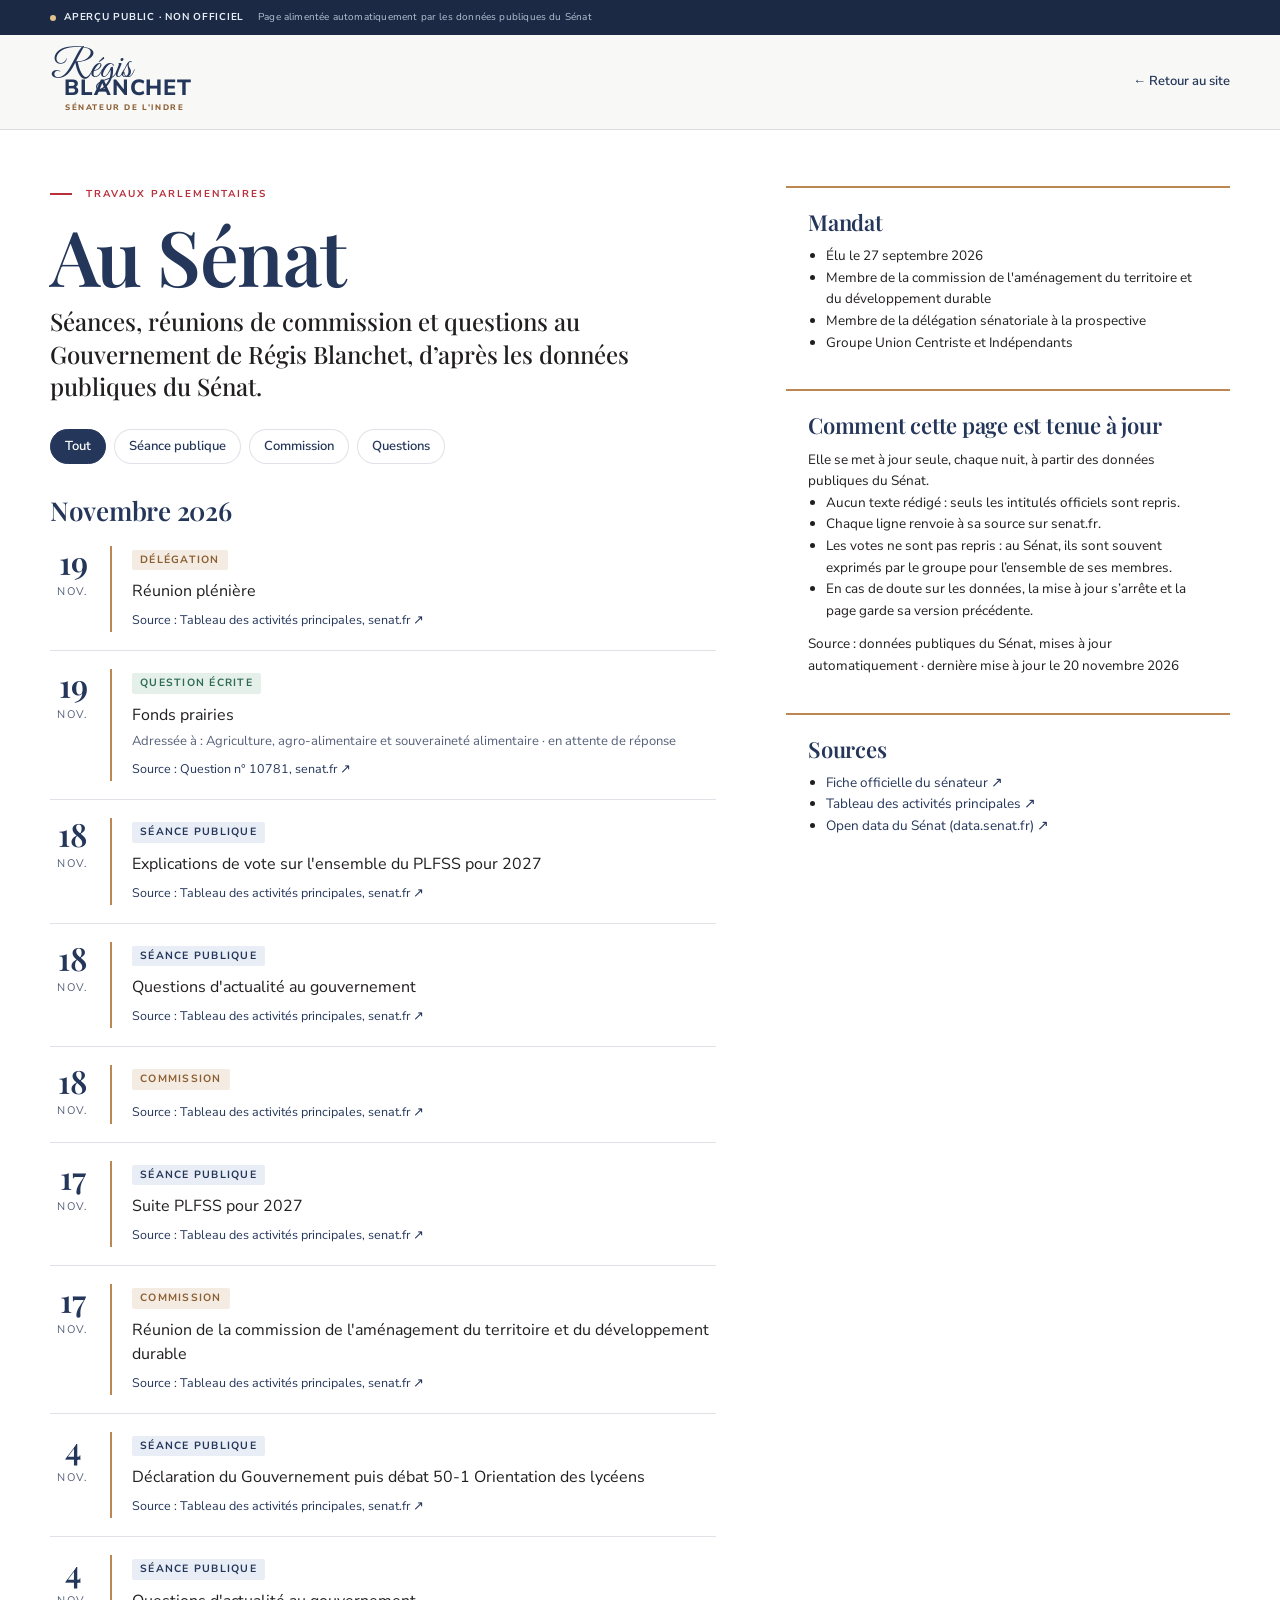
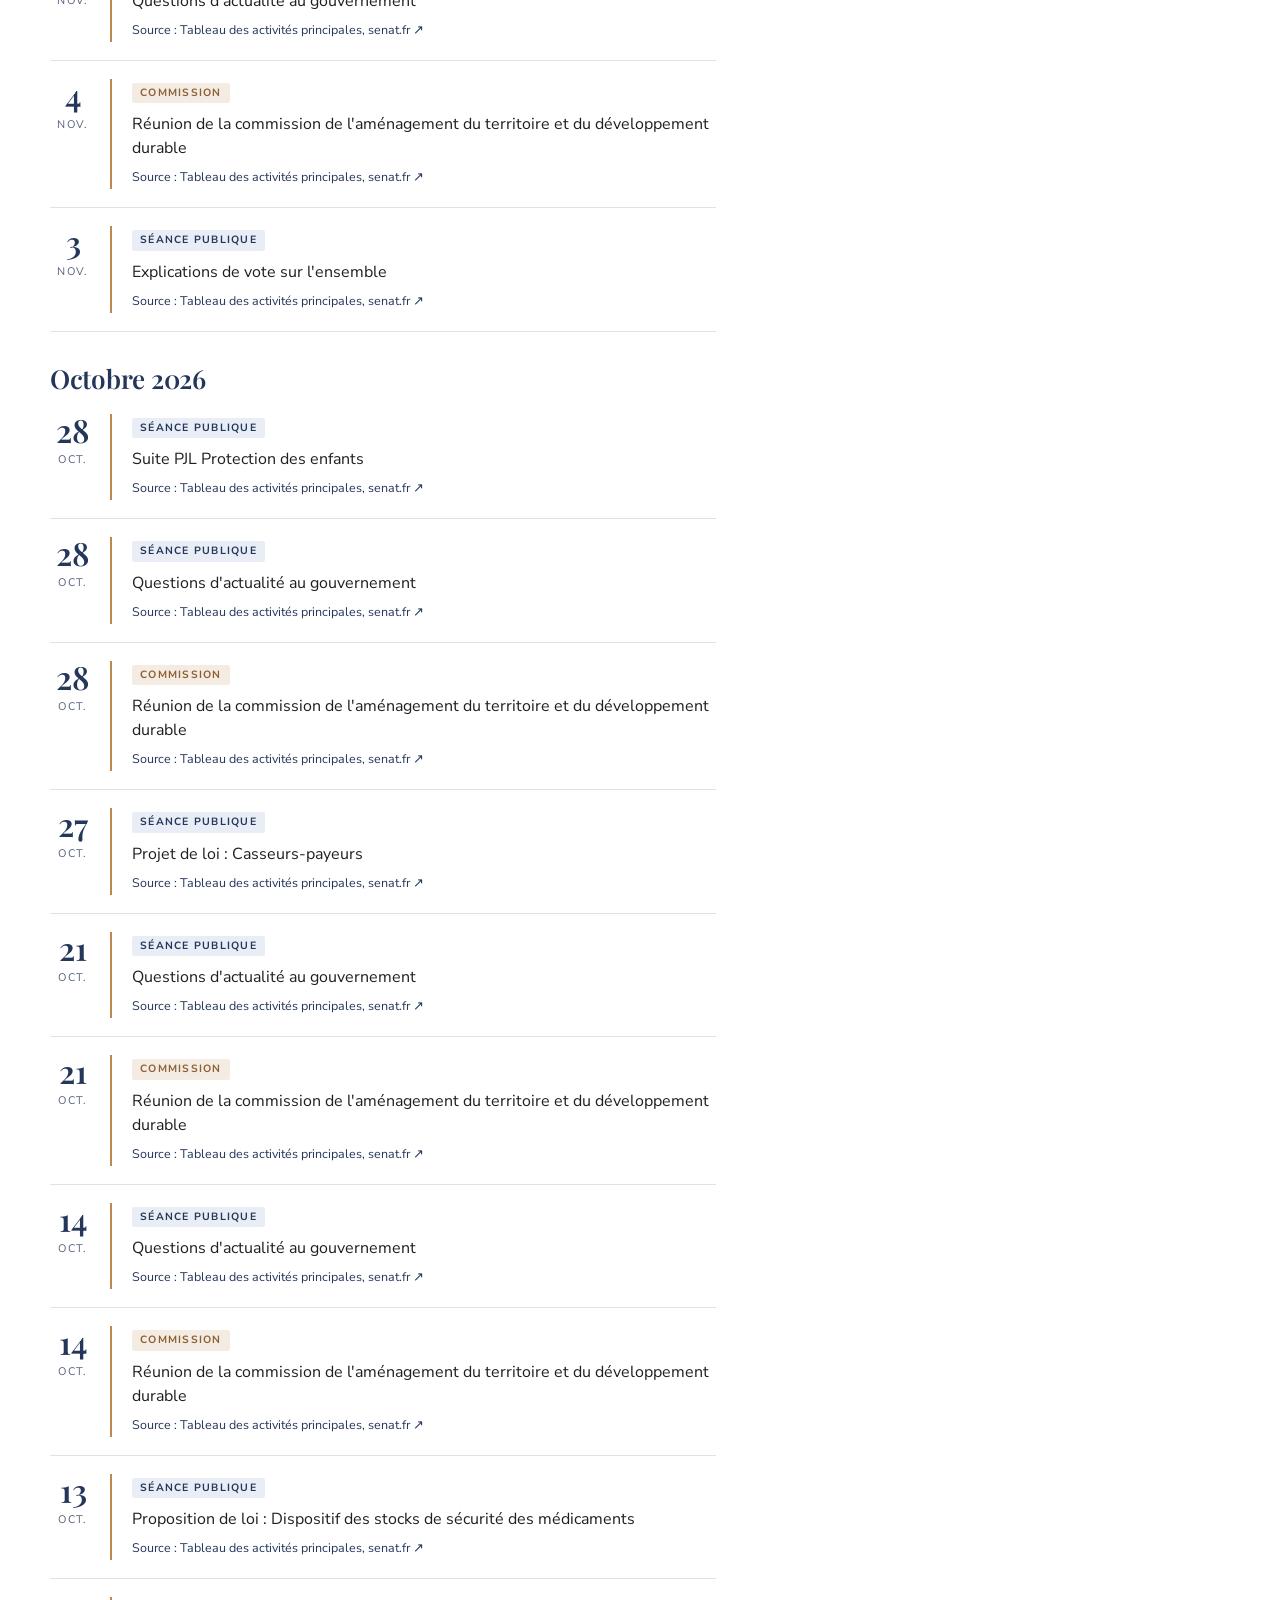
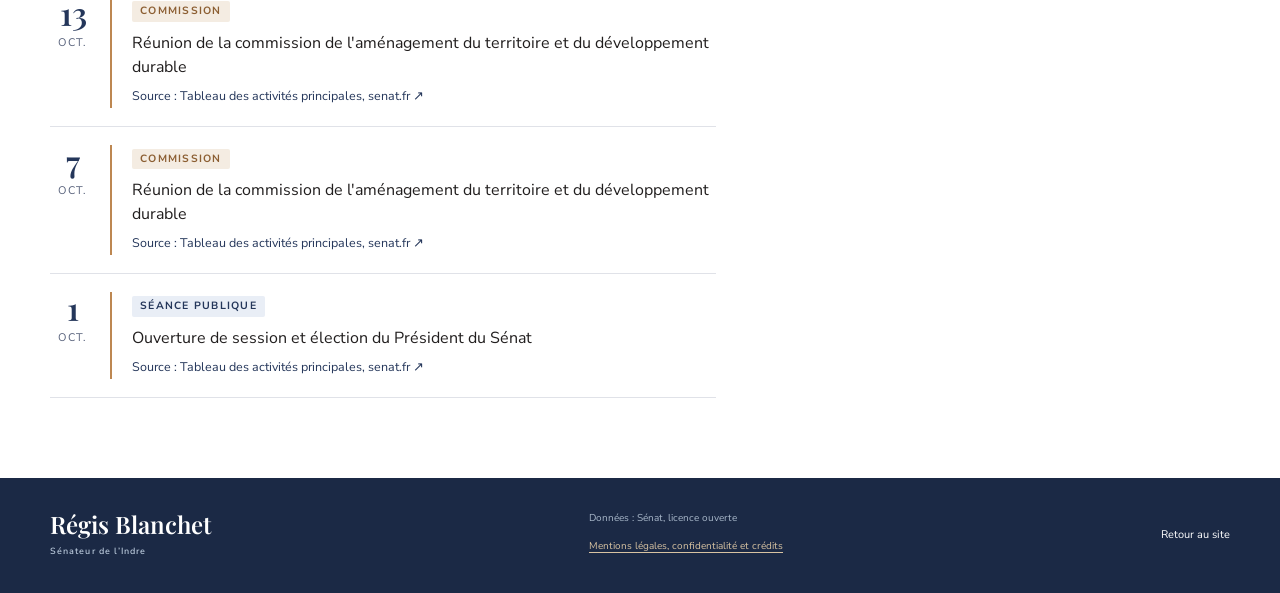
<file: au-senat.html>
<!doctype html>
<html lang="fr">
<head>
  <meta charset="utf-8">
  <meta name="viewport" content="width=device-width, initial-scale=1">
  <meta name="robots" content="noindex">
  <title>Au Sénat | Régis Blanchet</title>
  <meta name="description" content="Activité parlementaire de Régis Blanchet, sénateur de l'Indre, mise à jour automatiquement à partir des données publiques du Sénat.">
  <link rel="icon" type="image/svg+xml" href="favicon.svg">
  <link rel="stylesheet" href="assets/css/fonts.css?v=2">
  <link rel="stylesheet" href="assets/css/style.css?v=20261022-charte">
  <script src="assets/js/travaux-data.js" defer></script>
  <script src="assets/js/travaux.js?v=3" defer></script>
</head>
<body>
  <div class="prototype-bar"><div class="shell prototype-inner"><span class="prototype-chip"><span class="live-dot"></span>APERÇU PUBLIC · NON OFFICIEL</span><span class="prototype-caption">Page alimentée automatiquement par les données publiques du Sénat</span></div></div>
  <header class="site-header"><div class="shell header-inner">
    <a class="brand" href="index.html" aria-label="Retour à l’accueil"><span class="brand-sig"><span class="sig-prenom">Régis</span><span class="sig-nom">BLANCHET</span><span class="sig-fonction">SÉNATEUR DE L’INDRE</span></span></a>
    <a class="r-back-top" href="index.html#mandat">← Retour au site</a>
  </div></header>
  <main id="au-senat" class="rencontre-page tv-page">
    <div class="shell r-grid">
      <div class="r-main">
        <div class="section-overline"><span class="overline-square"></span> TRAVAUX PARLEMENTAIRES</div>
        <h1>Au Sénat</h1>
        <p class="r-lead">Séances, réunions de commission et questions au Gouvernement de Régis Blanchet, d’après les données publiques du Sénat.</p>
        <div class="tv-filtres" role="group" aria-label="Filtrer l’activité"></div>
        <div class="tv-full" aria-live="polite"><noscript><p>Cette page nécessite JavaScript. Voir la <a href="https://www.senat.fr/senateur/blanchet_regis21652w.html">fiche officielle</a>.</p></noscript></div>
      </div>
      <aside class="r-side">
        <div class="tv-side-box tv-side-profil"><h2>Mandat</h2></div>
        <div class="tv-side-box">
          <h2>Comment cette page est tenue à jour</h2>
          <p>Elle se met à jour seule, chaque nuit, à partir des données publiques du Sénat.</p>
          <ul class="tv-regles">
            <li>Aucun texte rédigé : seuls les intitulés officiels sont repris.</li>
            <li>Chaque ligne renvoie à sa source sur senat.fr.</li>
            <li>Les votes ne sont pas repris : au Sénat, ils sont souvent exprimés par le groupe pour l’ensemble de ses membres.</li>
            <li>En cas de doute sur les données, la mise à jour s’arrête et la page garde sa version précédente.</li>
          </ul>
          <div class="tv-side-maj"></div>
        </div>
        <div class="tv-side-box"><h2>Sources</h2><ul class="tv-sources"></ul></div>
      </aside>
    </div>
  </main>
  <footer class="footer"><div class="shell footer-inner"><div class="footer-brand">Régis Blanchet <small>Sénateur de l’Indre</small></div><div class="footer-notes"><span>Données : Sénat, licence ouverte</span><a class="footer-legal" href="mentions-legales.html">Mentions légales, confidentialité et crédits</a></div><a href="index.html" class="back-to-top">Retour au site</a></div></footer>
</body>
</html>
</file>
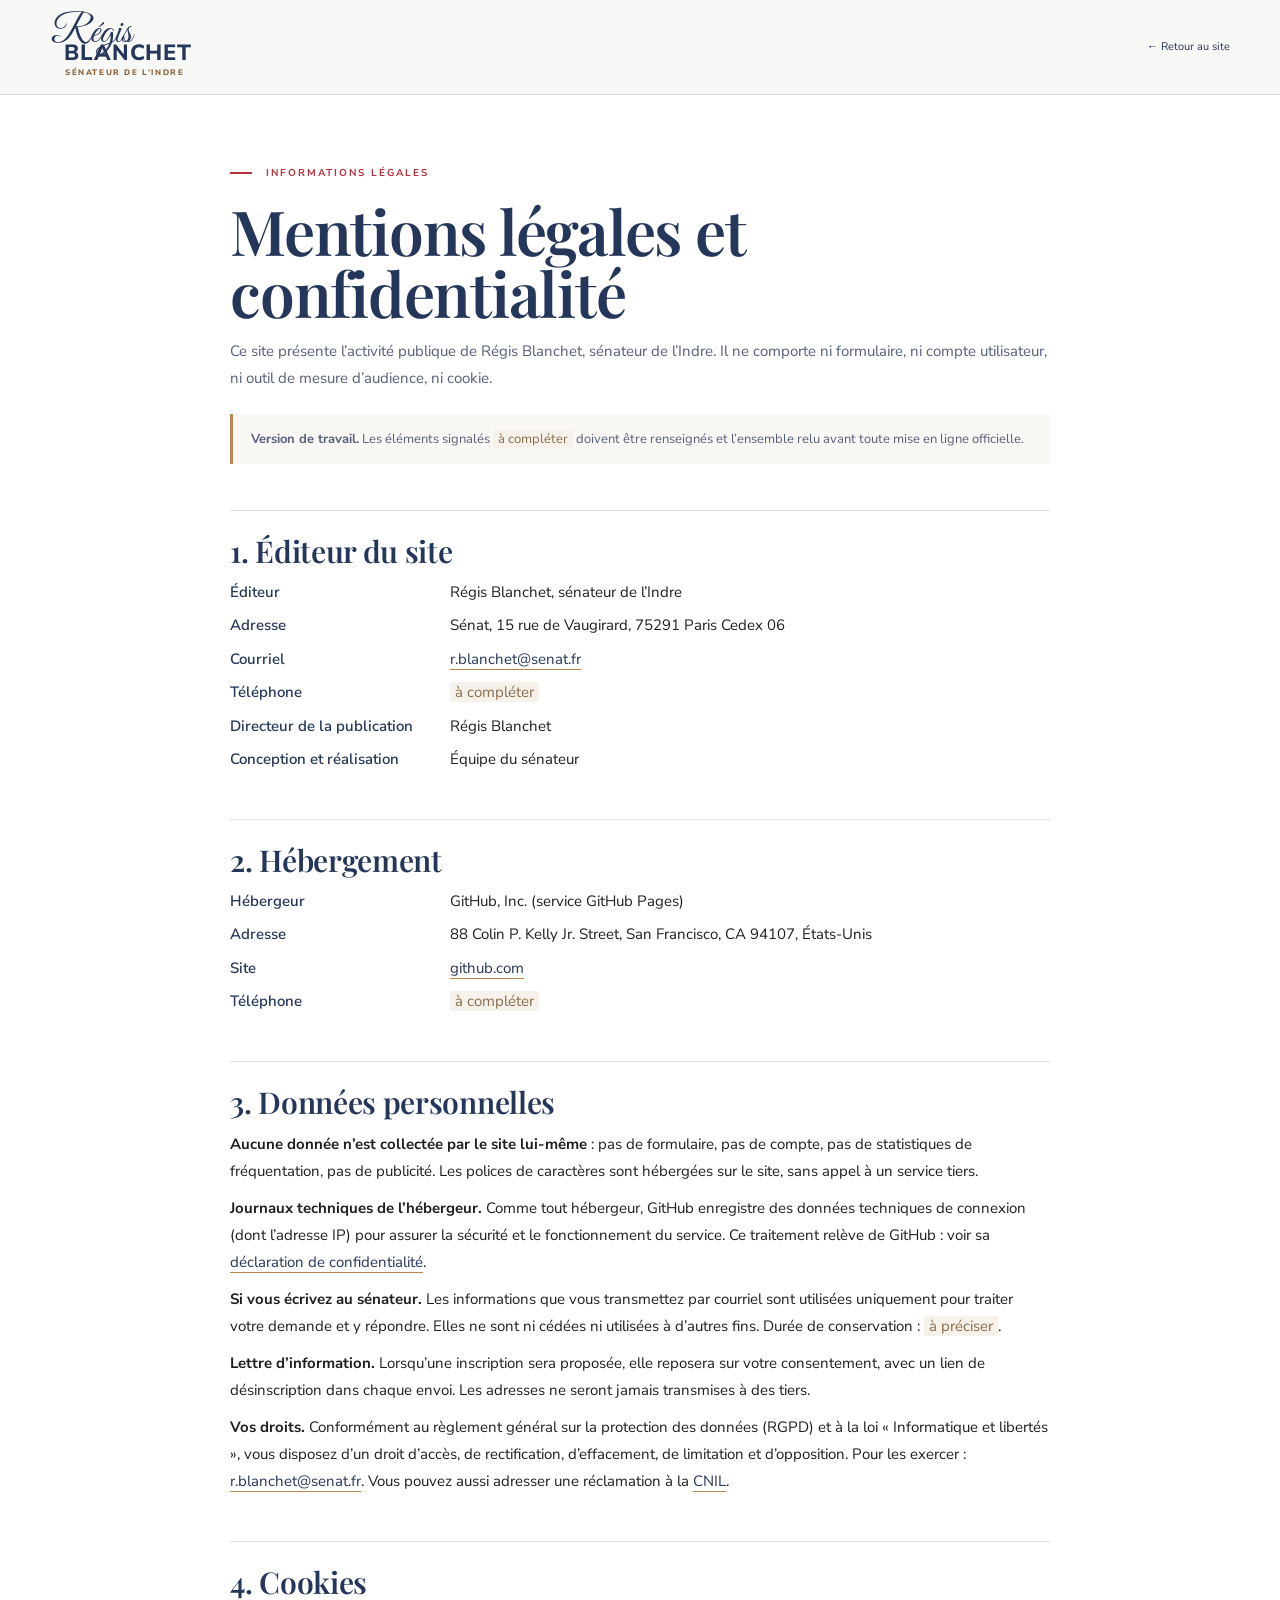
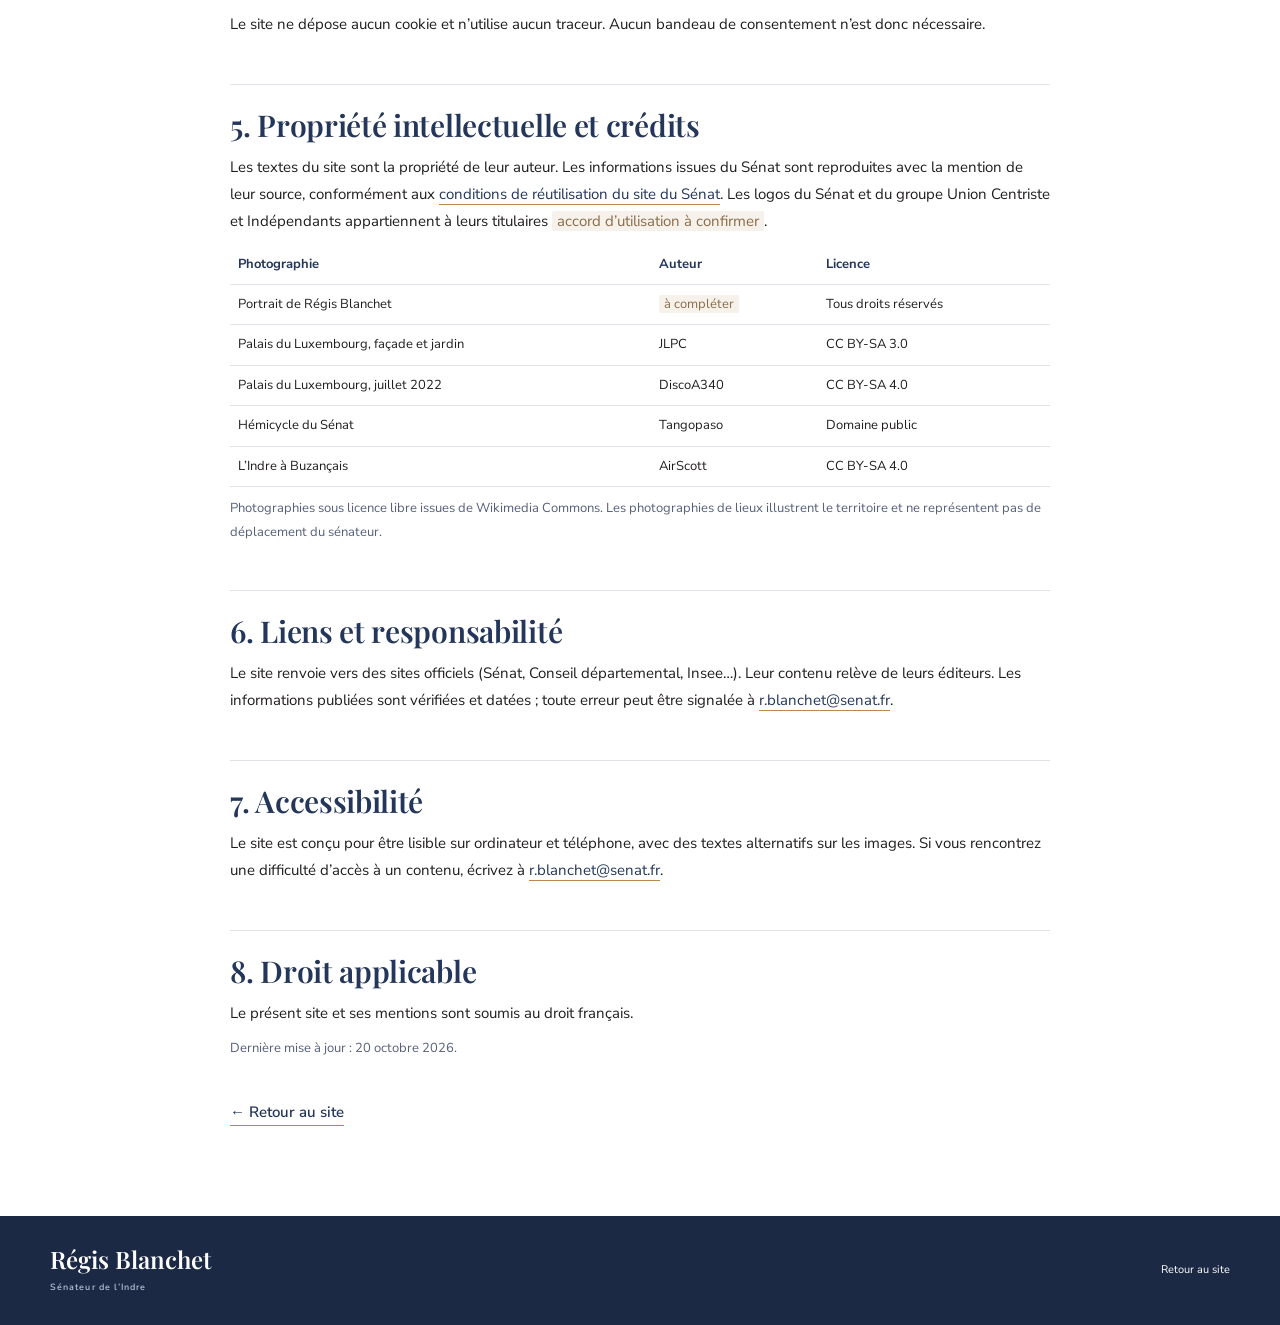
<file: mentions-legales.html>
<!doctype html>
<html lang="fr">
<head>
  <meta charset="utf-8">
  <meta name="viewport" content="width=device-width, initial-scale=1">
  <meta name="robots" content="noindex">
  <title>Mentions légales et confidentialité | Régis Blanchet</title>
  <meta name="description" content="Mentions légales, politique de confidentialité et crédits du site de Régis Blanchet, sénateur de l'Indre.">
  <link rel="icon" type="image/svg+xml" href="favicon.svg">
  <link rel="stylesheet" href="assets/css/fonts.css?v=2">
  <link rel="stylesheet" href="assets/css/style.css?v=20261022-charte">
  <style>
    .legal{background:#fff;padding:70px 0 90px}
    .legal .shell{max-width:820px}
    .legal h1{font:600 clamp(40px,6vw,62px)/1 var(--serif);color:var(--navy);margin:18px 0 14px;letter-spacing:-.02em}
    .legal .lead{font-size:15px;color:var(--ink-soft);line-height:1.8}
    .legal .warn{margin-top:22px;border-left:3px solid var(--terracotta);background:var(--cream);padding:14px 18px;font-size:13px;color:var(--ink-soft);line-height:1.7}
    .legal h2{font:600 30px/1.1 var(--serif);color:var(--navy);margin:46px 0 12px;padding-top:24px;border-top:1px solid var(--line)}
    .legal p,.legal li{font-size:15px;line-height:1.8;color:var(--ink)}
    .legal p+p{margin-top:10px}
    .legal ul{margin:8px 0 0 20px}
    .legal a{color:var(--navy);border-bottom:1px solid var(--terracotta)}
    .legal dl{display:grid;grid-template-columns:200px 1fr;gap:8px 20px;margin-top:8px;font-size:15px;line-height:1.7}
    .legal dt{font-weight:600;color:var(--navy)}
    .legal dd{margin:0}
    .legal .todo{background:#F6F1EA;color:#8a6d4a;padding:0 5px;border-radius:2px}
    .legal table{width:100%;border-collapse:collapse;margin-top:10px;font-size:13px}
    .legal th,.legal td{text-align:left;padding:9px 8px;border-bottom:1px solid var(--line);vertical-align:top}
    .legal th{color:var(--navy);font-weight:700}
    .back{display:inline-block;margin-top:40px;font-weight:600;color:var(--navy)}
    @media(max-width:640px){.legal{padding:48px 0 70px}.legal dl{grid-template-columns:1fr;gap:2px}.legal dt{margin-top:10px}.legal table{font-size:12px}}
  </style>
</head>
<body>
  <header class="site-header"><div class="shell header-inner">
    <a class="brand" href="index.html" aria-label="Retour à l’accueil"><span class="brand-sig"><span class="sig-prenom">Régis</span><span class="sig-nom">BLANCHET</span><span class="sig-fonction">SÉNATEUR DE L’INDRE</span></span></a>
    <a class="back-to-top" style="color:var(--navy)" href="index.html">← Retour au site</a>
  </div></header>

  <main class="legal" id="main"><div class="shell">
    <div class="section-overline"><span class="overline-square"></span> INFORMATIONS LÉGALES</div>
    <h1>Mentions légales et confidentialité</h1>
    <p class="lead">Ce site présente l’activité publique de Régis Blanchet, sénateur de l’Indre. Il ne comporte ni formulaire, ni compte utilisateur, ni outil de mesure d’audience, ni cookie.</p>
    <p class="warn"><strong>Version de travail.</strong> Les éléments signalés <span class="todo">à compléter</span> doivent être renseignés et l’ensemble relu avant toute mise en ligne officielle.</p>

    <h2>1. Éditeur du site</h2>
    <dl>
      <dt>Éditeur</dt><dd>Régis Blanchet, sénateur de l’Indre</dd>
      <dt>Adresse</dt><dd>Sénat, 15 rue de Vaugirard, 75291 Paris Cedex 06</dd>
      <dt>Courriel</dt><dd><a href="mailto:r.blanchet@senat.fr">r.blanchet@senat.fr</a></dd>
      <dt>Téléphone</dt><dd><span class="todo">à compléter</span></dd>
      <dt>Directeur de la publication</dt><dd>Régis Blanchet</dd>
      <dt>Conception et réalisation</dt><dd>Équipe du sénateur</dd>
    </dl>

    <h2>2. Hébergement</h2>
    <dl>
      <dt>Hébergeur</dt><dd>GitHub, Inc. (service GitHub Pages)</dd>
      <dt>Adresse</dt><dd>88 Colin P. Kelly Jr. Street, San Francisco, CA 94107, États-Unis</dd>
      <dt>Site</dt><dd><a href="https://github.com" target="_blank" rel="noopener noreferrer">github.com</a></dd>
      <dt>Téléphone</dt><dd><span class="todo">à compléter</span></dd>
    </dl>

    <h2>3. Données personnelles</h2>
    <p><strong>Aucune donnée n’est collectée par le site lui-même</strong> : pas de formulaire, pas de compte, pas de statistiques de fréquentation, pas de publicité. Les polices de caractères sont hébergées sur le site, sans appel à un service tiers.</p>
    <p><strong>Journaux techniques de l’hébergeur.</strong> Comme tout hébergeur, GitHub enregistre des données techniques de connexion (dont l’adresse IP) pour assurer la sécurité et le fonctionnement du service. Ce traitement relève de GitHub : voir sa <a href="https://docs.github.com/fr/site-policy/privacy-policies/github-general-privacy-statement" target="_blank" rel="noopener noreferrer">déclaration de confidentialité</a>.</p>
    <p><strong>Si vous écrivez au sénateur.</strong> Les informations que vous transmettez par courriel sont utilisées uniquement pour traiter votre demande et y répondre. Elles ne sont ni cédées ni utilisées à d’autres fins. Durée de conservation : <span class="todo">à préciser</span>.</p>
    <p><strong>Lettre d’information.</strong> Lorsqu’une inscription sera proposée, elle reposera sur votre consentement, avec un lien de désinscription dans chaque envoi. Les adresses ne seront jamais transmises à des tiers.</p>
    <p><strong>Vos droits.</strong> Conformément au règlement général sur la protection des données (RGPD) et à la loi « Informatique et libertés », vous disposez d’un droit d’accès, de rectification, d’effacement, de limitation et d’opposition. Pour les exercer : <a href="mailto:r.blanchet@senat.fr">r.blanchet@senat.fr</a>. Vous pouvez aussi adresser une réclamation à la <a href="https://www.cnil.fr/fr/plaintes" target="_blank" rel="noopener noreferrer">CNIL</a>.</p>

    <h2>4. Cookies</h2>
    <p>Le site ne dépose aucun cookie et n’utilise aucun traceur. Aucun bandeau de consentement n’est donc nécessaire.</p>

    <h2>5. Propriété intellectuelle et crédits</h2>
    <p>Les textes du site sont la propriété de leur auteur. Les informations issues du Sénat sont reproduites avec la mention de leur source, conformément aux <a href="https://www.senat.fr/mentions-legales.html" target="_blank" rel="noopener noreferrer">conditions de réutilisation du site du Sénat</a>. Les logos du Sénat et du groupe Union Centriste et Indépendants appartiennent à leurs titulaires <span class="todo">accord d’utilisation à confirmer</span>.</p>
    <table>
      <thead><tr><th>Photographie</th><th>Auteur</th><th>Licence</th></tr></thead>
      <tbody>
        <tr><td>Portrait de Régis Blanchet</td><td><span class="todo">à compléter</span></td><td>Tous droits réservés</td></tr>
        <tr><td>Palais du Luxembourg, façade et jardin</td><td>JLPC</td><td>CC BY-SA 3.0</td></tr>
        <tr><td>Palais du Luxembourg, juillet 2022</td><td>DiscoA340</td><td>CC BY-SA 4.0</td></tr>
        <tr><td>Hémicycle du Sénat</td><td>Tangopaso</td><td>Domaine public</td></tr>
        <tr><td>L’Indre à Buzançais</td><td>AirScott</td><td>CC BY-SA 4.0</td></tr>
      </tbody>
    </table>
    <p style="font-size:13px;color:var(--ink-soft);margin-top:10px">Photographies sous licence libre issues de Wikimedia Commons. Les photographies de lieux illustrent le territoire et ne représentent pas de déplacement du sénateur.</p>

    <h2>6. Liens et responsabilité</h2>
    <p>Le site renvoie vers des sites officiels (Sénat, Conseil départemental, Insee…). Leur contenu relève de leurs éditeurs. Les informations publiées sont vérifiées et datées ; toute erreur peut être signalée à <a href="mailto:r.blanchet@senat.fr">r.blanchet@senat.fr</a>.</p>

    <h2>7. Accessibilité</h2>
    <p>Le site est conçu pour être lisible sur ordinateur et téléphone, avec des textes alternatifs sur les images. Si vous rencontrez une difficulté d’accès à un contenu, écrivez à <a href="mailto:r.blanchet@senat.fr">r.blanchet@senat.fr</a>.</p>

    <h2>8. Droit applicable</h2>
    <p>Le présent site et ses mentions sont soumis au droit français.</p>
    <p style="font-size:13px;color:var(--ink-soft)">Dernière mise à jour : 20 octobre 2026.</p>

    <a class="back" href="index.html">← Retour au site</a>
  </div></main>

  <footer class="footer"><div class="shell footer-inner"><div class="footer-brand">Régis Blanchet <small>Sénateur de l’Indre</small></div><a href="index.html" class="back-to-top">Retour au site</a></div></footer>
</body>
</html>
</file>
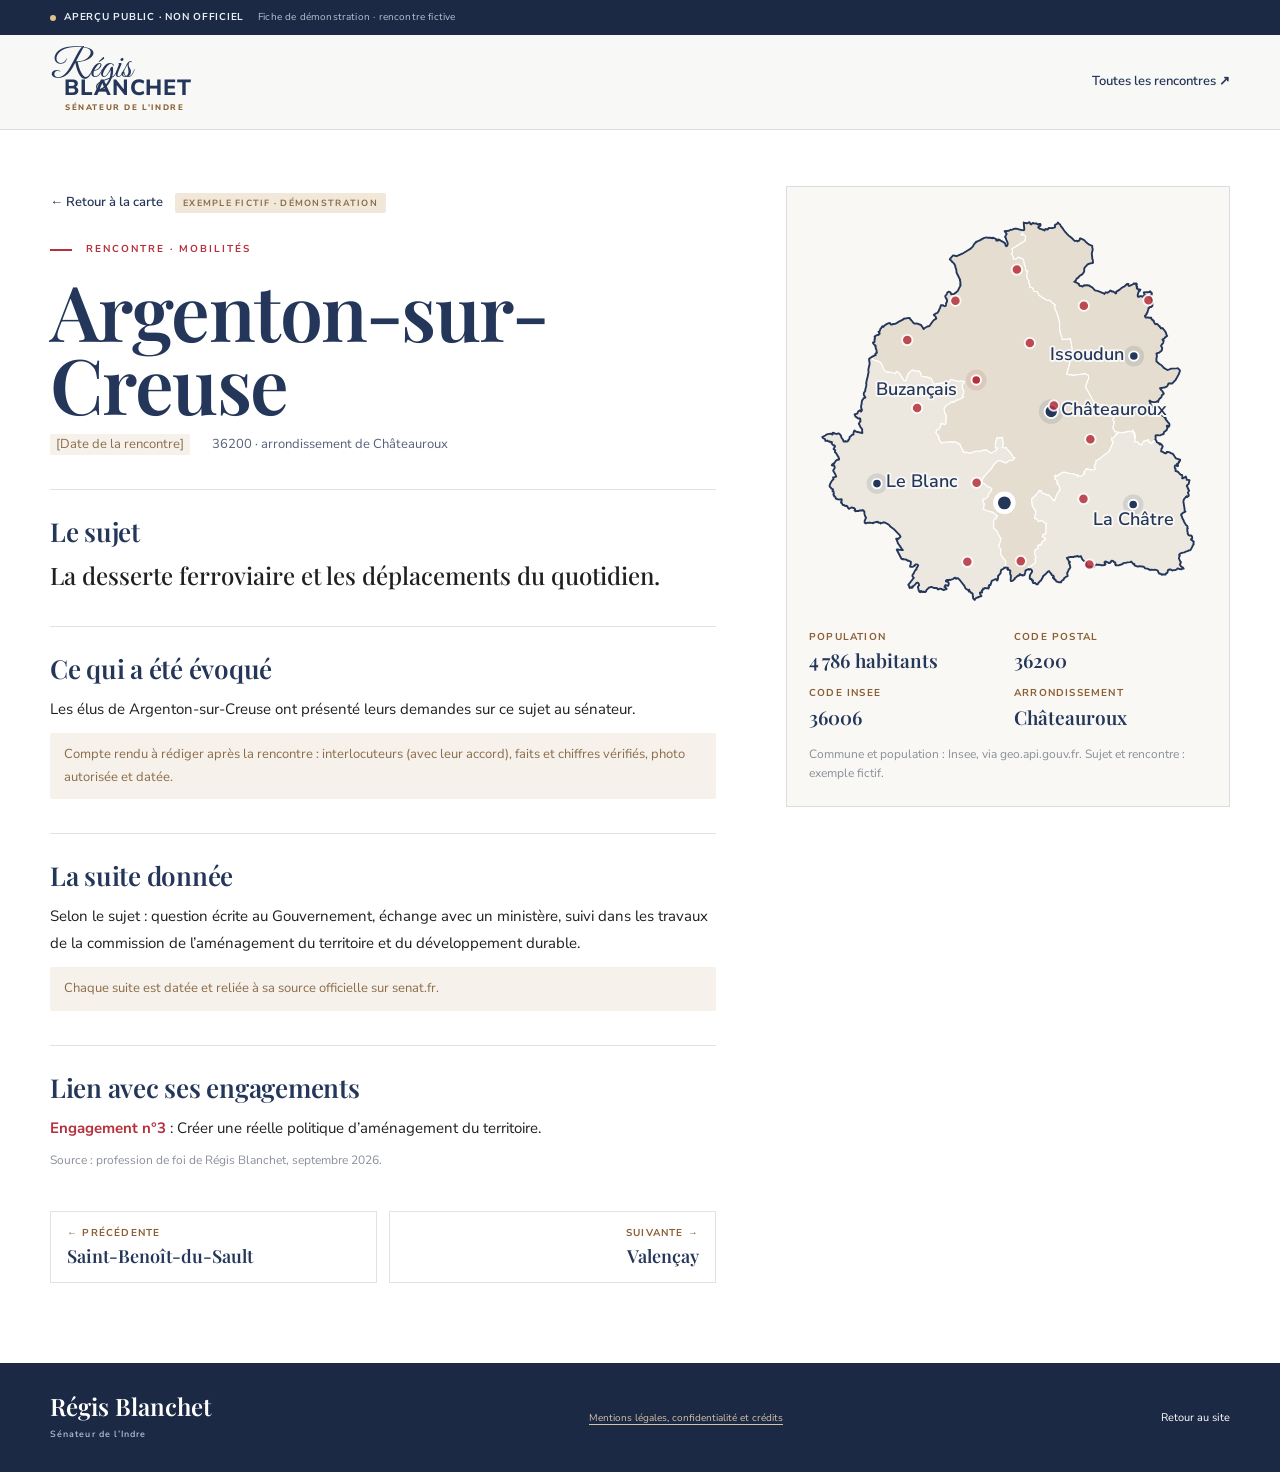
<file: rencontre.html>
<!doctype html>
<html lang="fr">
<head>
  <meta charset="utf-8">
  <meta name="viewport" content="width=device-width, initial-scale=1">
  <meta name="robots" content="noindex">
  <title>Rencontre (exemple) | Régis Blanchet</title>
  <meta name="description" content="Fiche d'exemple d'une rencontre de Régis Blanchet dans l'Indre (démonstration).">
  <link rel="icon" type="image/svg+xml" href="favicon.svg">
  <link rel="stylesheet" href="assets/css/fonts.css?v=2">
  <link rel="stylesheet" href="assets/css/style.css?v=20261022-charte">
  <script src="assets/js/rencontres-data.js?v=9" defer></script>
  <script src="assets/js/carte.js?v=10" defer></script>
</head>
<body>
  <div class="prototype-bar"><div class="shell prototype-inner"><span class="prototype-chip"><span class="live-dot"></span>APERÇU PUBLIC · NON OFFICIEL</span><span class="prototype-caption">Fiche de démonstration · rencontre fictive</span></div></div>
  <header class="site-header"><div class="shell header-inner">
    <a class="brand" href="index.html" aria-label="Retour à l’accueil"><span class="brand-sig"><span class="sig-prenom">Régis</span><span class="sig-nom">BLANCHET</span><span class="sig-fonction">SÉNATEUR DE L’INDRE</span></span></a>
    <a class="r-back-top" href="index.html?carte=1">Toutes les rencontres ↗</a>
  </div></header>
  <main id="rencontre" class="rencontre-page"><noscript><div class="shell"><p>Cette fiche nécessite JavaScript.</p></div></noscript></main>
  <footer class="footer"><div class="shell footer-inner"><div class="footer-brand">Régis Blanchet <small>Sénateur de l’Indre</small></div><div class="footer-notes"><a class="footer-legal" href="mentions-legales.html">Mentions légales, confidentialité et crédits</a></div><a href="index.html" class="back-to-top">Retour au site</a></div></footer>
</body>
</html>
</file>
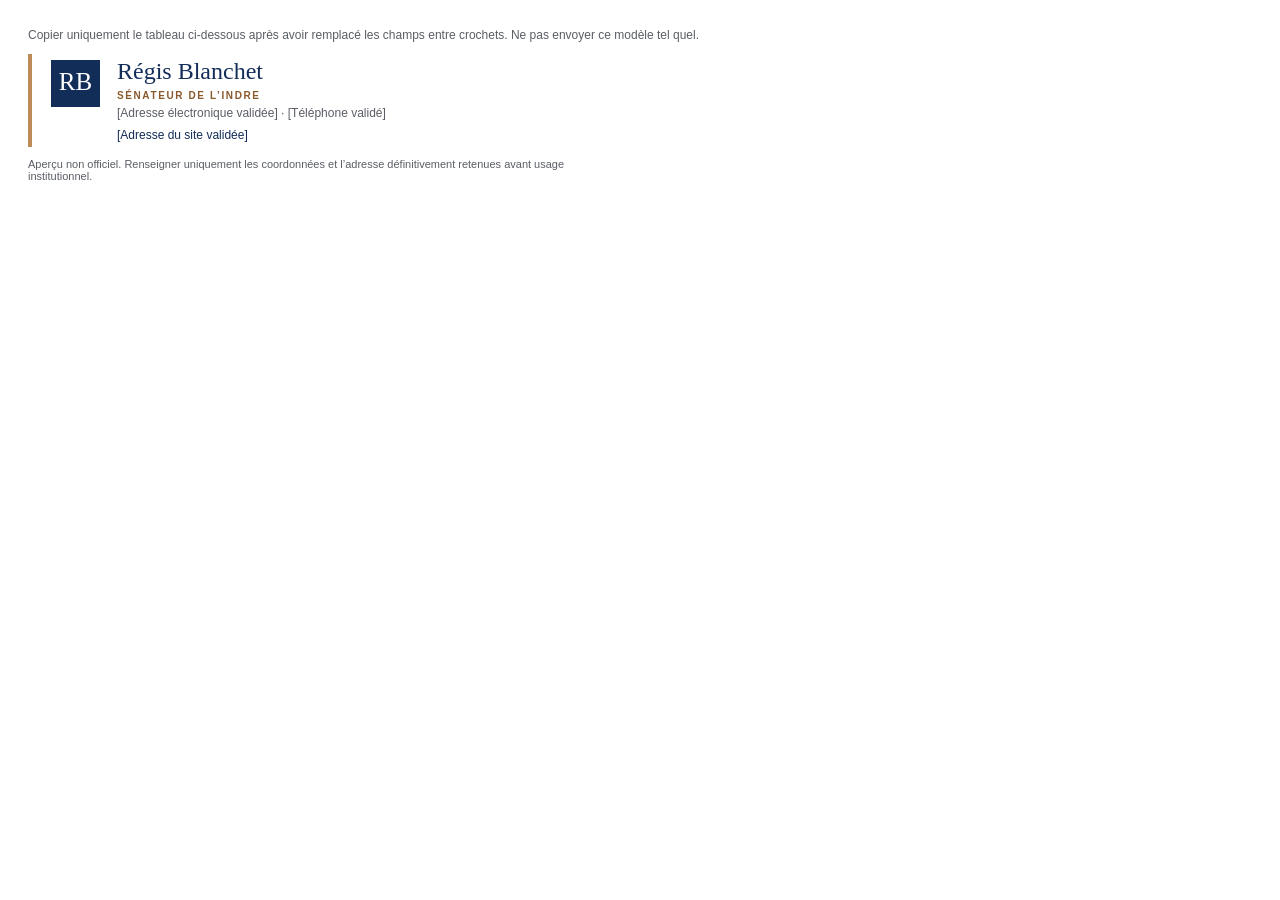
<file: kit-communication/modele-signature-email.html>
<!doctype html>
<html lang="fr">
<head><meta charset="utf-8"><title>Signature courriel — modèle à valider</title></head>
<body style="margin:28px;background:#fff;color:#222;font-family:Arial,sans-serif">
  <p style="font-size:12px;color:#5a5e65">Copier uniquement le tableau ci-dessous après avoir remplacé les champs entre crochets. Ne pas envoyer ce modèle tel quel.</p>
  <table role="presentation" cellpadding="0" cellspacing="0" style="border-collapse:collapse;border-left:4px solid #BD8B57">
    <tr>
      <td style="padding:6px 17px 6px 19px;vertical-align:top">
        <div style="height:47px;width:49px;background:#132D59;color:#fff;font:25px Georgia,serif;text-align:center;line-height:43px">RB</div>
      </td>
      <td style="padding:4px 0 4px 0;vertical-align:top">
        <strong style="font:24px Georgia,serif;color:#132D59">Régis Blanchet</strong><br>
        <span style="font-size:10px;letter-spacing:1.6px;color:#8A5A2E;font-weight:bold">SÉNATEUR DE L’INDRE</span><br>
        <span style="font-size:12px;line-height:1.8;color:#5a5e65">[Adresse électronique validée] · [Téléphone validé]</span><br>
        <span style="font-size:12px;color:#132D59">[Adresse du site validée]</span>
      </td>
    </tr>
  </table>
  <p style="max-width:600px;font-size:11px;color:#5a5e65">Aperçu non officiel. Renseigner uniquement les coordonnées et l’adresse définitivement retenues avant usage institutionnel.</p>
</body>
</html>
</file>
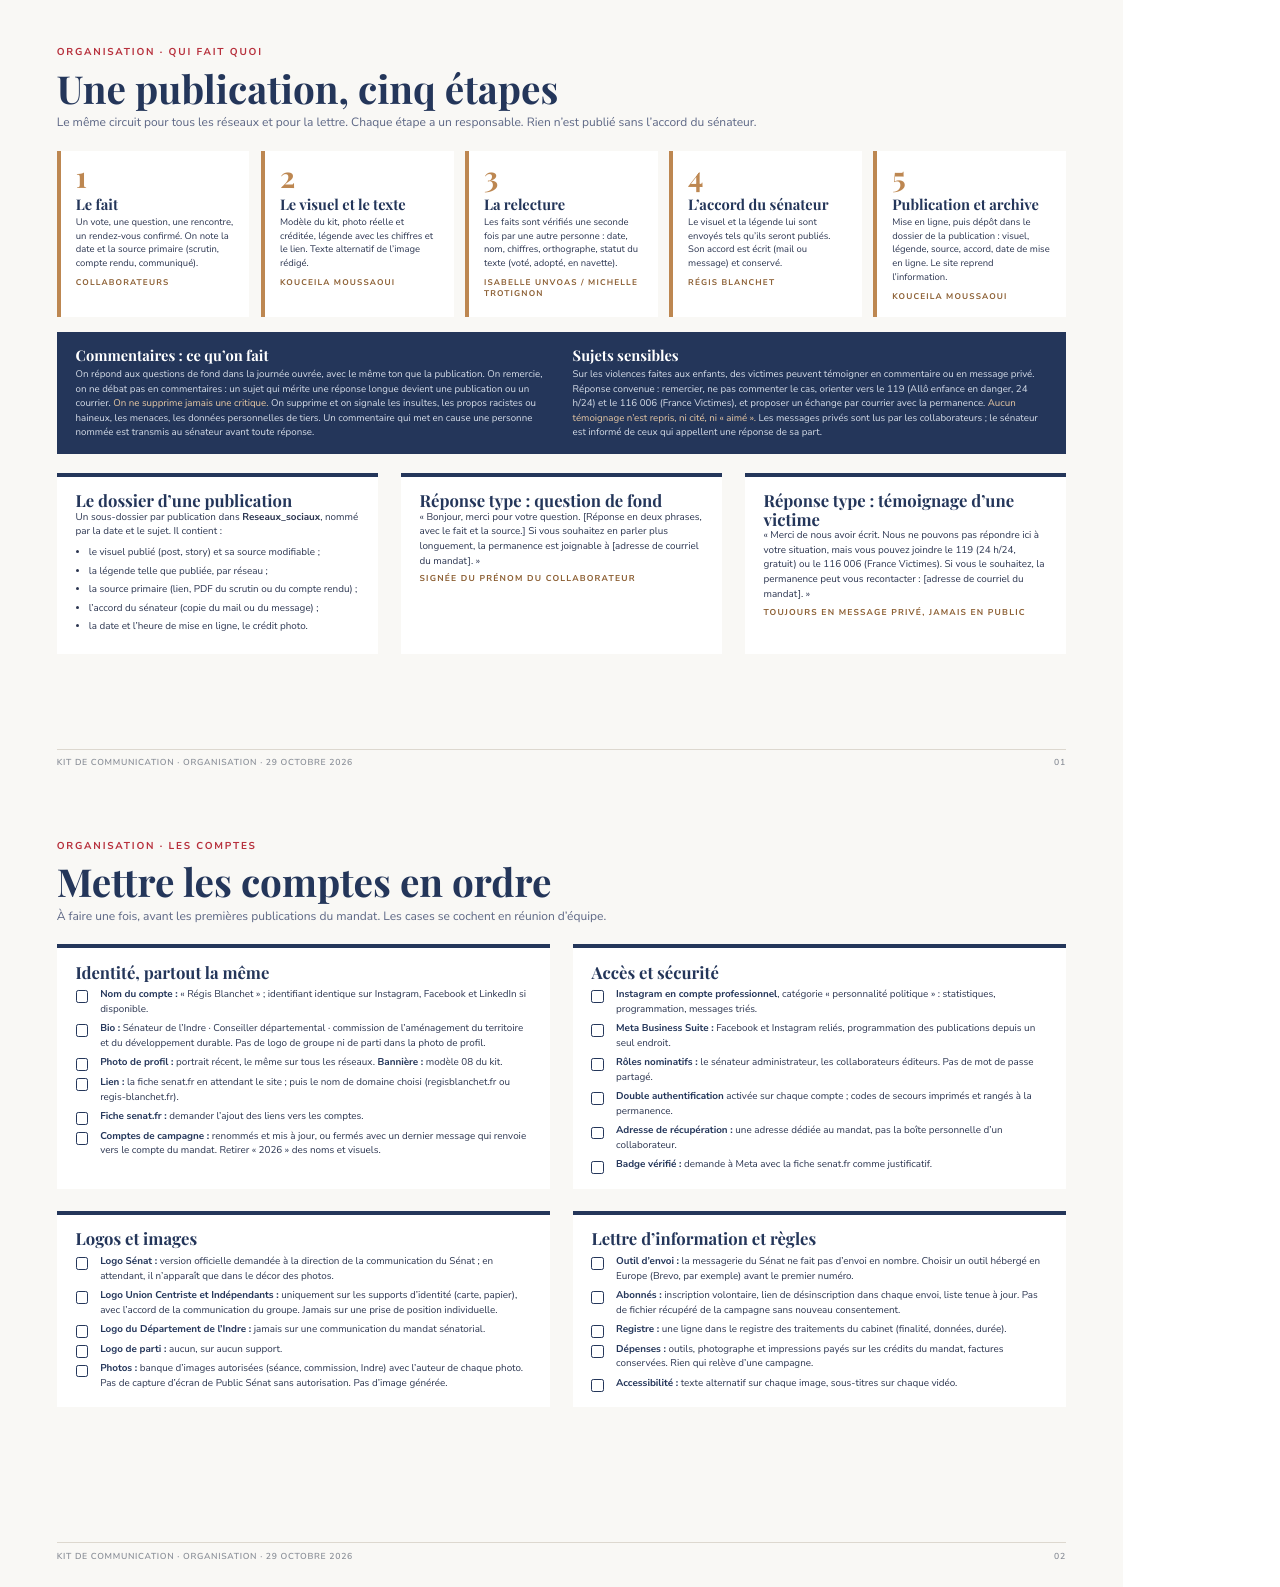
<file: kit-communication/exemples/kit3.html>
<!doctype html>
<html lang="fr"><head><meta charset="utf-8"><title>Organisation des comptes et modération</title>
<link rel="stylesheet" href="base.css">
<style>
@page{size:297mm 210mm;margin:0}
.page{width:297mm;height:210mm;position:relative;overflow:hidden;background:var(--ivory);padding:12mm 15mm 0;page-break-after:always}
.kicker{font:700 7.5pt 'IN';letter-spacing:.18em;color:var(--rouge);text-transform:uppercase}
h1{font:600 29pt/1.02 'CG';color:var(--navy);margin:2.5mm 0 1.5mm}
.lead{font-size:9pt;color:var(--soft);line-height:1.5;max-width:235mm}
.foot{position:absolute;left:15mm;right:15mm;bottom:6.5mm;display:flex;justify-content:space-between;font:500 6.5pt 'IN';letter-spacing:.08em;color:#8A8F98;border-top:1px solid var(--line);padding-top:2mm;text-transform:uppercase}
.cols{display:grid;grid-template-columns:1fr 1fr 1fr;gap:6mm;margin-top:5mm}
.box{background:#fff;padding:4mm 5mm;border-top:1.2mm solid var(--navy)}
.box h4{font:600 12.5pt/1.1 'CG';color:var(--navy)}
.box p,.box li{font-size:7.4pt;line-height:1.5;color:var(--ink)}
.box ul{margin:1.6mm 0 0 3.5mm;padding:0}
.box li{margin-bottom:1mm}
.box li b{color:var(--navy)}
.box .who{font:700 6.4pt 'IN';letter-spacing:.14em;text-transform:uppercase;color:var(--green);margin-top:1mm}
.steps{display:grid;grid-template-columns:repeat(5,1fr);gap:3mm;margin-top:5mm}
.step{background:#fff;padding:3.5mm 4mm 4mm;border-left:1.2mm solid var(--bronze)}
.step b{display:block;font:600 22pt/.9 'CG';color:var(--bronze)}
.step h4{font:600 11pt/1.1 'CG';color:var(--navy);margin:1.5mm 0 1mm}
.step p{font-size:7.1pt;line-height:1.45;color:var(--ink)}
.step .who{font:700 6.2pt 'IN';letter-spacing:.14em;text-transform:uppercase;color:var(--green);margin-top:1.6mm}
.band{margin-top:4mm;background:var(--navy);color:#D6DDE8;padding:3.5mm 5mm;display:grid;grid-template-columns:1fr 1fr;gap:6mm;font-size:7.3pt;line-height:1.5}
.band b{display:block;font:600 11pt 'CG';color:#fff;margin-bottom:.8mm}
.band i{font-style:normal;color:#E8C9A4}
.check{display:grid;grid-template-columns:1fr 1fr;gap:6mm;margin-top:5mm}
.ck{background:#fff;padding:4mm 5mm;border-top:1.2mm solid var(--navy)}
.ck h4{font:600 12.5pt/1.1 'CG';color:var(--navy);margin-bottom:1.6mm}
.ck div{display:grid;grid-template-columns:5mm 1fr;gap:1.2mm 1.5mm;font-size:7.4pt;line-height:1.5;color:var(--ink)}
.ck div span:nth-child(odd){width:3.4mm;height:3.4mm;border:.3mm solid var(--navy);border-radius:.6mm;margin-top:.6mm}
.ck b{color:var(--navy)}
</style></head><body>

<!-- ====== P1 : circuit de publication et modération ====== -->
<section class="page">
  <div class="kicker">Organisation · qui fait quoi</div>
  <h1>Une publication, cinq étapes</h1>
  <p class="lead">Le même circuit pour tous les réseaux et pour la lettre. Chaque étape a un responsable. Rien n’est publié sans l’accord du sénateur.</p>
  <div class="steps">
    <div class="step"><b>1</b><h4>Le fait</h4><p>Un vote, une question, une rencontre, un rendez-vous confirmé. On note la date et la source primaire (scrutin, compte rendu, communiqué).</p><div class="who">Collaborateurs</div></div>
    <div class="step"><b>2</b><h4>Le visuel et le texte</h4><p>Modèle du kit, photo réelle et créditée, légende avec les chiffres et le lien. Texte alternatif de l’image rédigé.</p><div class="who">Kouceila Moussaoui</div></div>
    <div class="step"><b>3</b><h4>La relecture</h4><p>Les faits sont vérifiés une seconde fois par une autre personne : date, nom, chiffres, orthographe, statut du texte (voté, adopté, en navette).</p><div class="who">Isabelle Unvoas / Michelle Trotignon</div></div>
    <div class="step"><b>4</b><h4>L’accord du sénateur</h4><p>Le visuel et la légende lui sont envoyés tels qu’ils seront publiés. Son accord est écrit (mail ou message) et conservé.</p><div class="who">Régis Blanchet</div></div>
    <div class="step"><b>5</b><h4>Publication et archive</h4><p>Mise en ligne, puis dépôt dans le dossier de la publication : visuel, légende, source, accord, date de mise en ligne. Le site reprend l’information.</p><div class="who">Kouceila Moussaoui</div></div>
  </div>
  <div class="band">
    <div><b>Commentaires : ce qu’on fait</b>On répond aux questions de fond dans la journée ouvrée, avec le même ton que la publication. On remercie, on ne débat pas en commentaires : un sujet qui mérite une réponse longue devient une publication ou un courrier. <i>On ne supprime jamais une critique.</i> On supprime et on signale les insultes, les propos racistes ou haineux, les menaces, les données personnelles de tiers. Un commentaire qui met en cause une personne nommée est transmis au sénateur avant toute réponse.</div>
    <div><b>Sujets sensibles</b>Sur les violences faites aux enfants, des victimes peuvent témoigner en commentaire ou en message privé. Réponse convenue : remercier, ne pas commenter le cas, orienter vers le 119 (Allô enfance en danger, 24 h/24) et le 116 006 (France Victimes), et proposer un échange par courrier avec la permanence. <i>Aucun témoignage n’est repris, ni cité, ni « aimé ».</i> Les messages privés sont lus par les collaborateurs ; le sénateur est informé de ceux qui appellent une réponse de sa part.</div>
  </div>
  <div class="cols">
    <div class="box"><h4>Le dossier d’une publication</h4><p>Un sous-dossier par publication dans <b>Reseaux_sociaux</b>, nommé par la date et le sujet. Il contient :</p><ul>
      <li>le visuel publié (post, story) et sa source modifiable ;</li>
      <li>la légende telle que publiée, par réseau ;</li>
      <li>la source primaire (lien, PDF du scrutin ou du compte rendu) ;</li>
      <li>l’accord du sénateur (copie du mail ou du message) ;</li>
      <li>la date et l’heure de mise en ligne, le crédit photo.</li></ul></div>
    <div class="box"><h4>Réponse type : question de fond</h4><p>« Bonjour, merci pour votre question. [Réponse en deux phrases, avec le fait et la source.] Si vous souhaitez en parler plus longuement, la permanence est joignable à [adresse de courriel du mandat]. »</p><div class="who">Signée du prénom du collaborateur</div></div>
    <div class="box"><h4>Réponse type : témoignage d’une victime</h4><p>« Merci de nous avoir écrit. Nous ne pouvons pas répondre ici à votre situation, mais vous pouvez joindre le 119 (24 h/24, gratuit) ou le 116 006 (France Victimes). Si vous le souhaitez, la permanence peut vous recontacter : [adresse de courriel du mandat]. »</p><div class="who">Toujours en message privé, jamais en public</div></div>
  </div>
  <div class="foot"><span>Kit de communication · organisation · 29 octobre 2026</span><span>01</span></div>
</section>

<!-- ====== P2 : comptes ====== -->
<section class="page">
  <div class="kicker">Organisation · les comptes</div>
  <h1>Mettre les comptes en ordre</h1>
  <p class="lead">À faire une fois, avant les premières publications du mandat. Les cases se cochent en réunion d’équipe.</p>
  <div class="check">
    <div class="ck"><h4>Identité, partout la même</h4><div>
      <span></span><span><b>Nom du compte :</b> « Régis Blanchet » ; identifiant identique sur Instagram, Facebook et LinkedIn si disponible.</span>
      <span></span><span><b>Bio :</b> Sénateur de l’Indre · Conseiller départemental · commission de l’aménagement du territoire et du développement durable. Pas de logo de groupe ni de parti dans la photo de profil.</span>
      <span></span><span><b>Photo de profil :</b> portrait récent, le même sur tous les réseaux. <b>Bannière :</b> modèle 08 du kit.</span>
      <span></span><span><b>Lien :</b> la fiche senat.fr en attendant le site ; puis le nom de domaine choisi (regisblanchet.fr ou regis-blanchet.fr).</span>
      <span></span><span><b>Fiche senat.fr :</b> demander l’ajout des liens vers les comptes.</span>
      <span></span><span><b>Comptes de campagne :</b> renommés et mis à jour, ou fermés avec un dernier message qui renvoie vers le compte du mandat. Retirer « 2026 » des noms et visuels.</span>
    </div></div>
    <div class="ck"><h4>Accès et sécurité</h4><div>
      <span></span><span><b>Instagram en compte professionnel</b>, catégorie « personnalité politique » : statistiques, programmation, messages triés.</span>
      <span></span><span><b>Meta Business Suite :</b> Facebook et Instagram reliés, programmation des publications depuis un seul endroit.</span>
      <span></span><span><b>Rôles nominatifs :</b> le sénateur administrateur, les collaborateurs éditeurs. Pas de mot de passe partagé.</span>
      <span></span><span><b>Double authentification</b> activée sur chaque compte ; codes de secours imprimés et rangés à la permanence.</span>
      <span></span><span><b>Adresse de récupération :</b> une adresse dédiée au mandat, pas la boîte personnelle d’un collaborateur.</span>
      <span></span><span><b>Badge vérifié :</b> demande à Meta avec la fiche senat.fr comme justificatif.</span>
    </div></div>
    <div class="ck"><h4>Logos et images</h4><div>
      <span></span><span><b>Logo Sénat :</b> version officielle demandée à la direction de la communication du Sénat ; en attendant, il n’apparaît que dans le décor des photos.</span>
      <span></span><span><b>Logo Union Centriste et Indépendants :</b> uniquement sur les supports d’identité (carte, papier), avec l’accord de la communication du groupe. Jamais sur une prise de position individuelle.</span>
      <span></span><span><b>Logo du Département de l’Indre :</b> jamais sur une communication du mandat sénatorial.</span>
      <span></span><span><b>Logo de parti :</b> aucun, sur aucun support.</span>
      <span></span><span><b>Photos :</b> banque d’images autorisées (séance, commission, Indre) avec l’auteur de chaque photo. Pas de capture d’écran de Public Sénat sans autorisation. Pas d’image générée.</span>
    </div></div>
    <div class="ck"><h4>Lettre d’information et règles</h4><div>
      <span></span><span><b>Outil d’envoi :</b> la messagerie du Sénat ne fait pas d’envoi en nombre. Choisir un outil hébergé en Europe (Brevo, par exemple) avant le premier numéro.</span>
      <span></span><span><b>Abonnés :</b> inscription volontaire, lien de désinscription dans chaque envoi, liste tenue à jour. Pas de fichier récupéré de la campagne sans nouveau consentement.</span>
      <span></span><span><b>Registre :</b> une ligne dans le registre des traitements du cabinet (finalité, données, durée).</span>
      <span></span><span><b>Dépenses :</b> outils, photographe et impressions payés sur les crédits du mandat, factures conservées. Rien qui relève d’une campagne.</span>
      <span></span><span><b>Accessibilité :</b> texte alternatif sur chaque image, sous-titres sur chaque vidéo.</span>
    </div></div>
  </div>
  <div class="foot"><span>Kit de communication · organisation · 29 octobre 2026</span><span>02</span></div>
</section>
</body></html>
</file>
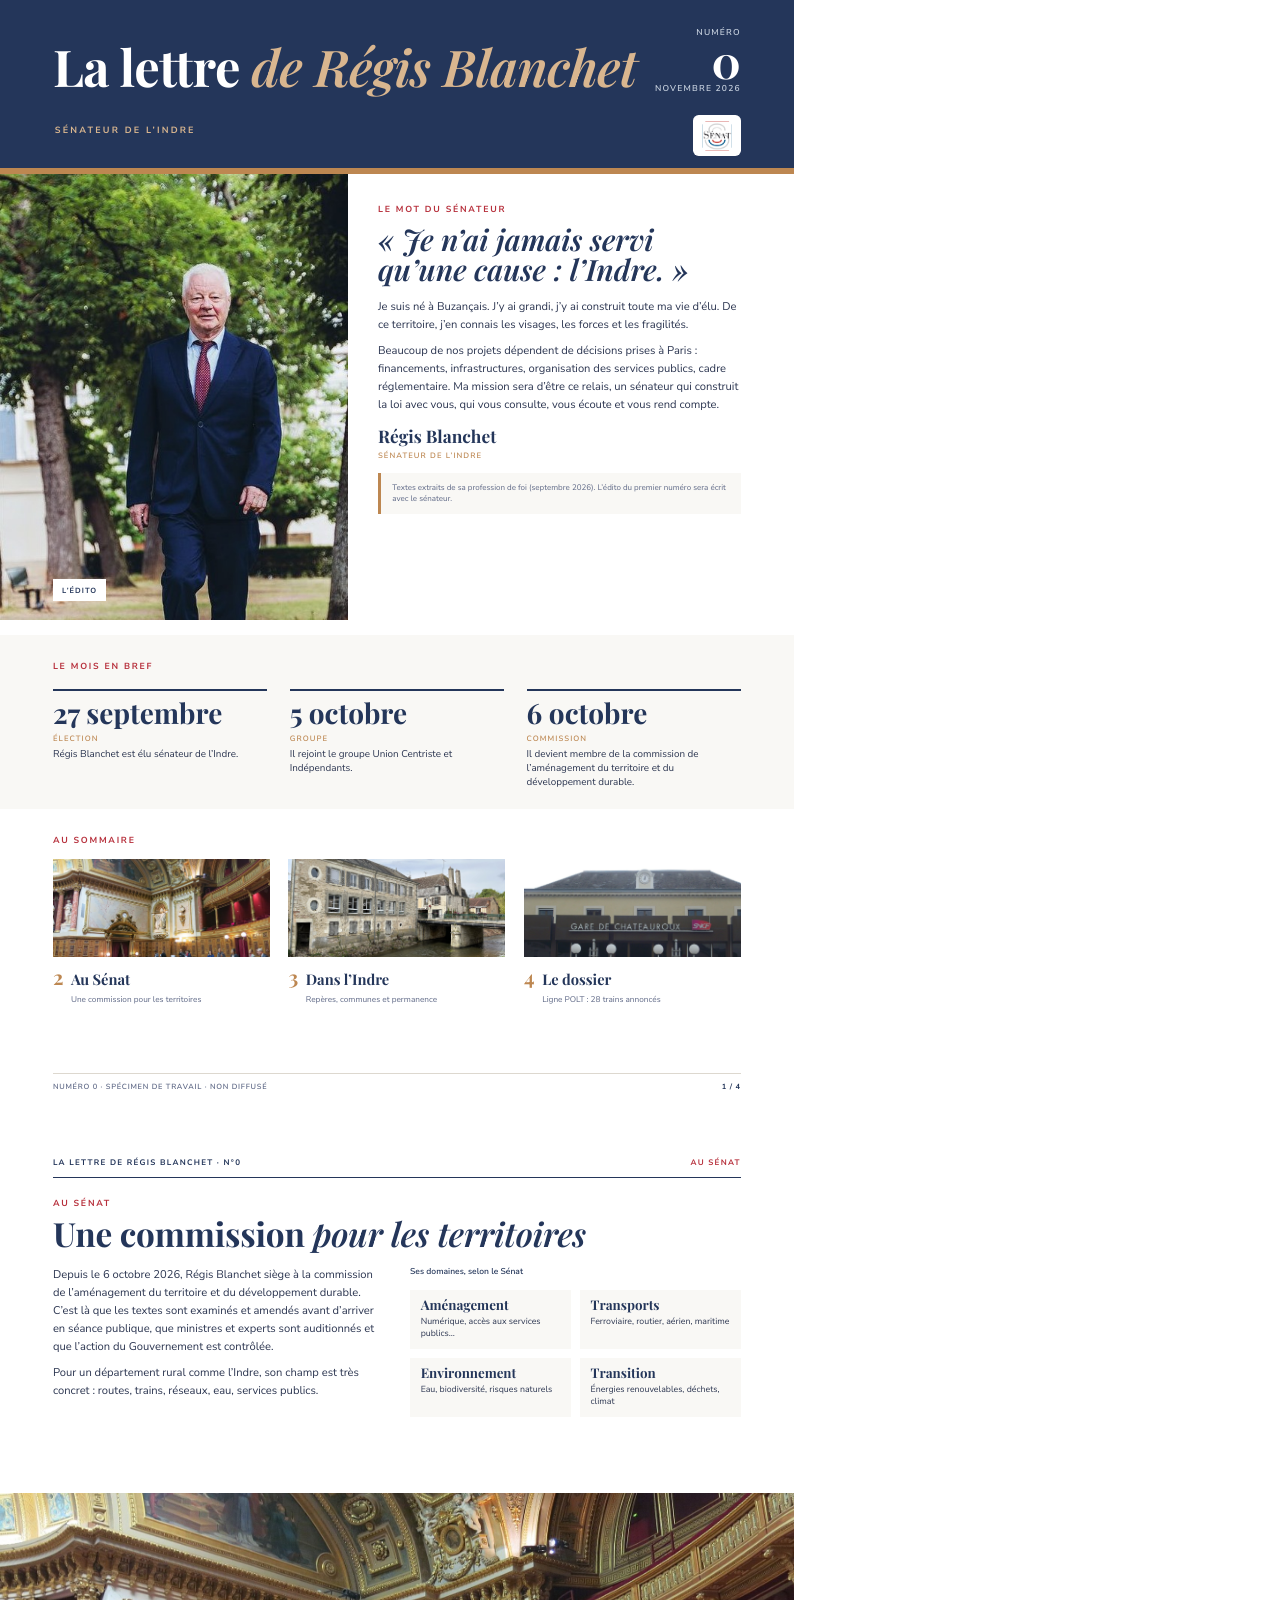
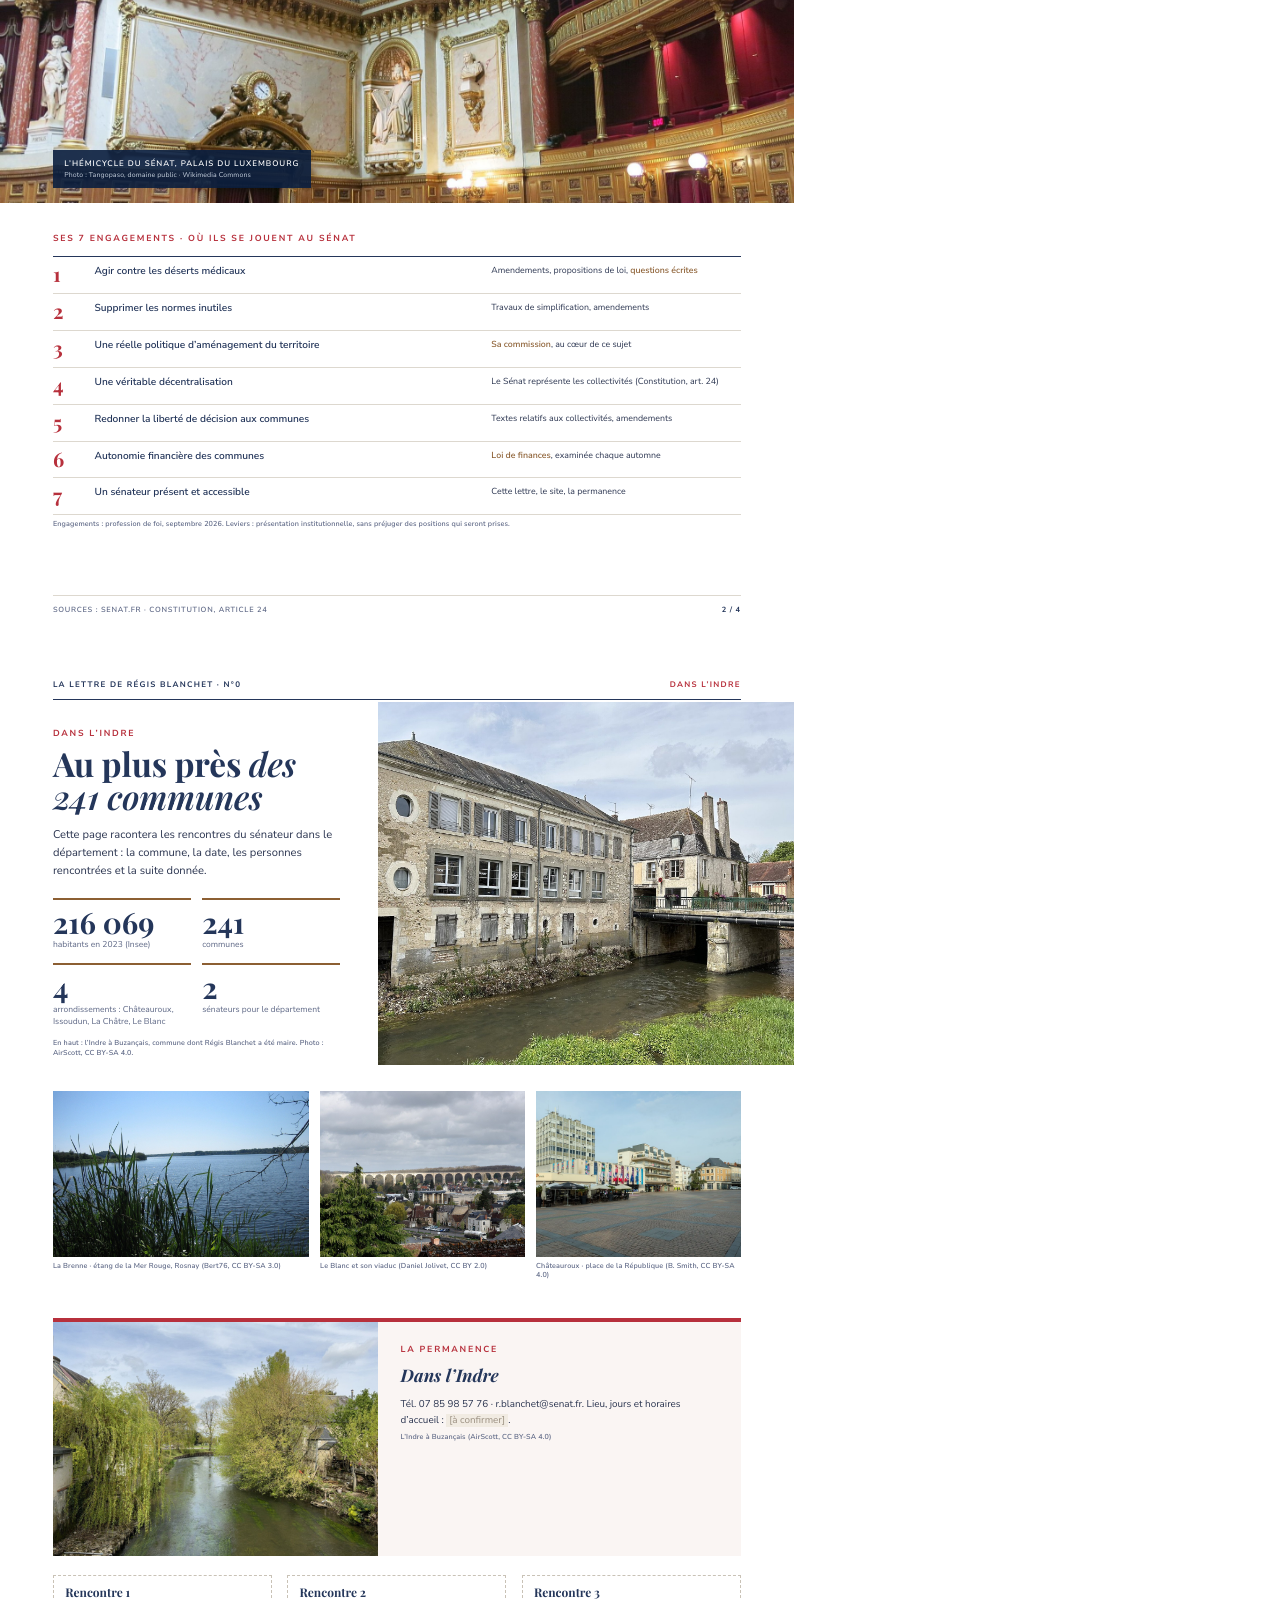
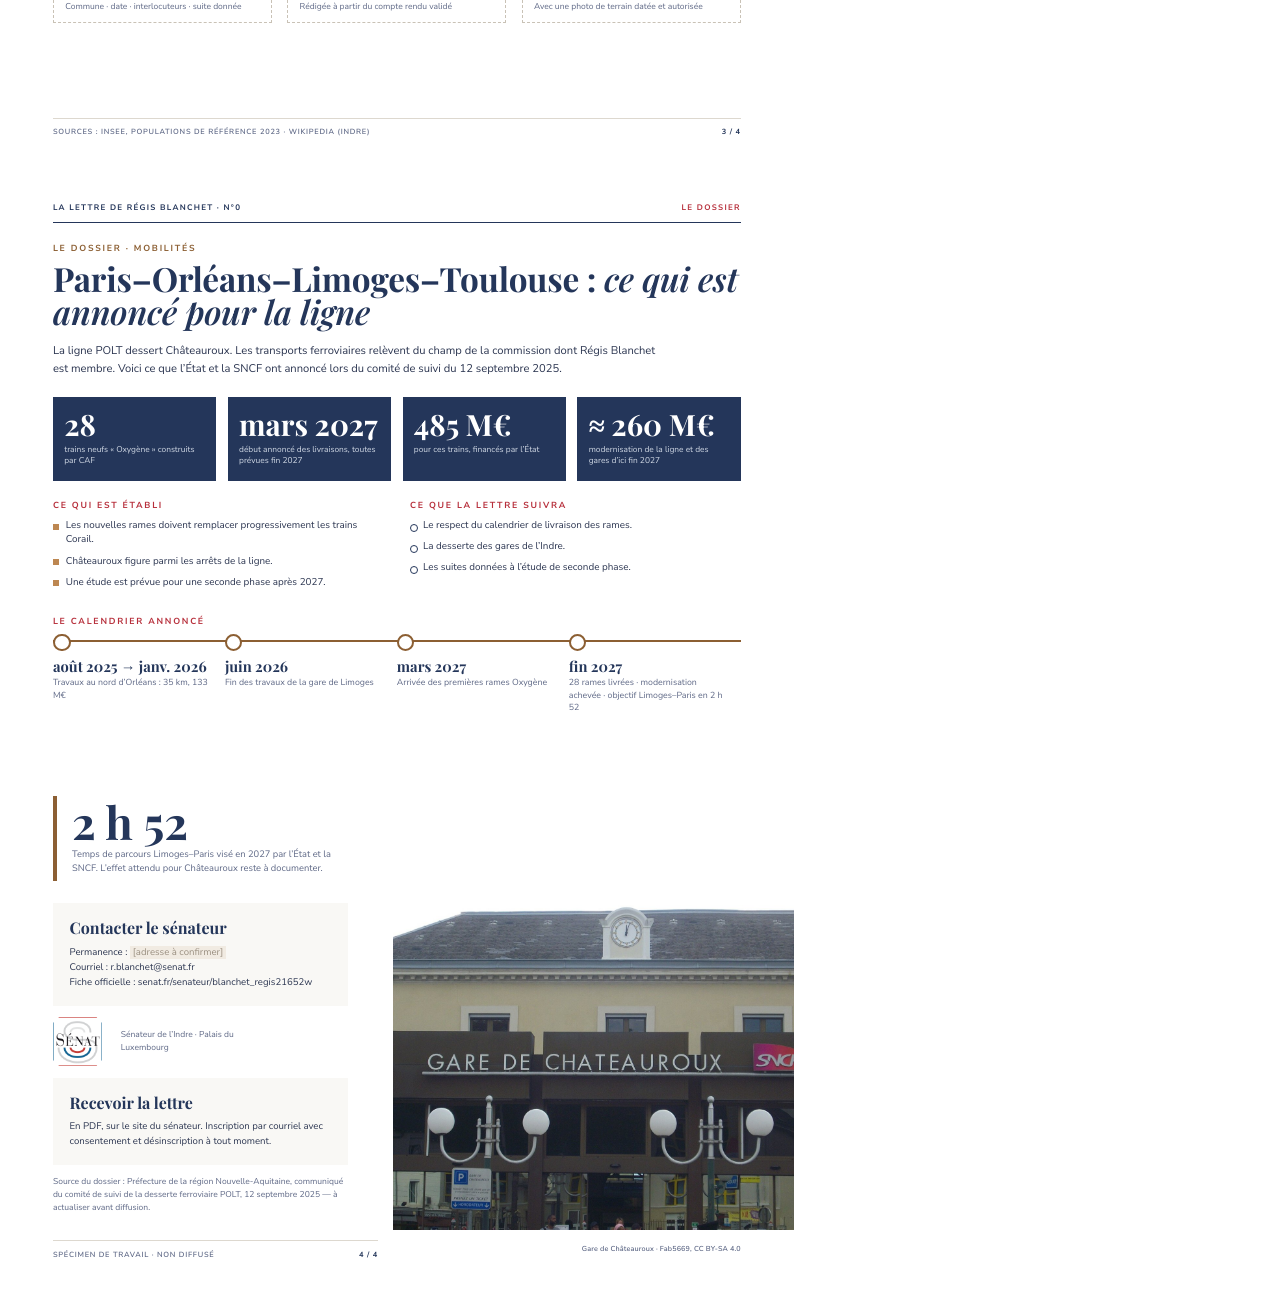
<file: kit-communication/exemples/lettre.html>
<!doctype html>
<html lang="fr"><head><meta charset="utf-8"><title>La lettre de Régis Blanchet — n°0</title>
<link rel="stylesheet" href="base.css">
<style>
@page{size:210mm 297mm;margin:0}
.page{width:210mm;height:297mm;position:relative;overflow:hidden;background:#fff;page-break-after:always}
.in{position:absolute;left:14mm;right:14mm}
.k{font:700 6.6pt 'IN';letter-spacing:.2em;text-transform:uppercase;color:var(--rouge)}
.k.b{color:var(--bordeaux)}.k.g{color:var(--green)}
.rule{width:14mm;height:.6mm;background:var(--rouge)}
.h2{font:600 25pt/1.0 'CG';color:var(--navy);letter-spacing:-.005em}
.h2 i{font-weight:500}
.p{font:400 8.4pt/1.6 'IN';color:var(--ink)}
.p+.p{margin-top:2.2mm}
.small{font:400 6.4pt/1.5 'IN';color:var(--soft)}
.cr{font:500 5.4pt/1.3 'IN';color:var(--soft);letter-spacing:.02em;margin-top:1.2mm}
.ph{overflow:hidden;position:relative;background:#ddd}.ph img{width:100%;height:100%;object-fit:cover;display:block}
/* folio / header */
.top{position:absolute;left:14mm;right:14mm;top:9mm;display:flex;justify-content:space-between;align-items:center;font:700 6pt 'IN';letter-spacing:.16em;color:var(--navy);padding-bottom:2.4mm;border-bottom:.35mm solid var(--navy)}
.top span:last-child{color:var(--rouge)}
.bot{position:absolute;left:14mm;right:14mm;bottom:8mm;display:flex;justify-content:space-between;font:500 5.6pt 'IN';letter-spacing:.1em;color:var(--soft);border-top:.25mm solid var(--line);padding-top:2mm;text-transform:uppercase}
.bot b{color:var(--navy);font-weight:700}
/* ===== P1 ===== */
.mast{position:absolute;left:0;right:0;top:0;height:46mm;background:var(--navy);color:#fff}
.mast .t{position:absolute;left:14mm;top:12mm;font:600 38pt/.85 'CG';letter-spacing:-.01em}
.mast .t i{font-weight:500;color:var(--bronze-l)}
.mast .s{position:absolute;left:14.5mm;top:33mm;font:700 6.8pt 'IN';letter-spacing:.24em;color:var(--bronze-l)}
.mast .n{position:absolute;right:14mm;top:7mm;text-align:right;font:600 6.4pt/1.7 'IN';letter-spacing:.14em;color:#C9D3E0}
.mast .n b{display:block;font:600 34pt/.9 'CG';color:#fff;letter-spacing:0}
.mast .lg{position:absolute;right:14mm;top:30.5mm;background:#fff;border-radius:1.5mm;padding:1.4mm 2.4mm;display:flex;gap:3mm;align-items:center}
.mast .lg img{height:8mm;width:auto}
.mast .lg img+img{height:7mm}
.mast .bar{position:absolute;left:0;right:0;bottom:0;height:1.6mm;background:var(--bronze)}
.ed-photo{position:absolute;left:0;top:46mm;width:92mm;height:118mm}
.ed-photo img{object-position:50% 20%}
.ed-photo .tag{position:absolute;left:14mm;bottom:5mm;background:#fff;padding:1.4mm 2.4mm;font:700 5.6pt 'IN';letter-spacing:.14em;color:var(--navy)}
.ed{position:absolute;left:100mm;right:14mm;top:54mm}
.ed .q{font:500 22pt/1.02 'CG';font-style:italic;color:var(--navy);margin:2.4mm 0 3.4mm}
.ed .sign{margin-top:3mm;font:600 13pt 'CG';color:var(--navy)}
.ed .sign small{display:block;font:600 5.8pt 'IN';letter-spacing:.14em;color:var(--bronze);margin-top:.6mm}
.ed .note{margin-top:3mm;padding:2.4mm 3mm;background:var(--ivory);font:400 6pt/1.45 'IN';color:var(--soft);border-left:.8mm solid var(--bronze)}
.brief{position:absolute;left:0;right:0;top:168mm;height:46mm;background:var(--ivory);padding:7mm 14mm}
.tl{display:grid;grid-template-columns:repeat(3,1fr);gap:6mm;margin-top:4mm}
.tl div{border-top:.6mm solid var(--navy);padding-top:2.6mm}
.tl b{display:block;font:600 21pt/1 'CG';color:var(--navy)}
.tl span{display:block;font:600 5.8pt 'IN';letter-spacing:.14em;color:var(--bronze);margin:1.2mm 0 1mm}
.tl p{font:400 7.4pt/1.45 'IN';color:var(--ink)}
.som{position:absolute;left:14mm;right:14mm;top:221mm}
.som-g{display:grid;grid-template-columns:repeat(3,1fr);gap:5mm;margin-top:3mm}
.som-g .ph{height:26mm}
.som-g .x{display:flex;gap:2mm;align-items:baseline;margin-top:2mm}
.som-g .x i{font:600 15pt 'CG';color:var(--bronze);font-style:normal}
.som-g .x b{font:600 11pt/1.05 'CG';color:var(--navy)}
.som-g .x small{display:block;font:400 6.2pt 'IN';color:var(--soft);margin-top:.6mm}
/* ===== P2 ===== */
.cols{display:grid;grid-template-columns:1fr 1fr;gap:7mm}
.comp{display:grid;grid-template-columns:1fr 1fr;gap:2.4mm;margin-top:3mm}
.comp div{background:var(--ivory);padding:2.4mm 2.8mm;font:400 6.6pt/1.4 'IN'}
.comp div b{display:block;font:600 10pt/1.05 'CG';color:var(--navy);margin-bottom:.6mm}
.band{position:absolute;left:0;right:0;top:98mm;height:82mm}
.band img{object-position:50% 45%}
.band .cap{position:absolute;left:14mm;bottom:4mm;background:rgba(11,31,63,.9);color:#fff;padding:2mm 3mm;font:600 6pt 'IN';letter-spacing:.12em}
.band .cap span{display:block;font:400 5.2pt 'IN';letter-spacing:.02em;color:#C9D3E0;margin-top:.6mm}
.eng{margin-top:3mm;border-top:.4mm solid var(--navy)}
.eng .r{display:grid;grid-template-columns:8mm 1fr 66mm;gap:3mm;padding:2.1mm 0;border-bottom:.25mm solid var(--line);align-items:start}
.eng .r i{font:600 15pt/1 'CG';color:var(--bordeaux);font-style:normal}
.eng .r b{display:block;font:600 7.6pt/1.35 'IN';color:var(--navy)}
.eng .r em{font-style:normal;font:400 6.6pt/1.4 'IN';color:var(--soft)}
.eng .r .lv{font:400 6.6pt/1.4 'IN';color:var(--ink)}
.eng .r .lv b{display:inline;font-size:6.6pt;color:var(--green)}
/* ===== P3 ===== */
.p3-photo{position:absolute;right:0;top:15mm;width:110mm;height:96mm}
.p3-left{position:absolute;left:14mm;top:22mm;width:76mm}
.rep{display:grid;grid-template-columns:1fr 1fr;gap:3mm;margin-top:5mm}
.rep div{border-top:.6mm solid var(--green);padding-top:2mm}
.rep b{display:block;font:600 22pt/1 'CG';color:var(--navy)}
.rep span{display:block;font:400 6.4pt/1.35 'IN';color:var(--soft);margin-top:.8mm}
.mos{position:absolute;left:14mm;right:14mm;top:118mm;display:grid;grid-template-columns:1.25fr 1fr 1fr;gap:3mm}
.mos .ph{height:44mm}
.ger{position:absolute;left:14mm;right:14mm;top:178mm;display:grid;grid-template-columns:86mm 1fr;gap:6mm;background:#FAF5F3;border-top:1.2mm solid var(--bordeaux)}
.ger .ph{height:62mm}
.ger .tx{padding:6mm 6mm 5mm 0}
.ger .qq{font:600 13pt/1.15 'CG';font-style:italic;color:var(--navy);margin:2.4mm 0 3mm}
.meet{position:absolute;left:14mm;right:14mm;top:246mm;display:grid;grid-template-columns:1fr 1fr 1fr;gap:4mm}
.meet div{border:.3mm dashed #C9C2B6;padding:2.4mm 3mm;font:400 6.4pt/1.45 'IN';color:var(--soft)}
.meet div b{display:block;color:var(--navy);font:600 9pt 'CG'}
/* ===== P4 ===== */
.facts{display:grid;grid-template-columns:repeat(4,1fr);gap:3mm;margin-top:5mm}
.facts div{background:var(--navy);color:#fff;padding:3.4mm 3mm 3.6mm}
.facts b{display:block;font:600 22pt/1 'CG'}
.facts span{display:block;font:400 6.3pt/1.4 'IN';color:#D2DAE6;margin-top:1.2mm}
.two{display:grid;grid-template-columns:1fr 1fr;gap:7mm;margin-top:5mm}
.list{display:grid;gap:1.8mm;margin-top:2mm}
.list div{display:grid;grid-template-columns:3.4mm 1fr;font:400 7.4pt/1.45 'IN'}
.list div:before{content:'';width:1.6mm;height:1.6mm;margin-top:1.2mm;background:var(--bronze)}
.list.o div:before{background:none;border:.35mm solid var(--navy);border-radius:50%}
.cal{display:grid;grid-template-columns:repeat(4,1fr);margin-top:3mm;border-top:.6mm solid var(--green);position:relative}
.cal div{padding:3mm 3mm 0 0;position:relative}
.cal div:before{content:'';position:absolute;top:-2.1mm;left:0;width:3.6mm;height:3.6mm;border-radius:50%;background:#fff;border:.6mm solid var(--green)}
.cal b{display:block;font:600 11pt/1.1 'CG';color:var(--navy);margin-top:1.4mm}
.cal span{display:block;font:400 6.6pt/1.4 'IN';color:var(--soft);margin-top:.8mm}
.p4-photo{position:absolute;right:0;bottom:16mm;width:106mm;height:116mm}
.p4-left{position:absolute;left:14mm;bottom:20mm;width:78mm}
.box{background:var(--ivory);padding:4mm 4.4mm;margin-bottom:3mm}
.box h4{font:600 12pt 'CG';color:var(--navy);margin-bottom:1.4mm}
.ph-f{color:#9a8f80;background:#F1EBE2;padding:0 .8mm}
</style></head><body>

<!-- ============ PAGE 1 — couverture et édito (photo en haut à gauche) ============ -->
<section class="page">
  <div class="mast">
    <div class="t">La lettre <i>de Régis Blanchet</i></div>
    <div class="s">SÉNATEUR DE L’INDRE</div>
    <div class="n">NUMÉRO<b>0</b>NOVEMBRE 2026</div>
    <div class="lg"><img src="logos/senat.png" alt="Sénat"></div>
    <div class="bar"></div>
  </div>
  <div class="ed-photo ph"><img src="photos/camp_parc.jpg" alt=""><div class="tag">L’ÉDITO</div></div>
  <div class="ed">
    <div class="k">Le mot du sénateur</div>
    <div class="q">« Je n’ai jamais servi qu’une cause&nbsp;: l’Indre. »</div>
    <p class="p">Je suis né à Buzançais. J’y ai grandi, j’y ai construit toute ma vie d’élu. De ce territoire, j’en connais les visages, les forces et les fragilités.</p>
    <p class="p">Beaucoup de nos projets dépendent de décisions prises à Paris&nbsp;: financements, infrastructures, organisation des services publics, cadre réglementaire. Ma mission sera d’être ce relais, un sénateur qui construit la loi avec vous, qui vous consulte, vous écoute et vous rend compte.</p>
    <div class="sign">Régis Blanchet<small>SÉNATEUR DE L’INDRE</small></div>
    <div class="note">Textes extraits de sa profession de foi (septembre 2026). L’édito du premier numéro sera écrit avec le sénateur.</div>
  </div>
  <div class="brief">
    <div class="k">Le mois en bref</div>
    <div class="tl">
      <div><b>27 septembre</b><span>ÉLECTION</span><p>Régis Blanchet est élu sénateur de l’Indre.</p></div>
      <div><b>5 octobre</b><span>GROUPE</span><p>Il rejoint le groupe Union Centriste et Indépendants.</p></div>
      <div><b>6 octobre</b><span>COMMISSION</span><p>Il devient membre de la commission de l’aménagement du territoire et du développement durable.</p></div>
    </div>
  </div>
  <div class="som">
    <div class="k">Au sommaire</div>
    <div class="som-g">
      <div><div class="ph"><img src="photos/hemi_est.jpg" alt=""></div><div class="x"><i>2</i><div><b>Au Sénat</b><small>Une commission pour les territoires</small></div></div></div>
      <div><div class="ph"><img src="photos/buz_indre2.jpg" alt=""></div><div class="x"><i>3</i><div><b>Dans l’Indre</b><small>Repères, communes et permanence</small></div></div></div>
      <div><div class="ph"><img src="photos/chx_gare.jpg" alt=""></div><div class="x"><i>4</i><div><b>Le dossier</b><small>Ligne POLT : 28 trains annoncés</small></div></div></div>
    </div>
  </div>
  <div class="bot"><span>Numéro 0 · spécimen de travail · non diffusé</span><b>1 / 4</b></div>
</section>

<!-- ============ PAGE 2 — Au Sénat (photo au milieu) ============ -->
<section class="page">
  <div class="top"><span>LA LETTRE DE RÉGIS BLANCHET · N°0</span><span>AU SÉNAT</span></div>
  <div class="in" style="top:20mm">
    <div class="k">Au Sénat</div>
    <div class="h2" style="margin-top:2mm">Une commission <i>pour les territoires</i></div>
    <div class="cols" style="margin-top:4mm">
      <div>
        <p class="p">Depuis le 6 octobre 2026, Régis Blanchet siège à la commission de l’aménagement du territoire et du développement durable. C’est là que les textes sont examinés et amendés avant d’arriver en séance publique, que ministres et experts sont auditionnés et que l’action du Gouvernement est contrôlée.</p>
        <p class="p">Pour un département rural comme l’Indre, son champ est très concret&nbsp;: routes, trains, réseaux, eau, services publics.</p>
      </div>
      <div>
        <div class="small" style="font-weight:600;color:var(--navy)">Ses domaines, selon le Sénat</div>
        <div class="comp">
          <div><b>Aménagement</b>Numérique, accès aux services publics…</div>
          <div><b>Transports</b>Ferroviaire, routier, aérien, maritime</div>
          <div><b>Environnement</b>Eau, biodiversité, risques naturels</div>
          <div><b>Transition</b>Énergies renouvelables, déchets, climat</div>
        </div>
      </div>
    </div>
  </div>
  <div class="band ph"><img src="photos/hemi_est.jpg" alt=""><div class="cap">L’HÉMICYCLE DU SÉNAT, PALAIS DU LUXEMBOURG<span>Photo : Tangopaso, domaine public · Wikimedia Commons</span></div></div>
  <div class="in" style="top:188mm">
    <div class="k b">Ses 7 engagements · où ils se jouent au Sénat</div>
    <div class="eng">
      <div class="r"><i>1</i><div><b>Agir contre les déserts médicaux</b></div><div class="lv">Amendements, propositions de loi, <b>questions écrites</b></div></div>
      <div class="r"><i>2</i><div><b>Supprimer les normes inutiles</b></div><div class="lv">Travaux de simplification, amendements</div></div>
      <div class="r"><i>3</i><div><b>Une réelle politique d’aménagement du territoire</b></div><div class="lv"><b>Sa commission</b>, au cœur de ce sujet</div></div>
      <div class="r"><i>4</i><div><b>Une véritable décentralisation</b></div><div class="lv">Le Sénat représente les collectivités (Constitution, art. 24)</div></div>
      <div class="r"><i>5</i><div><b>Redonner la liberté de décision aux communes</b></div><div class="lv">Textes relatifs aux collectivités, amendements</div></div>
      <div class="r"><i>6</i><div><b>Autonomie financière des communes</b></div><div class="lv"><b>Loi de finances</b>, examinée chaque automne</div></div>
      <div class="r"><i>7</i><div><b>Un sénateur présent et accessible</b></div><div class="lv">Cette lettre, le site, la permanence</div></div>
    </div>
    <div class="cr">Engagements : profession de foi, septembre 2026. Leviers : présentation institutionnelle, sans préjuger des positions qui seront prises.</div>
  </div>
  <div class="bot"><span>Sources : senat.fr · Constitution, article 24</span><b>2 / 4</b></div>
</section>

<!-- ============ PAGE 3 — Dans l'Indre (photo en haut à droite) ============ -->
<section class="page">
  <div class="top"><span>LA LETTRE DE RÉGIS BLANCHET · N°0</span><span>DANS L’INDRE</span></div>
  <div class="p3-photo ph"><img src="photos/buz_indre2.jpg" alt=""></div>
  <div class="p3-left">
    <div class="k b">Dans l’Indre</div>
    <div class="h2" style="margin-top:2mm">Au plus près <i>des 241 communes</i></div>
    <p class="p" style="margin-top:3mm">Cette page racontera les rencontres du sénateur dans le département&nbsp;: la commune, la date, les personnes rencontrées et la suite donnée.</p>
    <div class="rep">
      <div><b>216 069</b><span>habitants en 2023 (Insee)</span></div>
      <div><b>241</b><span>communes</span></div>
      <div><b>4</b><span>arrondissements : Châteauroux, Issoudun, La Châtre, Le Blanc</span></div>
      <div><b>2</b><span>sénateurs pour le département</span></div>
    </div>
    <div class="cr" style="margin-top:3mm">En haut : l’Indre à Buzançais, commune dont Régis Blanchet a été maire. Photo : AirScott, CC BY-SA 4.0.</div>
  </div>
  <div class="mos">
    <div><div class="ph"><img src="photos/brenne_merrouge.jpg" alt=""></div><div class="cr">La Brenne · étang de la Mer Rouge, Rosnay (Bert76, CC BY-SA 3.0)</div></div>
    <div><div class="ph"><img src="photos/leblanc1.jpg" alt=""></div><div class="cr">Le Blanc et son viaduc (Daniel Jolivet, CC BY 2.0)</div></div>
    <div><div class="ph"><img src="photos/chx_place.jpg" alt=""></div><div class="cr">Châteauroux · place de la République (B. Smith, CC BY-SA 4.0)</div></div>
  </div>
  <div class="ger">
    <div class="ph"><img src="photos/buz_indre1.jpg" alt=""></div>
    <div class="tx">
      <div class="k b">La permanence</div>
      <div class="qq">Dans l’Indre</div>
      <p class="p" style="font-size:7.4pt">Tél. 07 85 98 57 76 · r.blanchet@senat.fr. Lieu, jours et horaires d’accueil : <span class="ph-f">[à confirmer]</span>.</p>
      <div class="cr">L’Indre à Buzançais (AirScott, CC BY-SA 4.0)</div>
    </div>
  </div>
  <div class="meet">
    <div><b>Rencontre 1</b>Commune · date · interlocuteurs · suite donnée</div>
    <div><b>Rencontre 2</b>Rédigée à partir du compte rendu validé</div>
    <div><b>Rencontre 3</b>Avec une photo de terrain datée et autorisée</div>
  </div>
  <div class="bot"><span>Sources : Insee, populations de référence 2023 · Wikipedia (Indre)</span><b>3 / 4</b></div>
</section>

<!-- ============ PAGE 4 — Le dossier (photo en bas à droite) ============ -->
<section class="page">
  <div class="top"><span>LA LETTRE DE RÉGIS BLANCHET · N°0</span><span>LE DOSSIER</span></div>
  <div class="in" style="top:20mm">
    <div class="k g">Le dossier · mobilités</div>
    <div class="h2" style="margin-top:2mm">Paris–Orléans–Limoges–Toulouse&nbsp;: <i>ce qui est annoncé pour la ligne</i></div>
    <p class="p" style="margin-top:3.4mm;max-width:160mm">La ligne POLT dessert Châteauroux. Les transports ferroviaires relèvent du champ de la commission dont Régis Blanchet est membre. Voici ce que l’État et la SNCF ont annoncé lors du comité de suivi du 12 septembre 2025.</p>
    <div class="facts">
      <div><b>28</b><span>trains neufs « Oxygène » construits par CAF</span></div>
      <div><b>mars 2027</b><span>début annoncé des livraisons, toutes prévues fin 2027</span></div>
      <div><b>485 M€</b><span>pour ces trains, financés par l’État</span></div>
      <div><b>≈ 260 M€</b><span>modernisation de la ligne et des gares d’ici fin 2027</span></div>
    </div>
    <div class="two">
      <div><div class="k">Ce qui est établi</div><div class="list">
        <div>Les nouvelles rames doivent remplacer progressivement les trains Corail.</div>
        <div>Châteauroux figure parmi les arrêts de la ligne.</div>
        <div>Une étude est prévue pour une seconde phase après 2027.</div>
      </div></div>
      <div><div class="k">Ce que la lettre suivra</div><div class="list o">
        <div>Le respect du calendrier de livraison des rames.</div>
        <div>La desserte des gares de l’Indre.</div>
        <div>Les suites données à l’étude de seconde phase.</div>
      </div></div>
    </div>
    <div class="k" style="margin-top:7mm">Le calendrier annoncé</div>
    <div class="cal">
      <div><b>août 2025 → janv. 2026</b><span>Travaux au nord d’Orléans : 35 km, 133 M€</span></div>
      <div><b>juin 2026</b><span>Fin des travaux de la gare de Limoges</span></div>
      <div><b>mars 2027</b><span>Arrivée des premières rames Oxygène</span></div>
      <div><b>fin 2027</b><span>28 rames livrées · modernisation achevée · objectif Limoges–Paris en 2 h 52</span></div>
    </div>
  </div>
  <div class="p4-left">
    <div style="border-left:1.2mm solid var(--green);padding:1mm 0 1mm 4mm;margin-bottom:6mm"><div style="font:600 34pt/1 'CG';color:var(--navy)">2 h 52</div><div class="small" style="font-size:7pt;margin-top:1mm">Temps de parcours Limoges–Paris visé en 2027 par l’État et la SNCF. L’effet attendu pour Châteauroux reste à documenter.</div></div>
    <div class="box"><h4>Contacter le sénateur</h4><div class="p" style="font-size:7.2pt">Permanence : <span class="ph-f">[adresse à confirmer]</span><br>Courriel : r.blanchet@senat.fr<br>Fiche officielle : senat.fr/senateur/blanchet_regis21652w</div></div>
    <div style="display:flex;gap:5mm;align-items:center;margin-bottom:3mm"><img src="logos/senat.png" alt="Sénat" style="height:13mm"><span class="small" style="max-width:40mm">Sénateur de l’Indre · Palais du Luxembourg</span></div>
    <div class="box"><h4>Recevoir la lettre</h4><div class="p" style="font-size:7.2pt">En PDF, sur le site du sénateur. Inscription par courriel avec consentement et désinscription à tout moment.</div></div>
    <div class="small">Source du dossier : Préfecture de la région Nouvelle-Aquitaine, communiqué du comité de suivi de la desserte ferroviaire POLT, 12 septembre 2025 — à actualiser avant diffusion.</div>
  </div>
  <div class="p4-photo ph"><img src="photos/chx_gare.jpg" alt="" style="object-position:50% 45%"></div>
  <div style="position:absolute;right:14mm;bottom:9.5mm" class="cr">Gare de Châteauroux · Fab5669, CC BY-SA 4.0</div>
  <div class="bot" style="right:110mm"><span>Spécimen de travail · non diffusé</span><b>4 / 4</b></div>
</section>
</body></html>
</file>
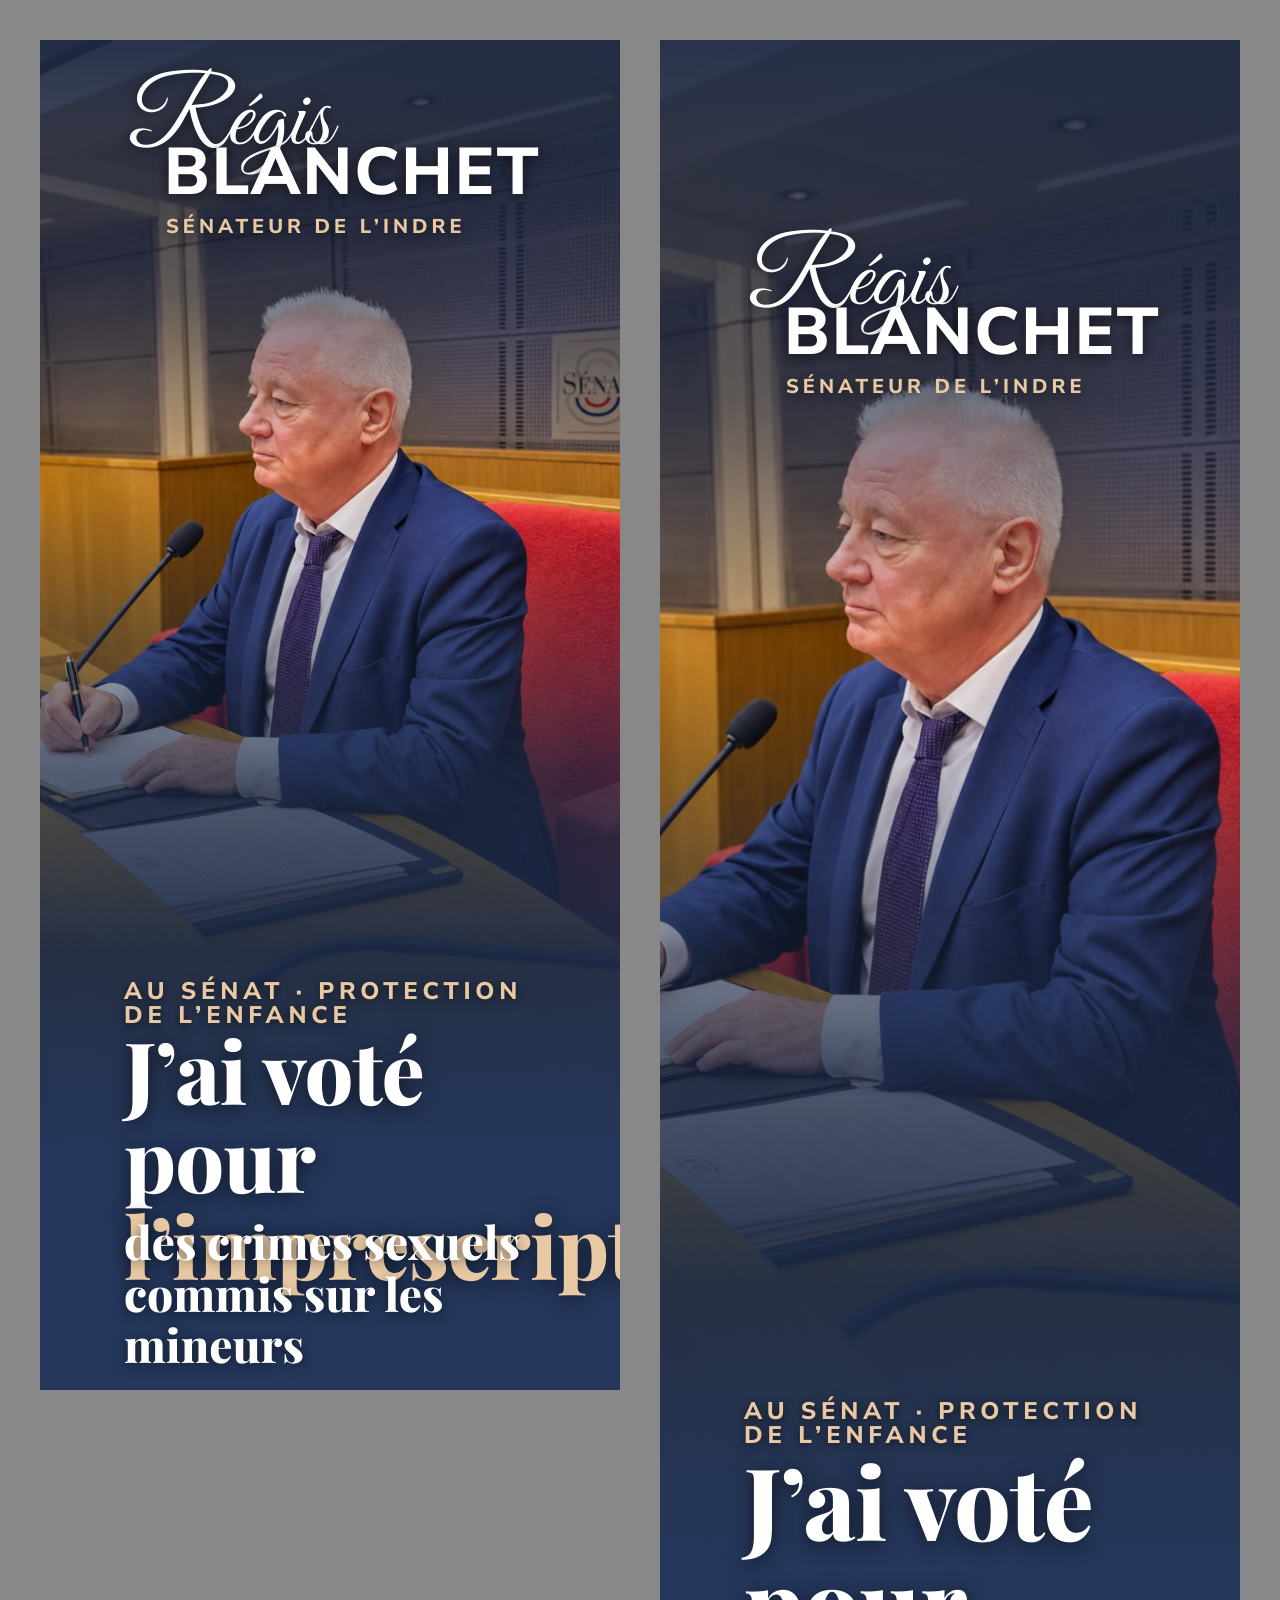
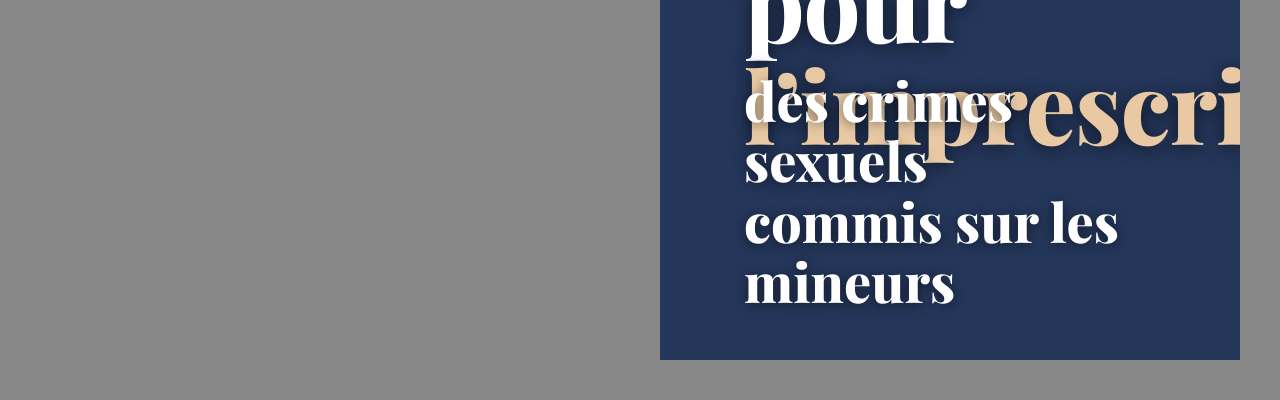
<file: kit-communication/exemples/modele-prise-de-position.html>
<!doctype html>
<html lang="fr"><head><meta charset="utf-8"><title>Modèle prise de position — post 1080×1350 et story 1080×1920</title>
<!-- Modèle validé le 29/10/2026. Pour une nouvelle publication : remplacer photos/regis_senat.jpg, le surtitre (.kick), le titre (.h, mot-clé dans <i>) et le complément (.sub). Rendu PNG : Playwright, capture des éléments #post et #story. Pas de date ni de chiffres sur l’image : ils vont dans la légende. -->
<link rel="stylesheet" href="base.css">
<style>
body{background:#888;display:flex;gap:40px;padding:40px;align-items:flex-start}
.post{width:1080px;height:1350px;position:relative;overflow:hidden;background:var(--navy);color:#fff}
.story{height:1920px}
.pad{position:absolute;left:84px;right:84px}
.kick{font:800 24px/1 'IN';letter-spacing:.2em;text-transform:uppercase;color:#E8C9A4;text-shadow:0 2px 10px rgba(0,0,0,.6)}
.h{font:700 92px/1.02 'CG';letter-spacing:-.01em;text-shadow:0 3px 18px rgba(0,0,0,.55)}
.h i{font-weight:700;font-style:normal;color:#E8C9A4}
.sub{font:700 50px/1.12 'CG';text-shadow:0 2px 12px rgba(0,0,0,.5)}
.rule{width:120px;height:6px;background:var(--bronze)}
.p{font:400 31px/1.45 'IN';color:#D9E0EA}
.p b{color:#fff;font-weight:700}
.ph{position:absolute;left:0;right:0;top:0}.ph img{width:100%;height:100%;object-fit:cover}
.ph:after{content:'';position:absolute;inset:0;background:linear-gradient(180deg,rgba(27,41,69,0) 40%,rgba(27,41,69,.75) 66%,rgba(27,41,69,.95) 82%,var(--navy) 100%)}
.sig{position:absolute;left:84px;right:84px;bottom:64px;display:flex;align-items:center;gap:22px;padding-top:30px;border-top:2px solid rgba(255,255,255,.22)}
.sig .m{width:74px;height:74px;display:flex;align-items:center;justify-content:center;font:600 40px 'CG';background:#fff;color:var(--navy);position:relative;flex:none}
.sig .m:after{content:'';position:absolute;left:14px;right:14px;bottom:11px;height:4px;background:var(--bronze)}
.sig .n{white-space:nowrap;text-shadow:0 2px 8px rgba(0,0,0,.5);font:800 22px/1.35 'IN';letter-spacing:.16em;color:#fff}
.sig .n small{display:block;font-size:17px;color:var(--bronze-l)}
.sig .r{margin-left:auto;text-shadow:0 2px 8px rgba(0,0,0,.6);font:700 19px/1.4 'IN';letter-spacing:.06em;color:rgba(255,255,255,.75);text-align:right}
.sig .lg{display:flex;align-items:center;gap:16px;background:#fff;border-radius:12px;padding:9px 16px;margin-left:22px;flex:none}
.sig .lg img{height:56px;width:auto;display:block}
.sig .lg img+img{height:46px}
@font-face{font-family:'GV';src:url(fonts/great-vibes-latin-400-normal.woff2)}
@font-face{font-family:'GV';src:url(fonts/great-vibes-latin-ext-400-normal.woff2);unicode-range:U+0100-024F}
.nm{display:flex;flex-direction:column;line-height:1;text-shadow:0 3px 14px rgba(0,0,0,.6)}
.nm .pr{font:400 96px/.9 'GV';color:#fff;margin-left:4px}
.nm .no{font:900 66px/1 'IN';letter-spacing:.03em;color:#fff;margin-top:-26px;margin-left:40px}
.nm .fn{font:800 20px/1 'IN';letter-spacing:.2em;color:#E8C9A4;margin-top:12px;margin-left:42px}
.sig.top{align-items:flex-end}
.sig.top{bottom:auto;top:64px;border-top:none;padding-top:0;padding-bottom:0;border-bottom:none;z-index:2}
.shade{position:absolute;left:0;right:0;top:0;height:300px;background:linear-gradient(180deg,rgba(27,41,69,.92) 0%,rgba(27,41,69,.6) 60%,rgba(27,41,69,0) 100%);z-index:1}
.line{font:500 32px/1.45 'IN';color:#fff}.line b{color:#fff;font-weight:700}
.vote{display:flex;gap:26px}
.vote div{border-top:4px solid var(--bronze);padding-top:18px;flex:1}
.vote b{display:block;font:600 64px/.95 'CG'}
.vote span{display:block;font:400 24px/1.35 'IN';color:#D5DDE8;margin-top:8px}
</style></head><body>

<!-- POST 1080 x 1350 -->
<div class="post" id="post">
  <div class="ph" style="height:1110px"><img src="photos/regis_senat.jpg" alt="" style="object-position:50% 30%"></div>
  <div class="shade" style="height:420px"></div>
  <div class="sig top" style="top:40px"><span class="nm"><span class="pr">Régis</span><span class="no">BLANCHET</span><span class="fn">SÉNATEUR DE L’INDRE</span></span></div>
  <div class="pad" style="top:940px"><div class="kick">Au Sénat · Protection de l’enfance</div></div>
  <div class="pad h" style="top:986px;font-size:86px">J’ai voté pour<br><i>l’imprescriptibilité</i></div>
  <div class="pad sub" style="top:1176px;font-size:46px">des crimes sexuels<br>commis sur les mineurs</div>
</div>

<!-- STORY 1080 x 1920 -->
<div class="post story" id="story">
  <div class="ph" style="height:1520px"><img src="photos/regis_senat.jpg" alt="" style="object-position:50% 40%"></div>
  <div class="shade" style="height:600px"></div>
  <div class="sig top" style="top:200px"><span class="nm"><span class="pr">Régis</span><span class="no">BLANCHET</span><span class="fn">SÉNATEUR DE L’INDRE</span></span></div>
  <div class="pad" style="top:1360px"><div class="kick">Au Sénat · Protection de l’enfance</div></div>
  <div class="pad h" style="top:1410px;font-size:100px">J’ai voté pour<br><i>l’imprescriptibilité</i></div>
  <div class="pad sub" style="top:1630px;font-size:54px">des crimes sexuels<br>commis sur les mineurs</div>
</div>
</body></html>
</file>
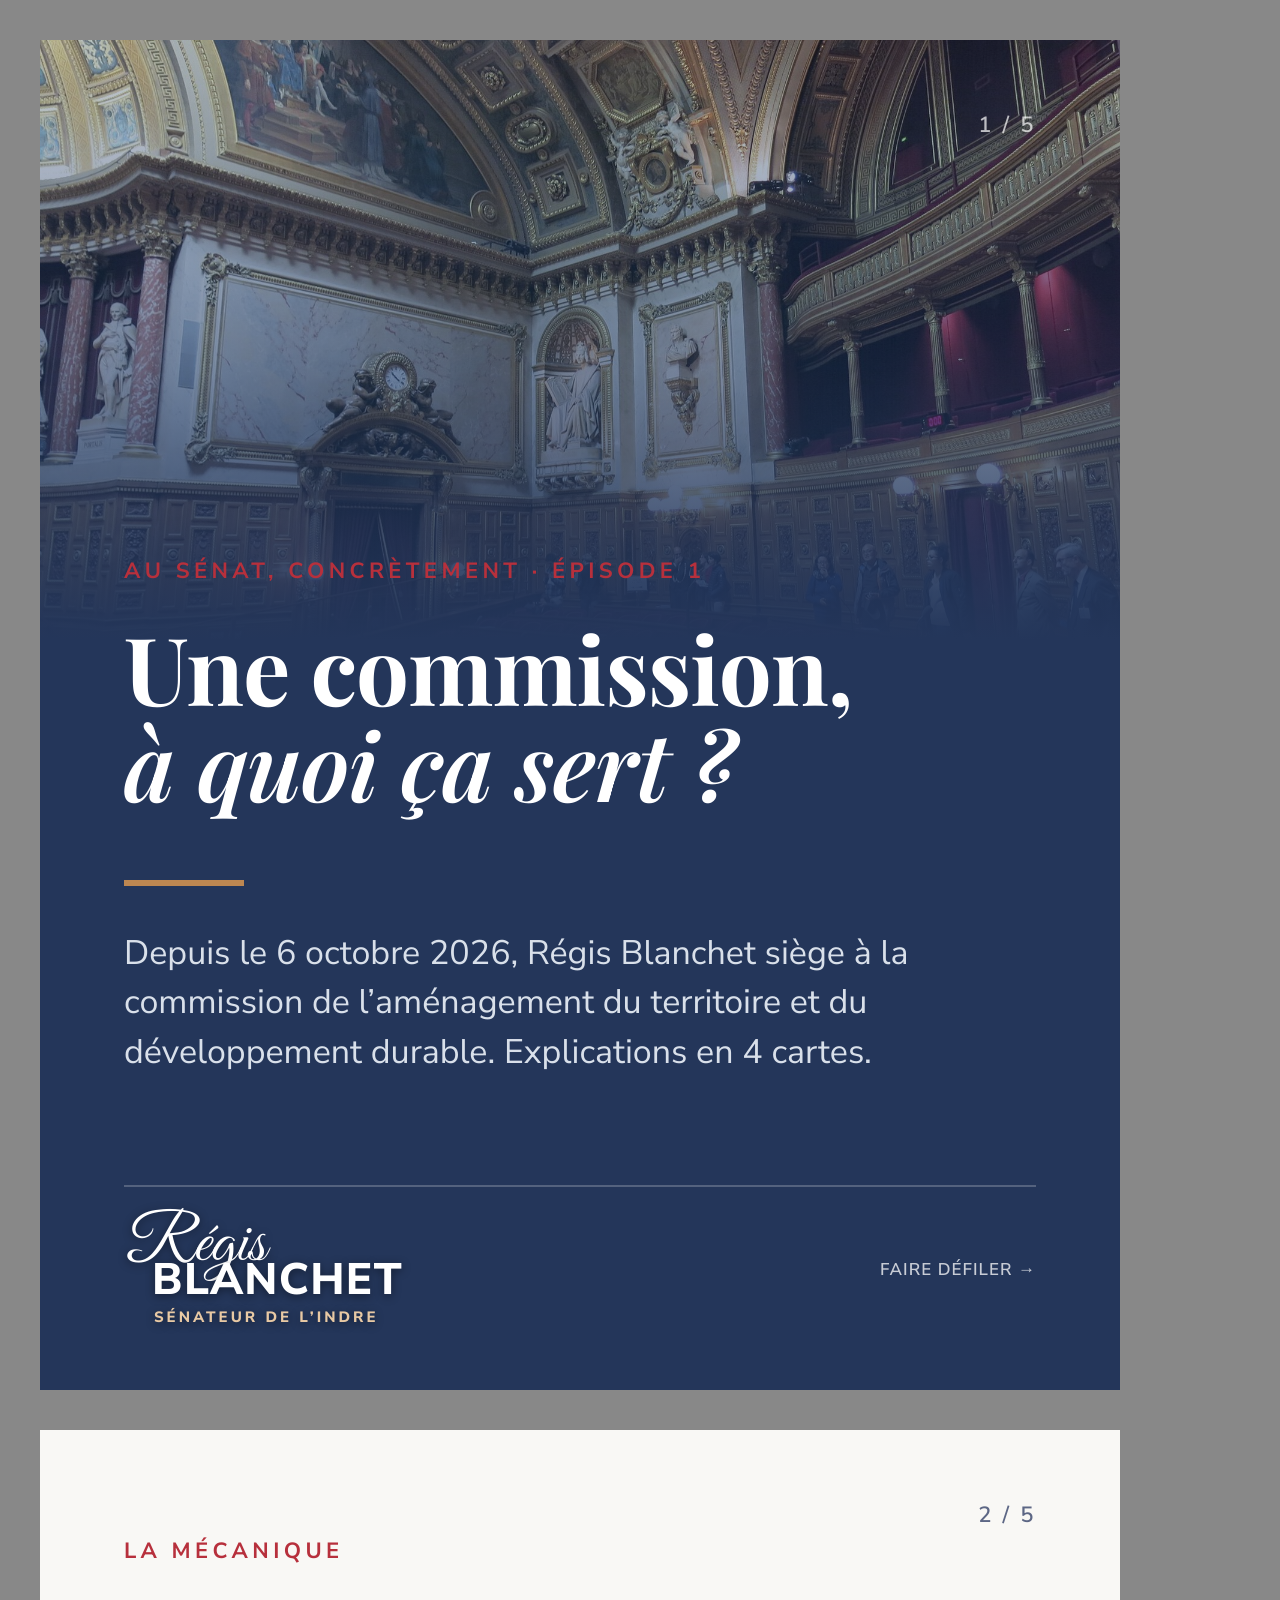
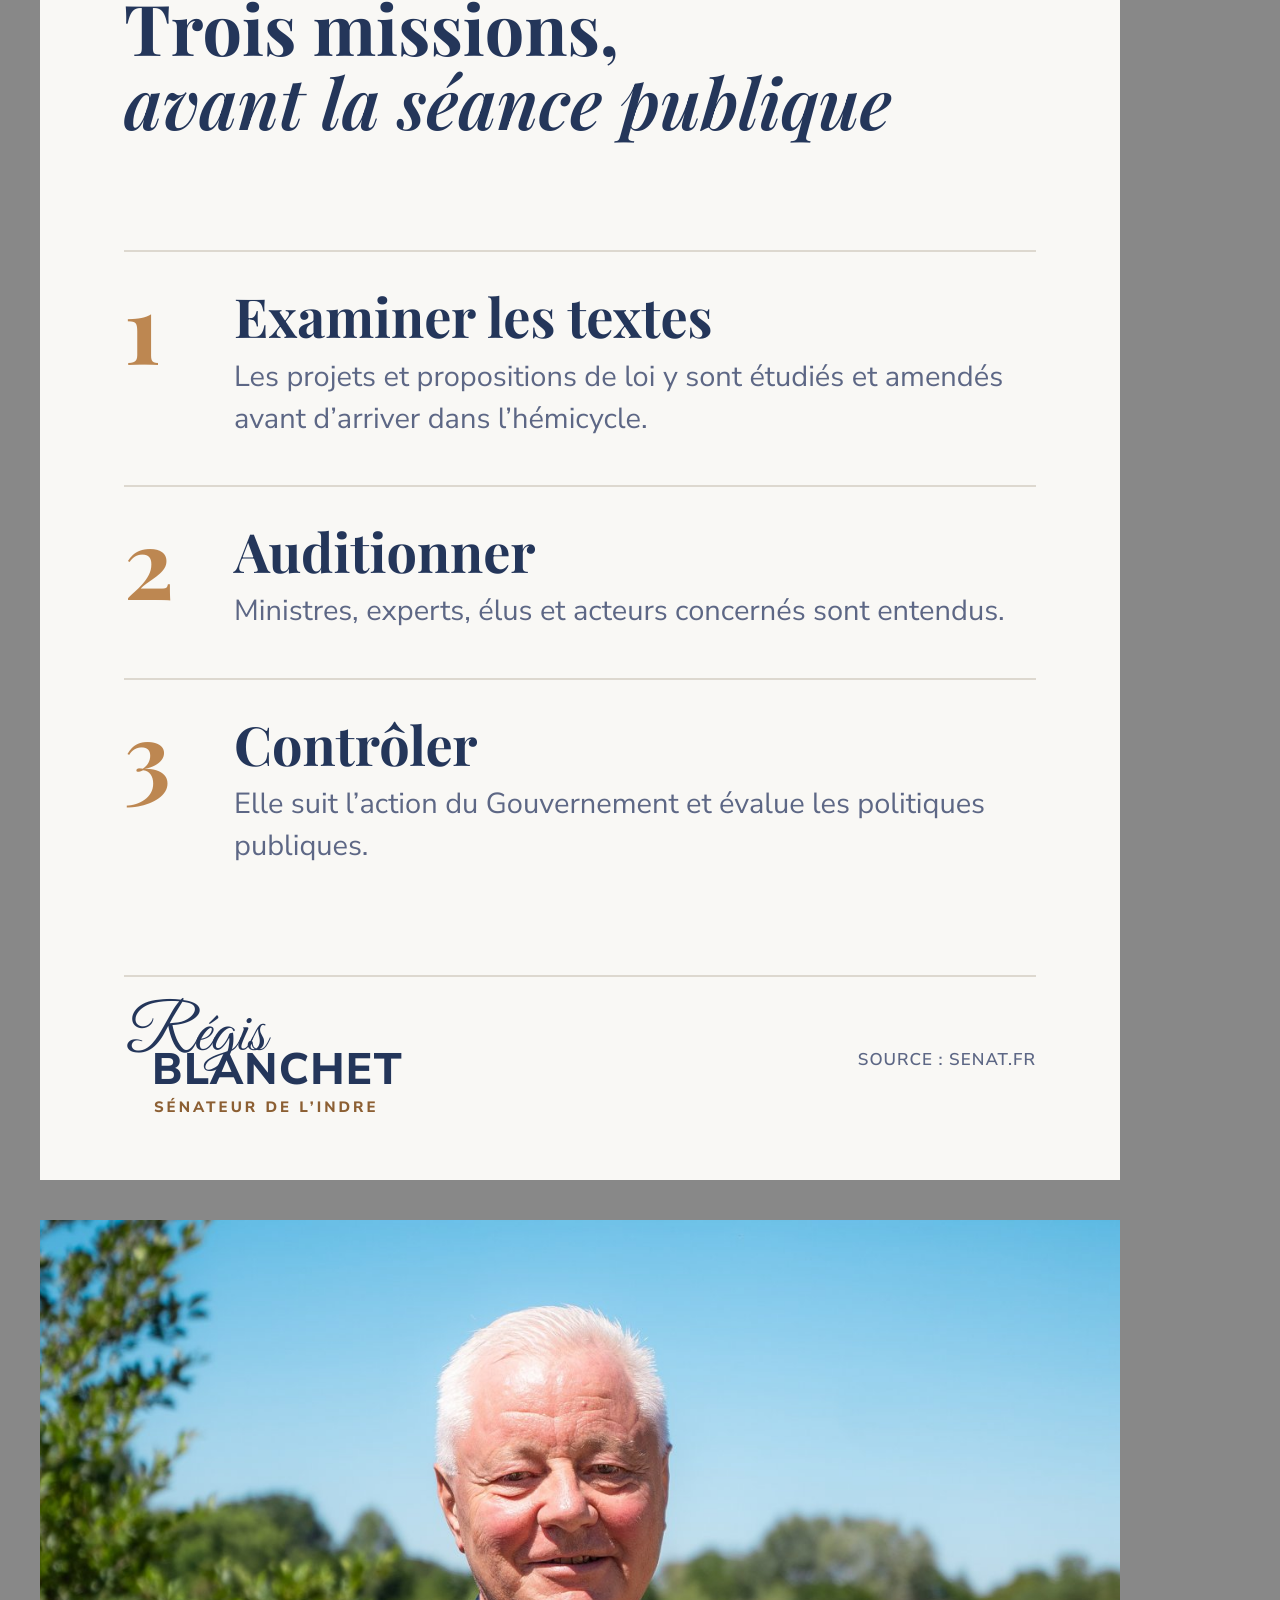
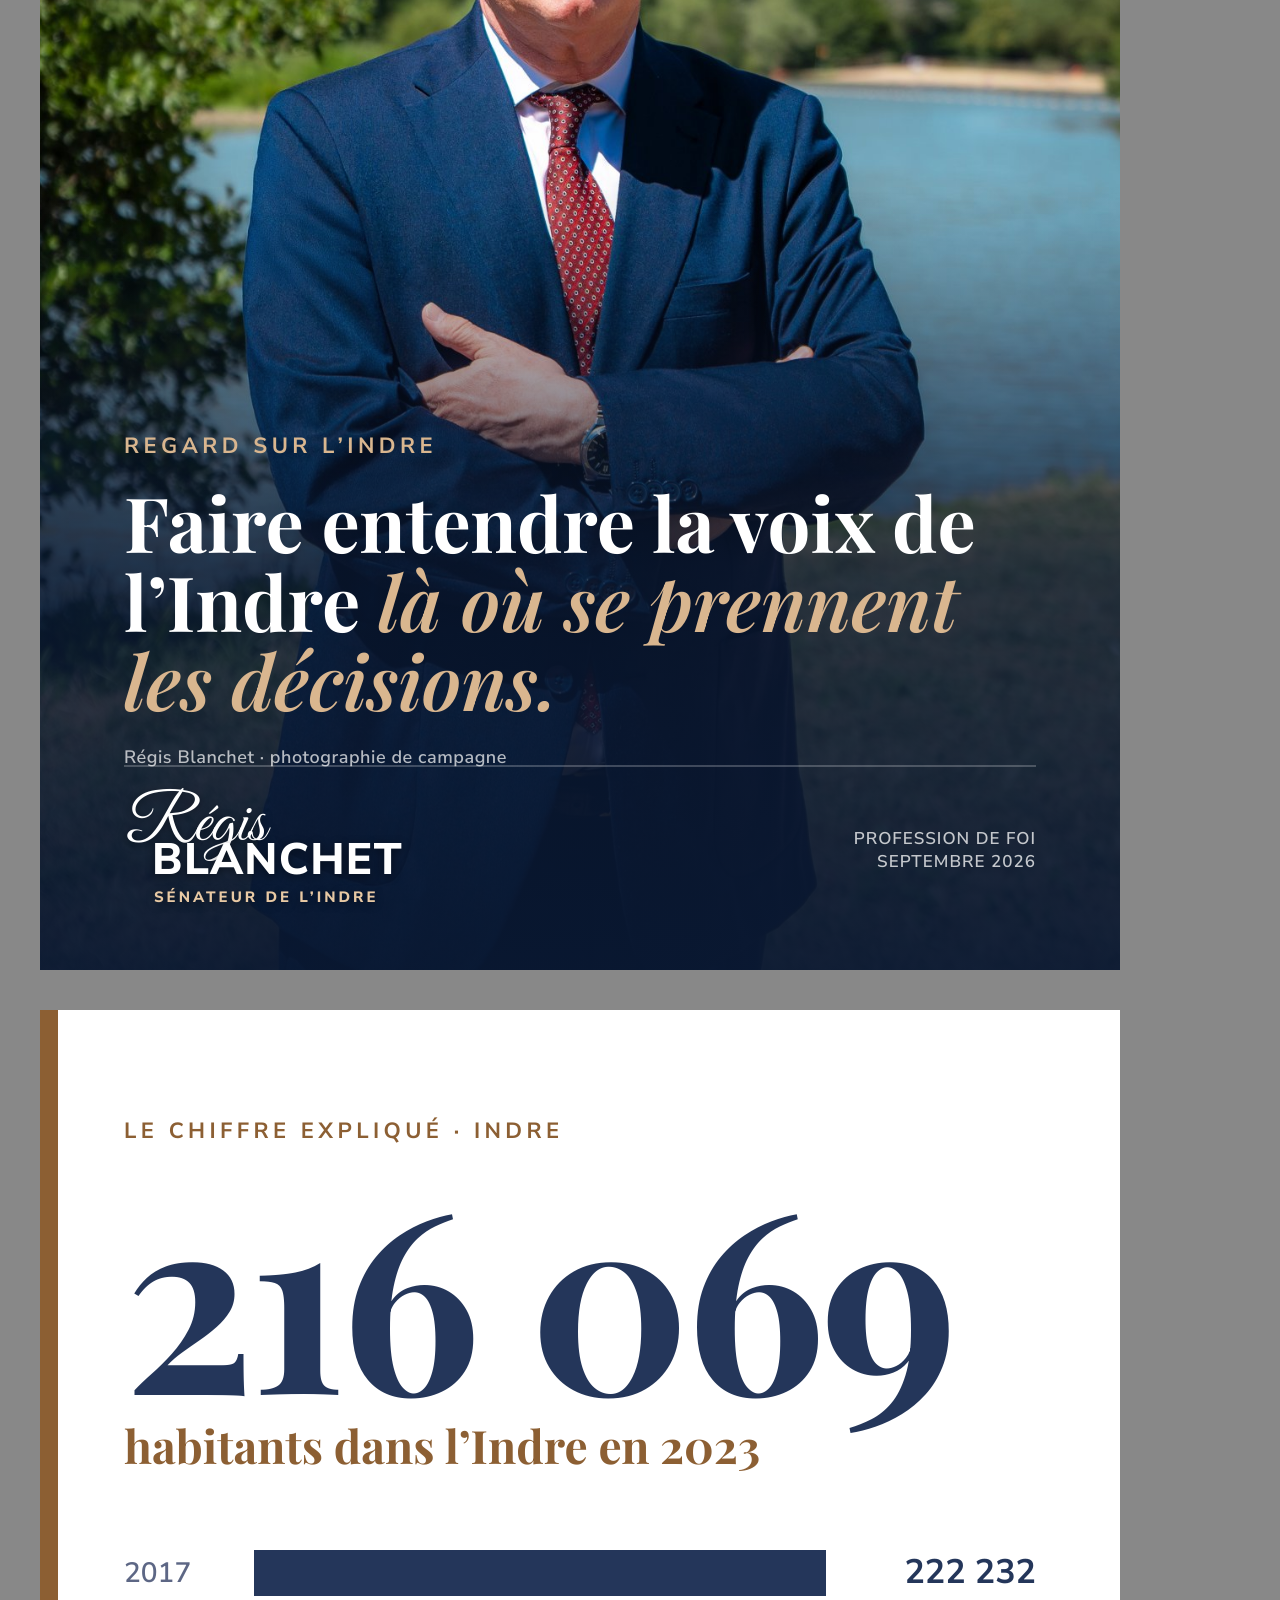
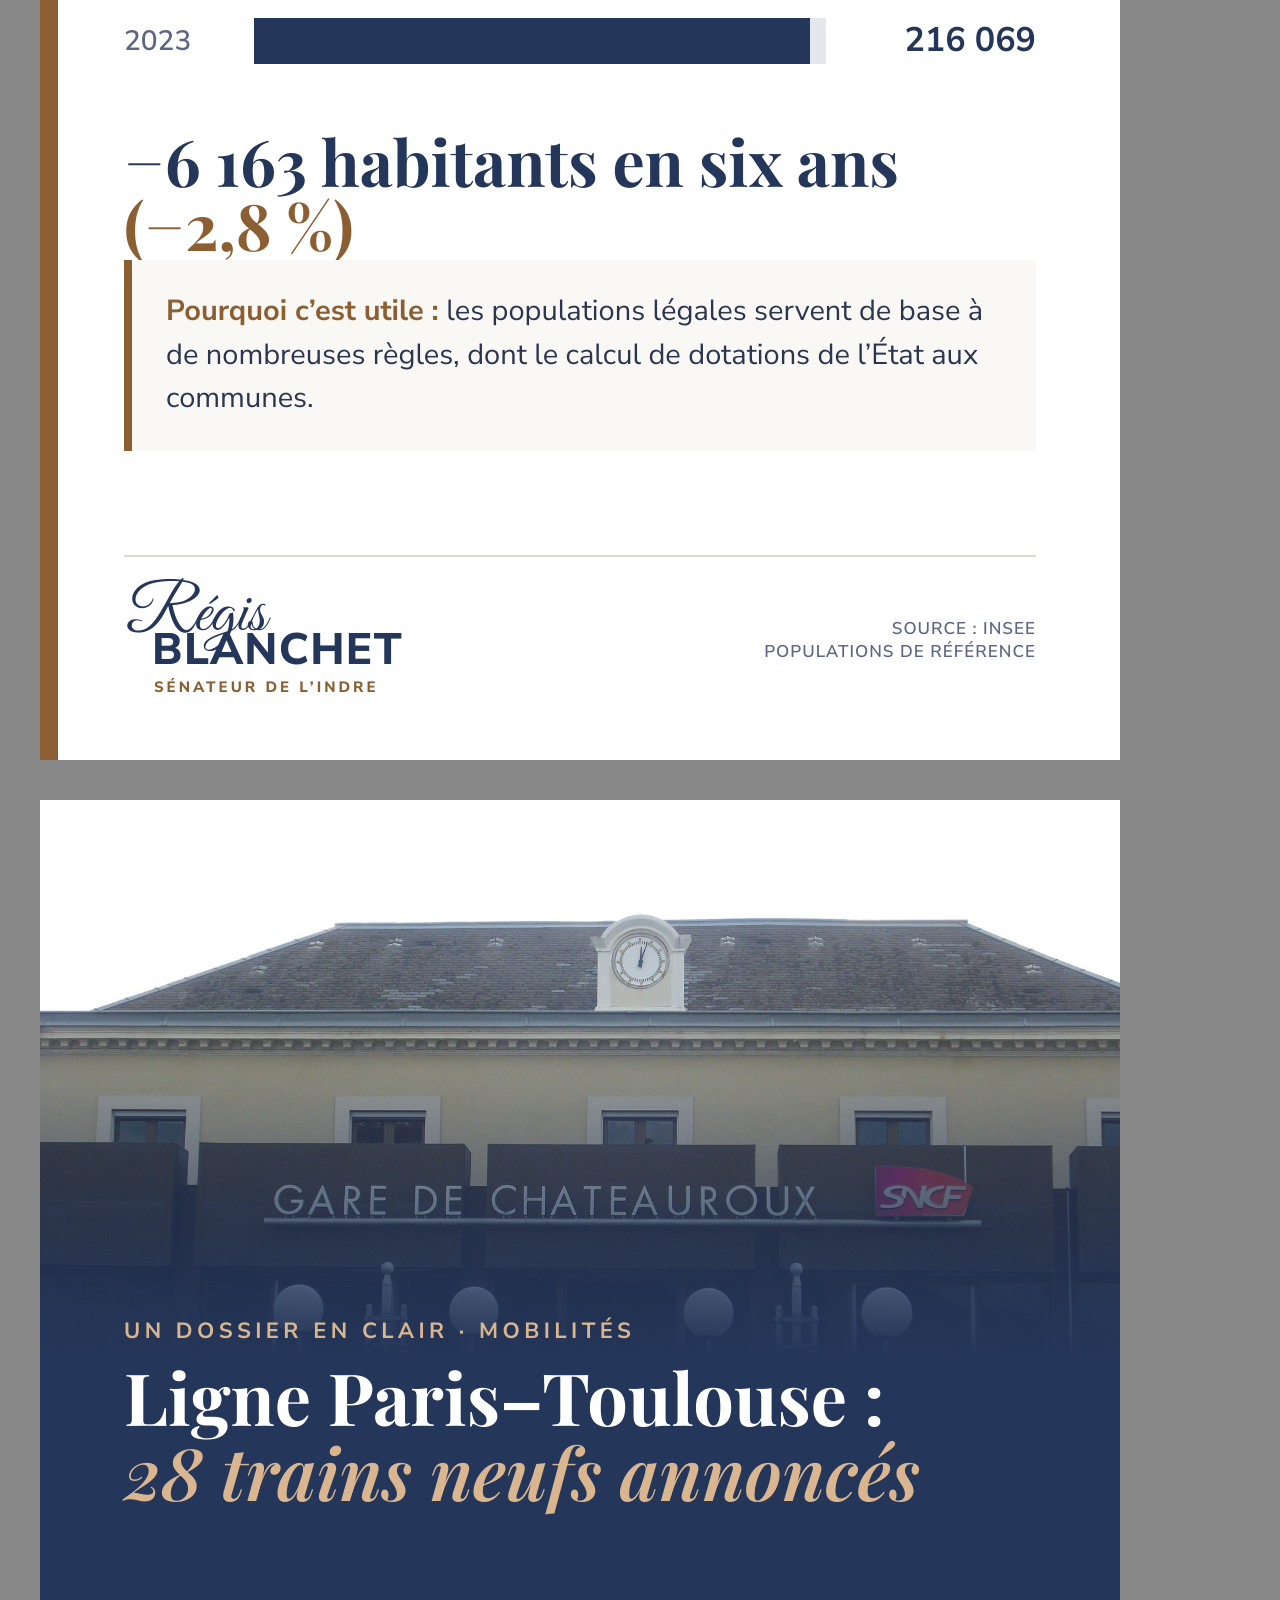
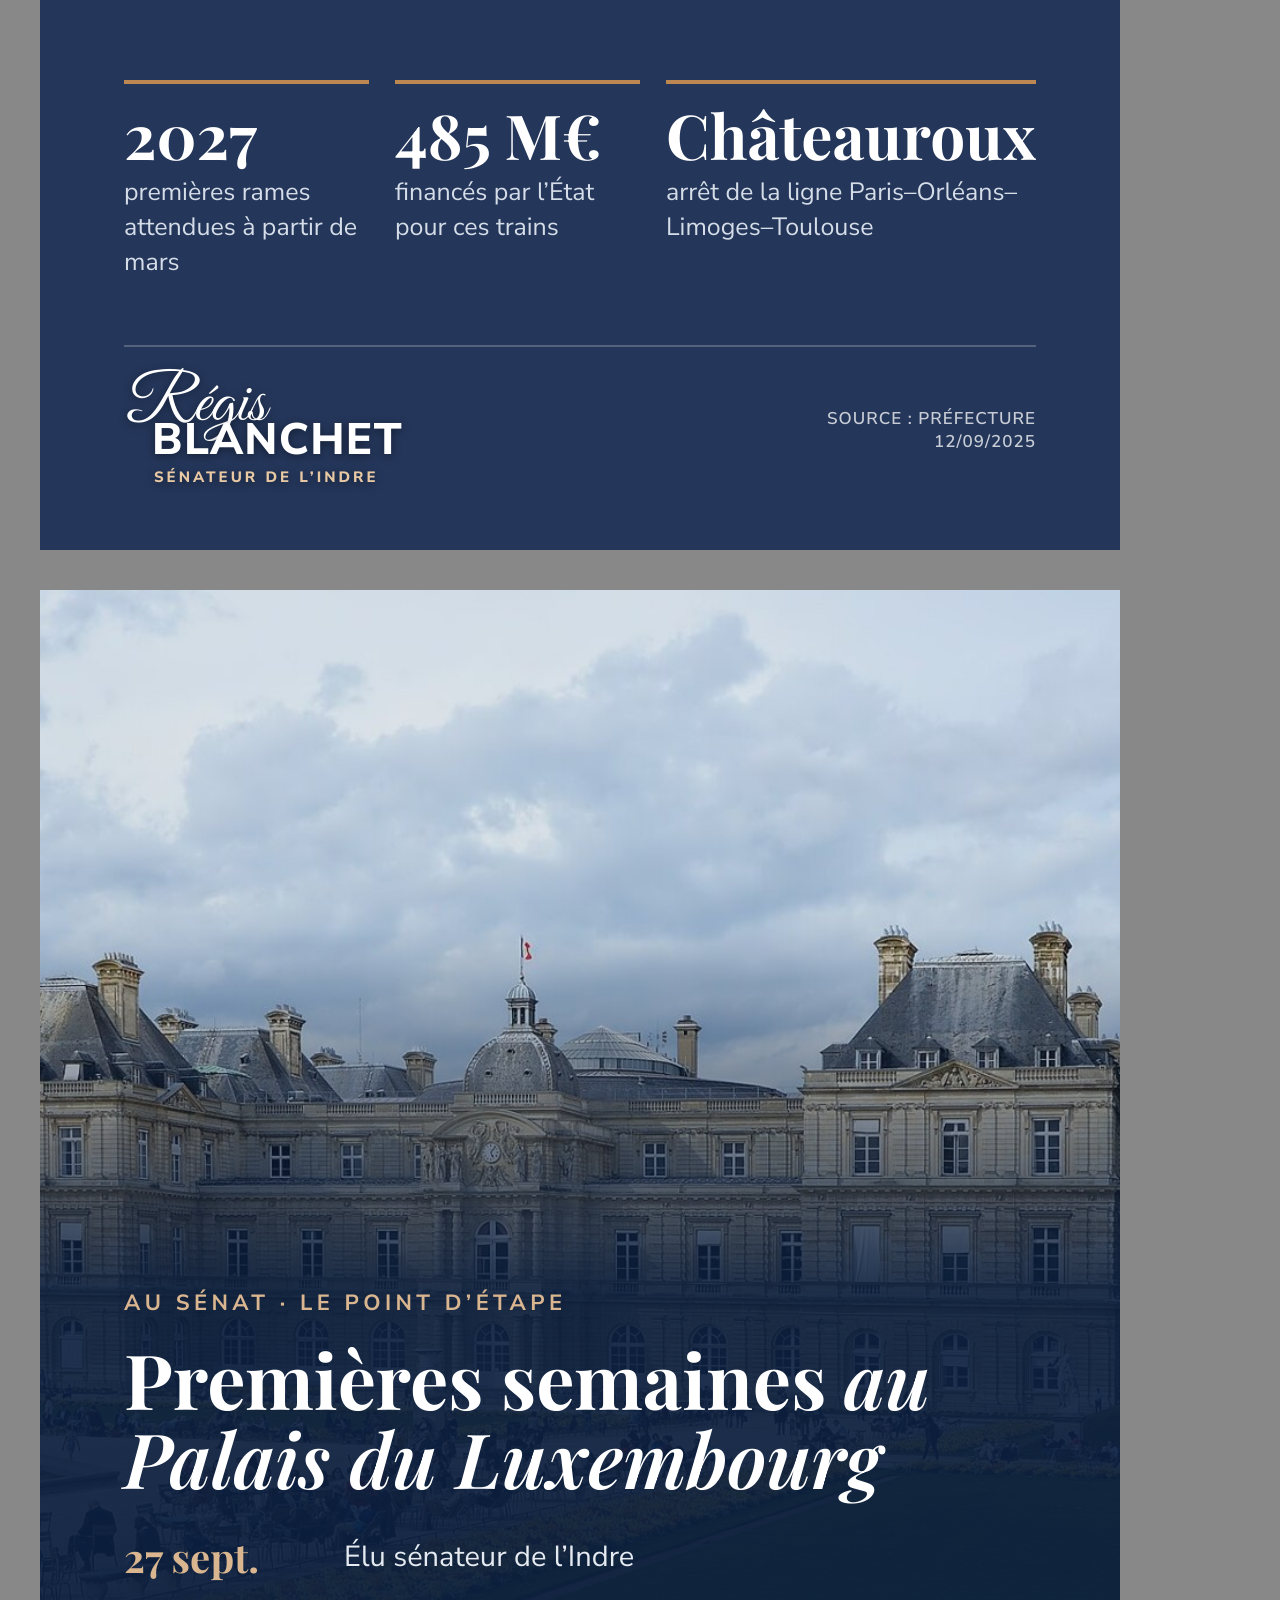
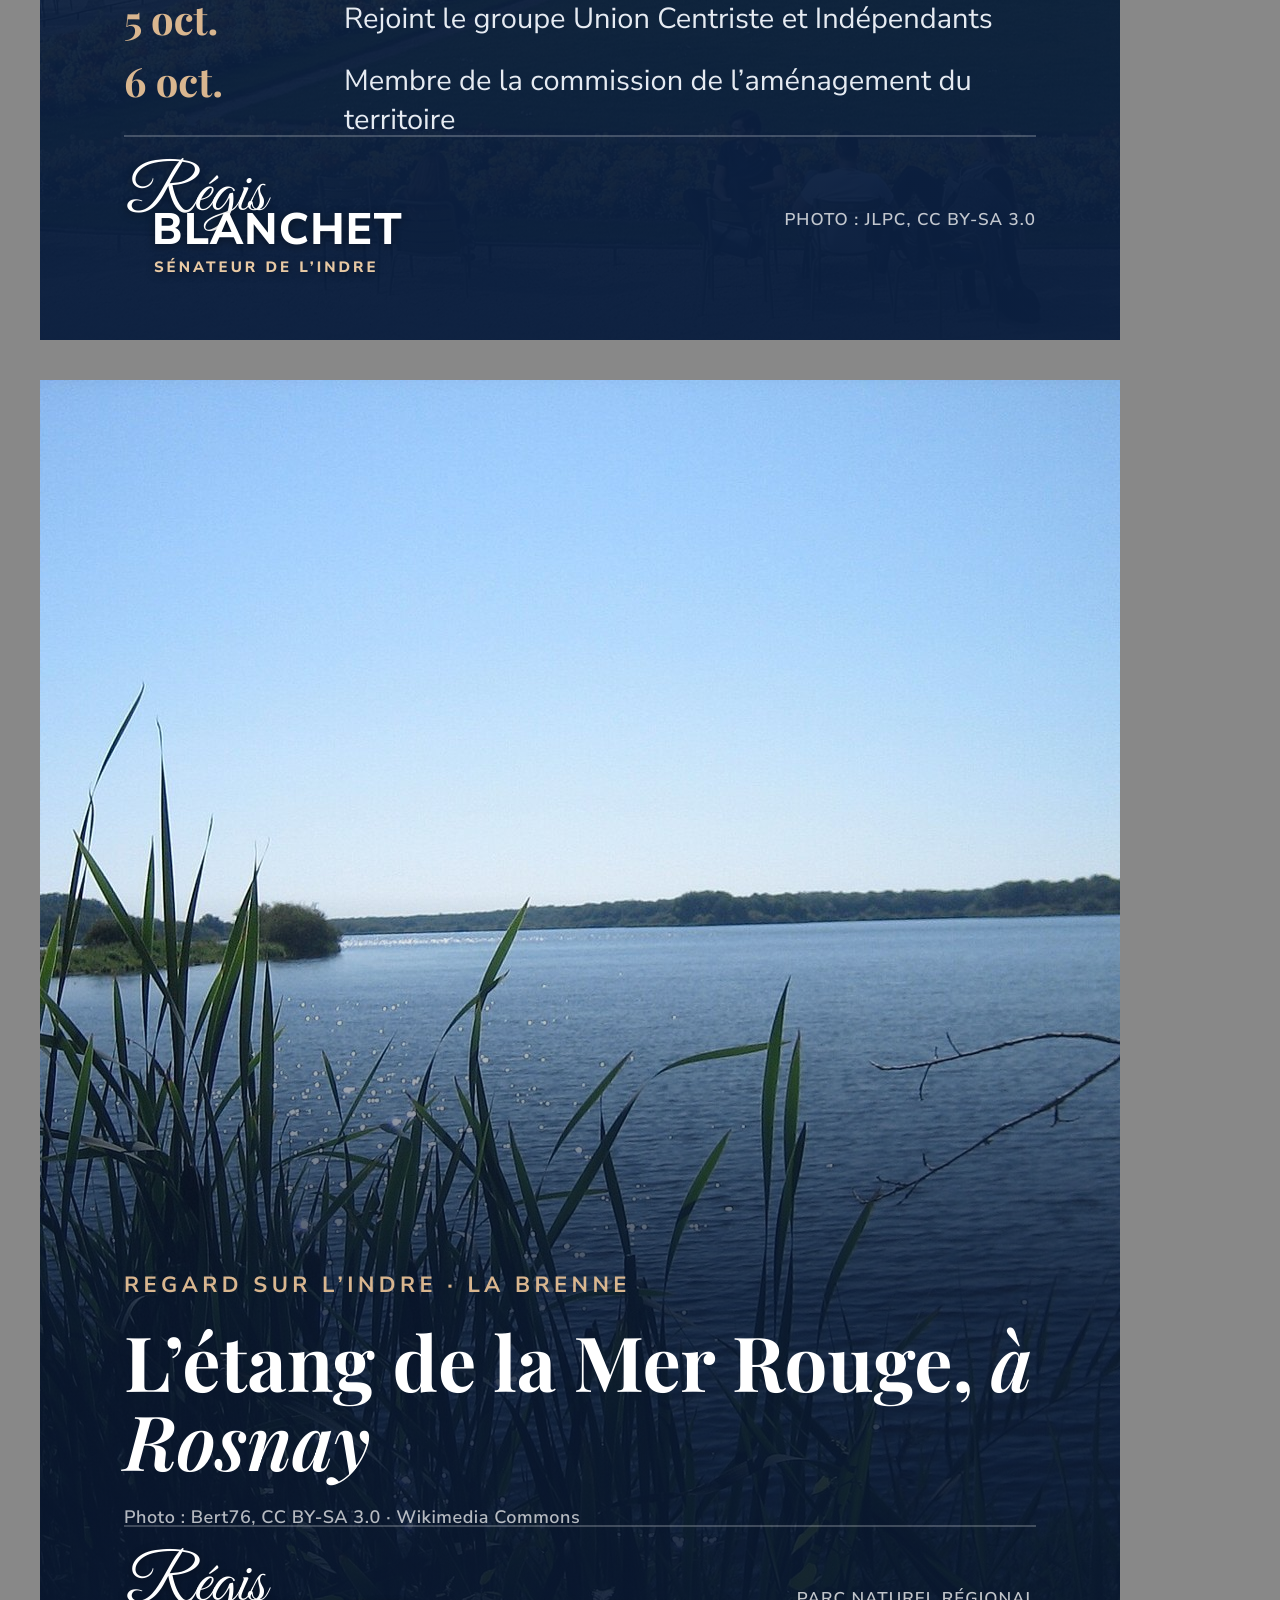
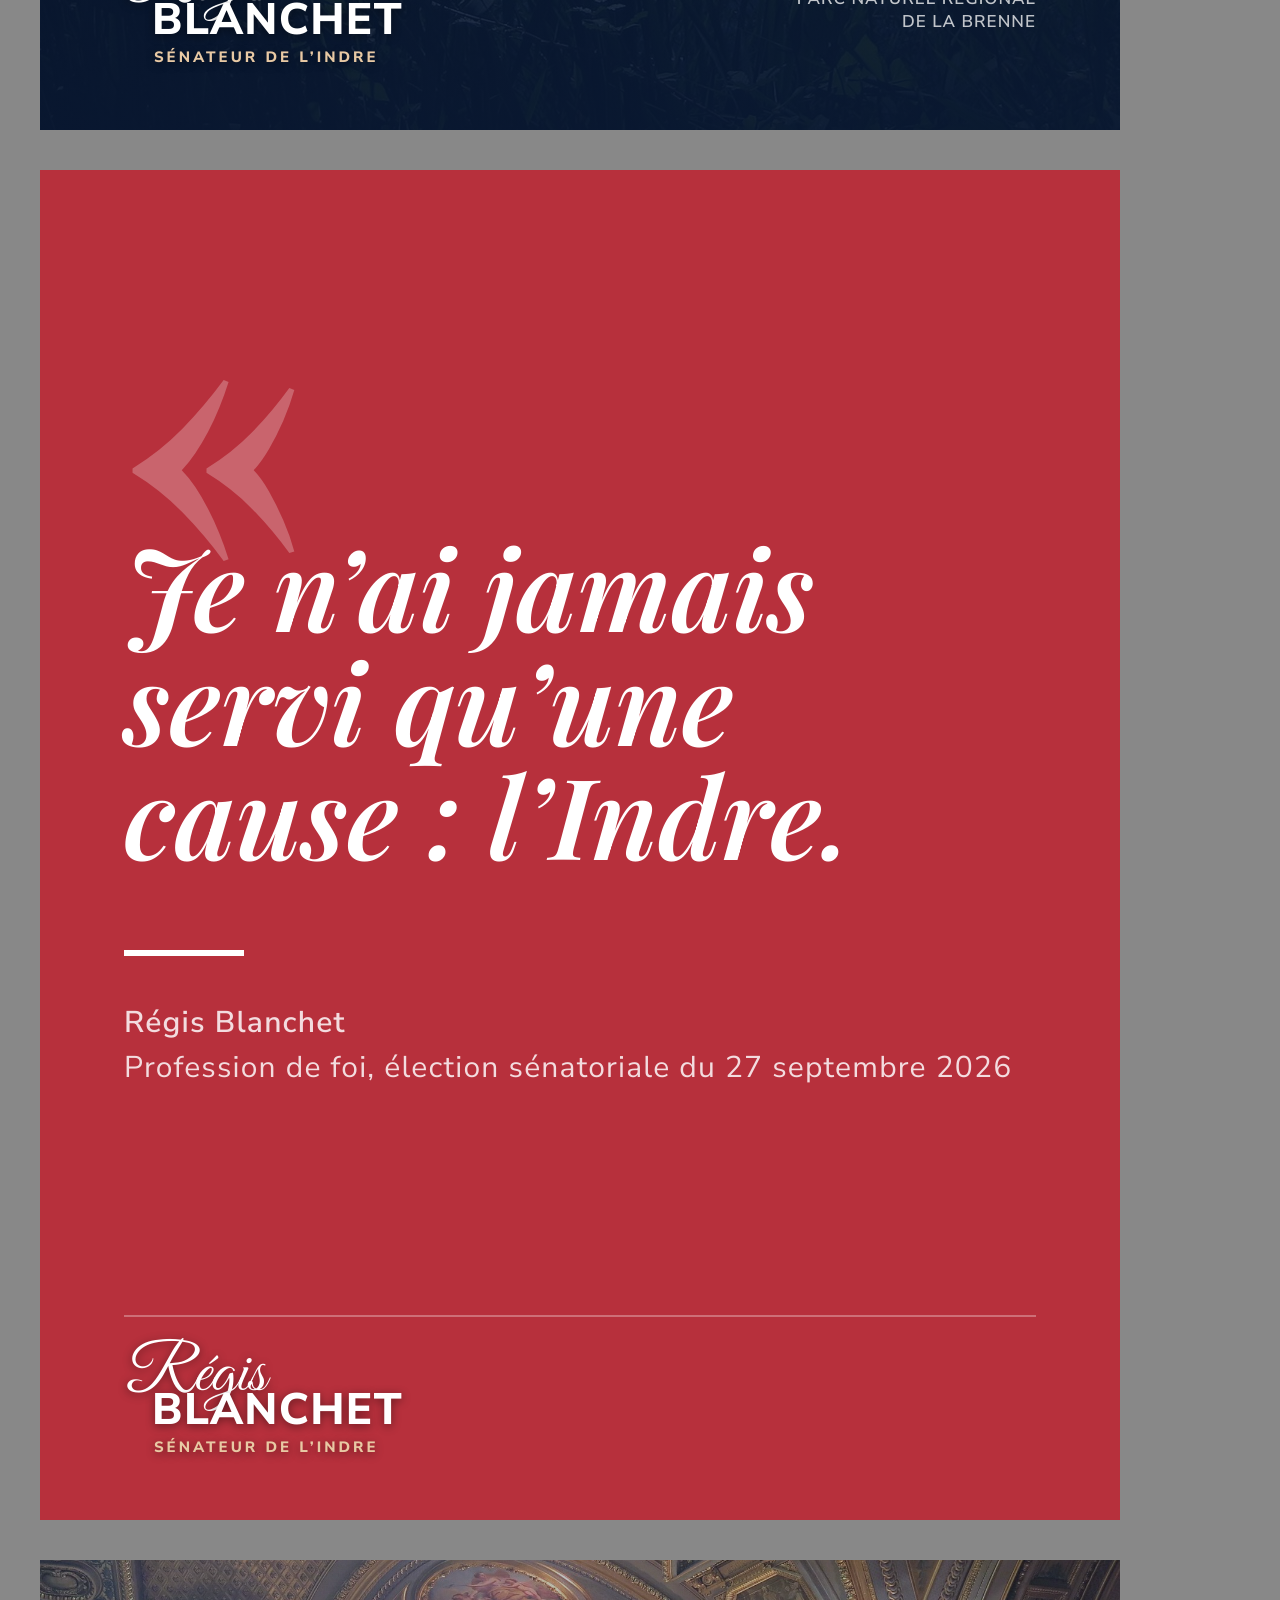
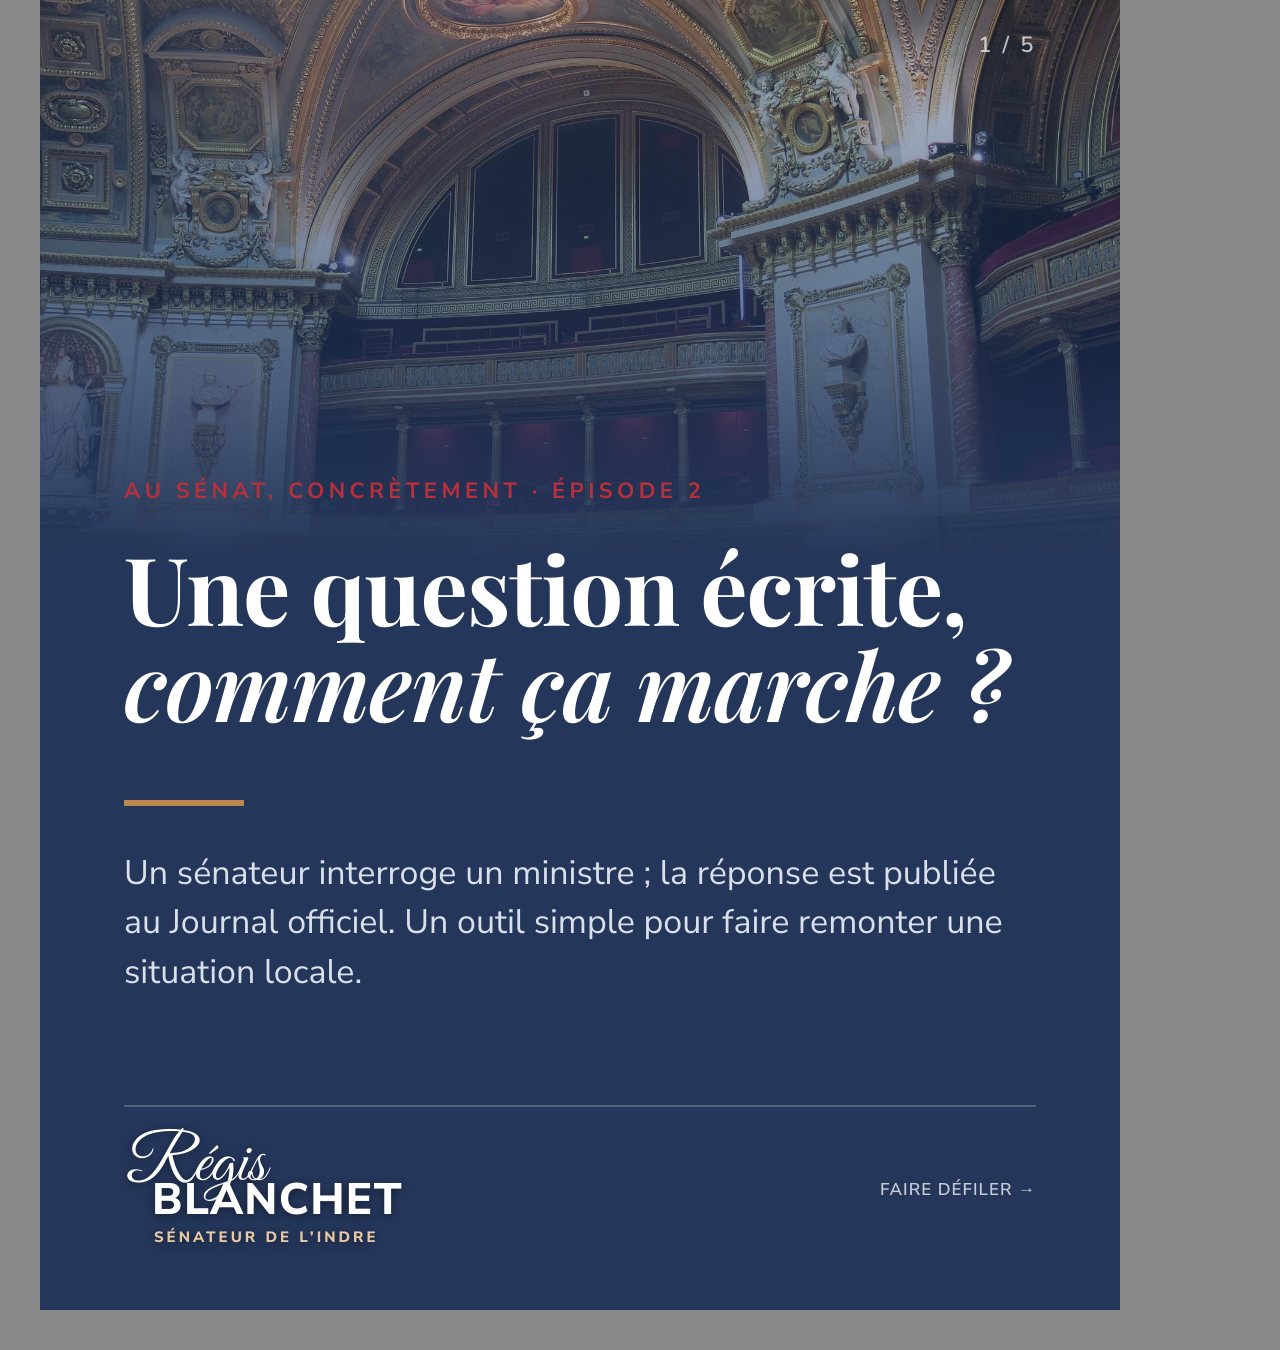
<file: kit-communication/exemples/posts.html>
<!doctype html>
<html lang="fr"><head><meta charset="utf-8"><title>Posts 1080x1350</title>
<link rel="stylesheet" href="base.css">
<style>
body{background:#888;display:flex;flex-wrap:wrap;gap:40px;padding:40px}
.post{width:1080px;height:1350px;position:relative;overflow:hidden;background:var(--ivory)}
.pad{position:absolute;left:84px;right:84px}
.kick{font:700 22px/1 'IN';letter-spacing:.2em;text-transform:uppercase;color:var(--rouge)}
.h{font:600 94px/1.02 'CG';letter-spacing:-.01em}
.h i{font-weight:500;font-style:italic}
.rule{width:120px;height:6px;background:var(--bronze)}
.p{font:400 34px/1.45 'IN'}
@font-face{font-family:'GV';src:url(fonts/great-vibes-latin-400-normal.woff2)}
@font-face{font-family:'GV';src:url(fonts/great-vibes-latin-ext-400-normal.woff2);unicode-range:U+0100-024F}
.sig .nm{display:flex;flex-direction:column;line-height:1;text-shadow:0 2px 10px rgba(0,0,0,.45)}
.sig .nm .pr{font:400 66px/.9 'GV';color:#fff;margin-left:2px}
.sig .nm .no{font:900 44px/1 'IN';letter-spacing:.03em;color:#fff;margin:-18px 0 0 28px}
.sig .nm .fn{font:800 15px/1 'IN';letter-spacing:.2em;color:#E8C9A4;margin:9px 0 0 30px}
.sig.dark .nm{text-shadow:none}.sig.dark .nm .pr,.sig.dark .nm .no{color:var(--navy)}.sig.dark .nm .fn{color:var(--green)}
.sig{position:absolute;left:84px;right:84px;bottom:64px;display:flex;align-items:center;gap:22px;padding-top:30px;border-top:2px solid rgba(255,255,255,.22)}
.sig .n{white-space:nowrap;font:700 21px/1.35 'IN';letter-spacing:.16em;color:#fff}
.sig .n small{display:block;font-size:17px;color:var(--bronze-l)}
.sig .r{margin-left:auto;font:600 17px/1.4 'IN';letter-spacing:.06em;color:rgba(255,255,255,.75);text-align:right}
.sig.dark{border-color:var(--line)}.sig.dark .m{background:var(--navy);color:#fff}.sig.dark .n{color:var(--navy)}.sig.dark .n small{color:var(--bronze)}.sig.dark .r{color:var(--soft)}
.sig.dark .lg{border:2px solid var(--line)}
.count{position:absolute;top:70px;right:84px;font:600 22px 'IN';letter-spacing:.12em;color:rgba(255,255,255,.7)}
.ph{position:absolute;inset:0}.ph img{width:100%;height:100%;object-fit:cover}
/* 1 */
#senat1{background:var(--navy);color:#fff}
#senat1 .ph{height:600px}
#senat1 .ph:after{content:'';position:absolute;inset:0;background:linear-gradient(180deg,rgba(19,45,89,.25) 0%,rgba(19,45,89,.55) 55%,var(--navy) 100%)}
#senat1 .ph img{filter:saturate(.75)}
/* 2 */
#senat2{background:var(--ivory)}
.steps{display:grid;gap:44px}
.step{display:grid;grid-template-columns:110px 1fr;align-items:start;border-top:2px solid var(--line);padding-top:36px}
.step b{font:600 96px/.8 'CG';color:var(--bronze)}
.step h4{font:600 54px/1.05 'CG';color:var(--navy)}
.step p{font:400 29px/1.45 'IN';color:var(--soft);margin-top:12px}
/* 3 */
#duo .ph img{object-position:50% 12%}
#duo .ph:after{content:'';position:absolute;inset:0;background:linear-gradient(0deg,rgba(9,24,50,.96) 0%,rgba(9,24,50,.78) 30%,rgba(9,24,50,0) 58%)}
/* 4 */
#chiffre{background:#fff}
#chiffre .bar{position:absolute;left:0;top:0;bottom:0;width:18px;background:var(--green)}
.big{font:600 250px/.85 'CG';color:var(--navy);letter-spacing:-.02em}
.bars{display:grid;gap:22px}
.br{display:grid;grid-template-columns:110px 1fr 190px;align-items:center;gap:20px;font:600 28px 'IN';color:var(--soft)}
.br div{height:46px;background:#E4E7EC}.br div i{display:block;height:100%;background:var(--navy)}
.br b{color:var(--navy);text-align:right;font-size:34px}
.callout{background:var(--ivory);border-left:8px solid var(--green);padding:30px 34px;font:400 29px/1.5 'IN';color:var(--ink)}
.callout strong{color:var(--green)}
/* 5 */
#polt{background:var(--navy);color:#fff}
#polt .ph{height:560px}
#polt .ph:after{content:'';position:absolute;inset:0;background:linear-gradient(180deg,rgba(19,45,89,0) 40%,var(--navy) 100%)}
.facts{display:grid;grid-template-columns:1fr 1fr 1fr;gap:26px}
.fact{border-top:4px solid var(--bronze);padding-top:22px}
.fact b{display:block;font:600 62px/.95 'CG'}
.fact span{display:block;font:400 25px/1.4 'IN';color:#D5DDE8;margin-top:10px}
/* 6 lux */
#lux .ph img{object-position:50% 50%}
#lux .ph:after{content:'';position:absolute;inset:0;background:linear-gradient(0deg,rgba(11,31,63,.98) 0%,rgba(11,31,63,.9) 48%,rgba(11,31,63,0) 75%)}
.tl{display:grid;gap:22px}
.tl div{display:grid;grid-template-columns:220px 1fr;font:400 29px/1.35 'IN';color:#E6EBF2}
.tl div b{font:600 40px/1 'CG';color:var(--bronze-l)}
/* 7 brenne */
#brenne .ph:after{content:'';position:absolute;inset:0;background:linear-gradient(0deg,rgba(9,24,50,.95) 0%,rgba(9,24,50,.8) 32%,rgba(9,24,50,0) 62%)}
.stack{position:absolute;left:84px;right:84px;bottom:200px;display:flex;flex-direction:column;gap:26px}
.stack .t{font:600 76px/1.04 'CG';color:#fff}
.stack .t i{font-weight:500}
.credit{font:500 18px 'IN';color:rgba(255,255,255,.7);letter-spacing:.03em}
/* 8 quote */
#quote{background:var(--bordeaux);color:#fff}
.q{font:500 112px/1.02 'CG';font-style:italic}
.qmark{font:600 330px/.6 'CG';color:rgba(255,255,255,.25)}
/* 9 */
#senat3{background:var(--navy);color:#fff}
#senat3 .ph{height:600px}
#senat3 .ph:after{content:'';position:absolute;inset:0;background:linear-gradient(180deg,rgba(19,45,89,.25) 0%,rgba(19,45,89,.6) 55%,var(--navy) 100%)}
</style></head><body>

<!-- 1 Au Sénat, concrètement — couverture carrousel -->
<div class="post" id="senat1">
  <div class="ph"><img src="photos/hemi_est.jpg" alt=""></div>
  <div class="count">1 / 5</div>
  <div class="pad" style="top:520px"><div class="kick">Au Sénat, concrètement · épisode 1</div></div>
  <div class="pad h" style="top:580px;color:#fff">Une commission,<br><i>à quoi ça sert&nbsp;?</i></div>
  <div class="pad" style="top:840px"><div class="rule"></div></div>
  <div class="pad p" style="top:890px;color:#D9E0EA">Depuis le 6 octobre 2026, Régis Blanchet siège à la commission de l’aménagement du territoire et du développement durable. Explications en 4 cartes.</div>
  <div class="sig"><span class="nm"><span class="pr">Régis</span><span class="no">BLANCHET</span><span class="fn">SÉNATEUR DE L’INDRE</span></span><span class="r">FAIRE DÉFILER →</span></div>
</div>

<!-- 2 Carte 2 : la mécanique -->
<div class="post" id="senat2">
  <div class="count" style="color:var(--soft)">2 / 5</div>
  <div class="pad" style="top:110px"><div class="kick">La mécanique</div></div>
  <div class="pad" style="top:160px;font:600 70px/1.06 'CG';color:var(--navy)">Trois missions,<br><i style="font-weight:500">avant la séance publique</i></div>
  <div class="pad steps" style="top:420px">
    <div class="step"><b>1</b><div><h4>Examiner les textes</h4><p>Les projets et propositions de loi y sont étudiés et amendés avant d’arriver dans l’hémicycle.</p></div></div>
    <div class="step"><b>2</b><div><h4>Auditionner</h4><p>Ministres, experts, élus et acteurs concernés sont entendus.</p></div></div>
    <div class="step"><b>3</b><div><h4>Contrôler</h4><p>Elle suit l’action du Gouvernement et évalue les politiques publiques.</p></div></div>
  </div>
  <div class="sig dark"><span class="nm"><span class="pr">Régis</span><span class="no">BLANCHET</span><span class="fn">SÉNATEUR DE L’INDRE</span></span><span class="r">SOURCE : SENAT.FR</span></div>
</div>

<!-- 3 Regard sur l'Indre — duo -->
<div class="post" id="duo">
  <div class="ph"><img src="photos/portrait_regis.jpg" alt=""></div>
  <div class="stack"><div class="kick" style="color:var(--bronze-l)">Regard sur l’Indre</div><div class="t">Faire entendre la voix de l’Indre <i style="color:var(--bronze-l)">là où se prennent les décisions.</i></div><div class="credit">Régis Blanchet · photographie de campagne</div></div>
  <div class="sig"><span class="nm"><span class="pr">Régis</span><span class="no">BLANCHET</span><span class="fn">SÉNATEUR DE L’INDRE</span></span><span class="r">PROFESSION DE FOI<br>SEPTEMBRE 2026</span></div>
</div>

<!-- 4 Le chiffre expliqué -->
<div class="post" id="chiffre">
  <div class="bar"></div>
  <div class="pad" style="top:110px"><div class="kick" style="color:var(--green)">Le chiffre expliqué · Indre</div></div>
  <div class="pad big" style="top:175px">216 069</div>
  <div class="pad" style="top:410px;font:600 46px/1.1 'CG';color:var(--green)">habitants dans l’Indre en 2023</div>
  <div class="pad bars" style="top:540px">
    <div class="br"><span>2017</span><div><i style="width:100%"></i></div><b>222 232</b></div>
    <div class="br"><span>2023</span><div><i style="width:97.2%"></i></div><b>216 069</b></div>
  </div>
  <div class="pad" style="top:720px;font:600 64px/1 'CG';color:var(--navy)">−6 163 habitants en six ans <span style="color:var(--green)">(−2,8 %)</span></div>
  <div class="pad callout" style="top:850px"><strong>Pourquoi c’est utile :</strong> les populations légales servent de base à de nombreuses règles, dont le calcul de dotations de l’État aux communes.</div>
  <div class="sig dark"><span class="nm"><span class="pr">Régis</span><span class="no">BLANCHET</span><span class="fn">SÉNATEUR DE L’INDRE</span></span><span class="r">SOURCE : INSEE<br>POPULATIONS DE RÉFÉRENCE</span></div>
</div>

<!-- 5 Un dossier en clair — POLT -->
<div class="post" id="polt">
  <div class="ph"><img src="photos/chx_gare.jpg" alt="" style="object-position:50% 40%"></div>
  <div class="pad" style="top:520px"><div class="kick" style="color:var(--bronze-l)">Un dossier en clair · Mobilités</div></div>
  <div class="pad" style="top:560px;font:600 72px/1.04 'CG'">Ligne Paris–Toulouse&nbsp;:<br><i style="font-weight:500;color:var(--bronze-l)">28 trains neufs annoncés</i></div>
  <div class="pad facts" style="top:880px">
    <div class="fact"><b>2027</b><span>premières rames attendues à partir de mars</span></div>
    <div class="fact"><b>485 M€</b><span>financés par l’État pour ces trains</span></div>
    <div class="fact"><b>Châteauroux</b><span>arrêt de la ligne Paris–Orléans–Limoges–Toulouse</span></div>
  </div>
  <div class="sig"><span class="nm"><span class="pr">Régis</span><span class="no">BLANCHET</span><span class="fn">SÉNATEUR DE L’INDRE</span></span><span class="r">SOURCE : PRÉFECTURE<br>12/09/2025</span></div>
</div>

<!-- 6 Premières semaines -->
<div class="post" id="lux">
  <div class="ph"><img src="photos/lux_jardin.jpg" alt=""></div>
  <div class="stack"><div class="kick" style="color:var(--bronze-l)">Au Sénat · le point d’étape</div><div class="t">Premières semaines <i>au Palais du Luxembourg</i></div>
  <div class="tl" style="margin-top:14px">
    <div><b>27 sept.</b><span>Élu sénateur de l’Indre</span></div>
    <div><b>5 oct.</b><span>Rejoint le groupe Union Centriste et Indépendants</span></div>
    <div><b>6 oct.</b><span>Membre de la commission de l’aménagement du territoire</span></div>
  </div></div>
  <div class="sig"><span class="nm"><span class="pr">Régis</span><span class="no">BLANCHET</span><span class="fn">SÉNATEUR DE L’INDRE</span></span><span class="r">PHOTO : JLPC, CC BY-SA 3.0</span></div>
</div>

<!-- 7 Brenne -->
<div class="post" id="brenne">
  <div class="ph"><img src="photos/brenne_merrouge.jpg" alt=""></div>
  <div class="stack"><div class="kick" style="color:var(--bronze-l)">Regard sur l’Indre · la Brenne</div><div class="t">L’étang de la Mer Rouge, <i>à Rosnay</i></div><div class="credit">Photo : Bert76, CC BY-SA 3.0 · Wikimedia Commons</div></div>
  <div class="sig"><span class="nm"><span class="pr">Régis</span><span class="no">BLANCHET</span><span class="fn">SÉNATEUR DE L’INDRE</span></span><span class="r">PARC NATUREL RÉGIONAL<br>DE LA BRENNE</span></div>
</div>

<!-- 8 Citation -->
<div class="post" id="quote">
  <div class="pad qmark" style="top:150px">«</div>
  <div class="pad q" style="top:360px">Je n’ai jamais servi qu’une cause&nbsp;: l’Indre.</div>
  <div class="pad" style="top:780px"><div class="rule" style="background:#fff"></div></div>
  <div class="pad" style="top:830px;font:600 30px/1.5 'IN';letter-spacing:.04em;color:#F3DCDF">Régis Blanchet<br><span style="font-weight:400">Profession de foi, élection sénatoriale du 27 septembre 2026</span></div>
  <div class="sig" style="border-color:rgba(255,255,255,.3)"><span class="nm"><span class="pr">Régis</span><span class="no">BLANCHET</span><span class="fn">SÉNATEUR DE L’INDRE</span></span></div>
</div>

<!-- 9 Episode 2 -->
<div class="post" id="senat3">
  <div class="ph"><img src="photos/hemi_trib.jpg" alt="" style="object-position:50% 40%"></div>
  <div class="count">1 / 5</div>
  <div class="pad" style="top:520px"><div class="kick">Au Sénat, concrètement · épisode 2</div></div>
  <div class="pad h" style="top:580px;color:#fff">Une question écrite,<br><i>comment ça marche&nbsp;?</i></div>
  <div class="pad" style="top:840px"><div class="rule"></div></div>
  <div class="pad p" style="top:890px;color:#D9E0EA">Un sénateur interroge un ministre ; la réponse est publiée au Journal officiel. Un outil simple pour faire remonter une situation locale.</div>
  <div class="sig"><span class="nm"><span class="pr">Régis</span><span class="no">BLANCHET</span><span class="fn">SÉNATEUR DE L’INDRE</span></span><span class="r">FAIRE DÉFILER →</span></div>
</div>
</body></html>
</file>
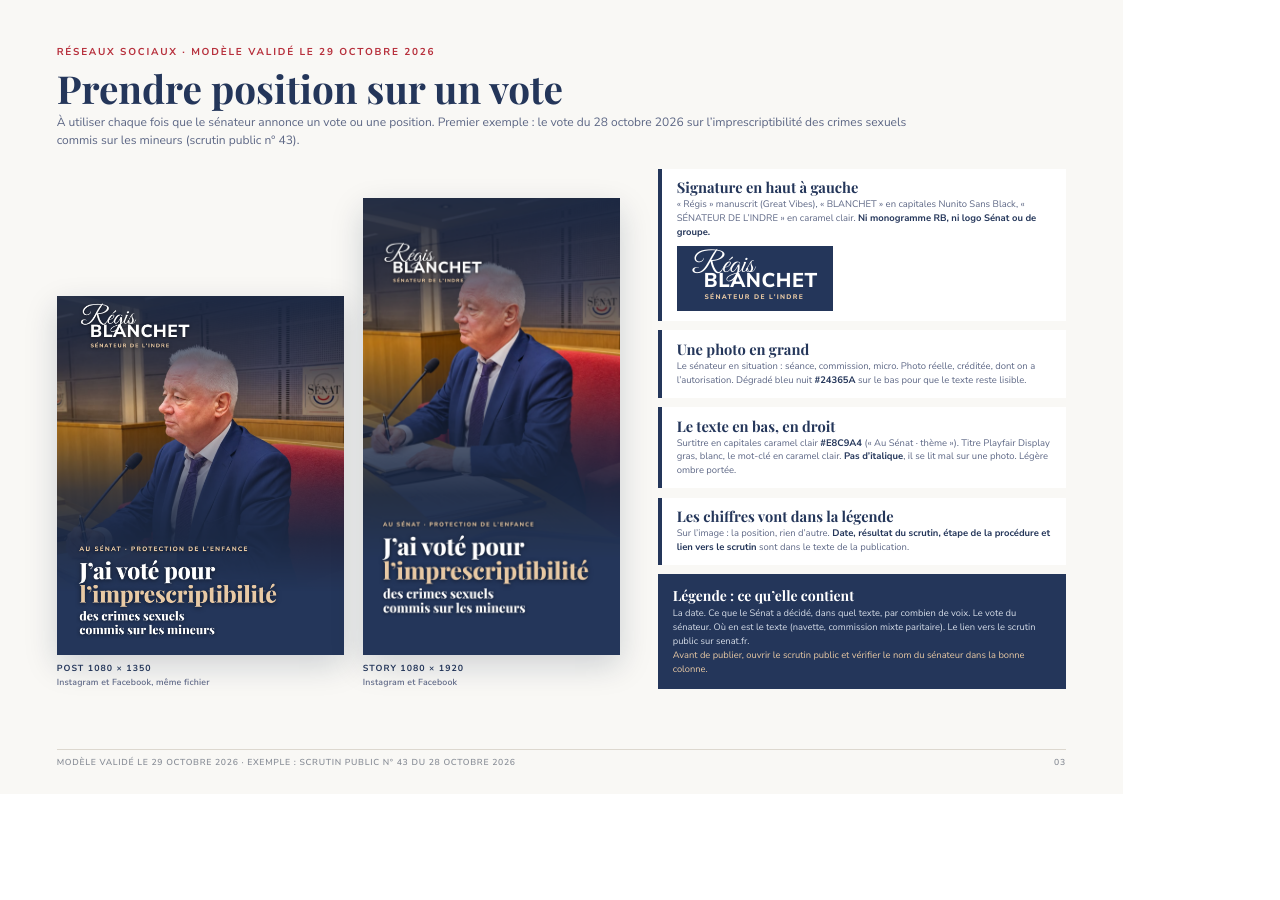
<file: kit-communication/exemples/reseaux-p3-modele-valide.html>
<!doctype html>
<html lang="fr"><head><meta charset="utf-8"><title>Modèle validé — prise de position</title>
<link rel="stylesheet" href="base.css">
<style>
@font-face{font-family:'GV';src:url(fonts/great-vibes-latin-400-normal.woff2)}
@page{size:297mm 210mm;margin:0}
.page{width:297mm;height:210mm;position:relative;overflow:hidden;background:var(--ivory);padding:12mm 15mm 0}
.kicker{font:700 7.5pt 'IN';letter-spacing:.18em;color:var(--rouge);text-transform:uppercase}
h1{font:600 29pt/1.02 'CG';color:var(--navy);margin:2.5mm 0 1.5mm}
.lead{font-size:9pt;color:var(--soft);line-height:1.5;max-width:230mm}
.foot{position:absolute;left:15mm;right:15mm;bottom:6.5mm;display:flex;justify-content:space-between;font:500 6.5pt 'IN';letter-spacing:.08em;color:#8A8F98;border-top:1px solid var(--line);padding-top:2mm;text-transform:uppercase}
.wrap{display:grid;grid-template-columns:auto 1fr;gap:10mm;margin-top:5mm}
.vis{display:flex;gap:5mm;align-items:flex-end}
.vis figure{margin:0}
.vis img{display:block;box-shadow:0 3mm 8mm rgba(11,31,63,.18)}
.vis .p img{width:76mm}
.vis .s img{width:68mm}
.vis figcaption{font:700 6.6pt 'IN';letter-spacing:.12em;color:var(--navy);text-transform:uppercase;margin-top:2mm}
.vis figcaption span{display:block;font-weight:500;letter-spacing:.02em;text-transform:none;color:var(--soft);margin-top:.6mm}
.rules{display:grid;gap:2.4mm;align-content:start}
.r{background:#fff;padding:2.8mm 4mm;border-left:1.2mm solid var(--navy)}
.r h4{font:600 11pt/1.1 'CG';color:var(--navy)}
.r p{font-size:7.1pt;line-height:1.45;color:var(--soft);margin-top:.8mm}
.r p b{color:var(--navy)}
.sigdemo{display:inline-flex;flex-direction:column;background:var(--navy);padding:2mm 4mm 2.4mm;margin-top:1.6mm;line-height:1}
.sigdemo .pr{font:400 22pt/.9 'GV';color:#fff}
.sigdemo .no{font:900 15pt/1 'IN';color:#fff;margin:-6pt 0 0 9pt;letter-spacing:.03em}
.sigdemo .fn{font:800 5pt/1 'IN';letter-spacing:.2em;color:#E8C9A4;margin:2.4pt 0 0 9.5pt}
.cap{background:var(--navy);color:#D6DDE8;padding:3mm 4mm;font-size:7pt;line-height:1.5}
.cap b{display:block;font:600 10.5pt 'CG';color:#fff;margin-bottom:.8mm}
</style></head><body>
<section class="page">
  <div class="kicker">Réseaux sociaux · modèle validé le 29 octobre 2026</div>
  <h1>Prendre position sur un vote</h1>
  <p class="lead">À utiliser chaque fois que le sénateur annonce un vote ou une position. Premier exemple : le vote du 28 octobre 2026 sur l’imprescriptibilité des crimes sexuels commis sur les mineurs (scrutin public n° 43).</p>
  <div class="wrap">
    <div class="vis">
      <figure class="p"><img src="posts-png/prise-de-position-post.png" alt=""><figcaption>Post 1080 × 1350<span>Instagram et Facebook, même fichier</span></figcaption></figure>
      <figure class="s"><img src="posts-png/prise-de-position-story.png" alt=""><figcaption>Story 1080 × 1920<span>Instagram et Facebook</span></figcaption></figure>
    </div>
    <div class="rules">
      <div class="r"><h4>Signature en haut à gauche</h4><p>« Régis » manuscrit (Great Vibes), « BLANCHET » en capitales Nunito Sans Black, « SÉNATEUR DE L’INDRE » en caramel clair. <b>Ni monogramme RB, ni logo Sénat ou de groupe.</b></p>
        <div class="sigdemo"><span class="pr">Régis</span><span class="no">BLANCHET</span><span class="fn">SÉNATEUR DE L’INDRE</span></div></div>
      <div class="r"><h4>Une photo en grand</h4><p>Le sénateur en situation : séance, commission, micro. Photo réelle, créditée, dont on a l’autorisation. Dégradé bleu nuit <b>#24365A</b> sur le bas pour que le texte reste lisible.</p></div>
      <div class="r"><h4>Le texte en bas, en droit</h4><p>Surtitre en capitales caramel clair <b>#E8C9A4</b> (« Au Sénat · thème »). Titre Playfair Display gras, blanc, le mot-clé en caramel clair. <b>Pas d’italique</b>, il se lit mal sur une photo. Légère ombre portée.</p></div>
      <div class="r"><h4>Les chiffres vont dans la légende</h4><p>Sur l’image : la position, rien d’autre. <b>Date, résultat du scrutin, étape de la procédure et lien vers le scrutin</b> sont dans le texte de la publication.</p></div>
      <div class="cap"><b>Légende : ce qu’elle contient</b>La date. Ce que le Sénat a décidé, dans quel texte, par combien de voix. Le vote du sénateur. Où en est le texte (navette, commission mixte paritaire). Le lien vers le scrutin public sur senat.fr.<br><span style="color:#E8C9A4">Avant de publier, ouvrir le scrutin public et vérifier le nom du sénateur dans la bonne colonne.</span></div>
    </div>
  </div>
  <div class="foot"><span>Modèle validé le 29 octobre 2026 · exemple : scrutin public n° 43 du 28 octobre 2026</span><span>03</span></div>
</section>
</body></html>
</file>
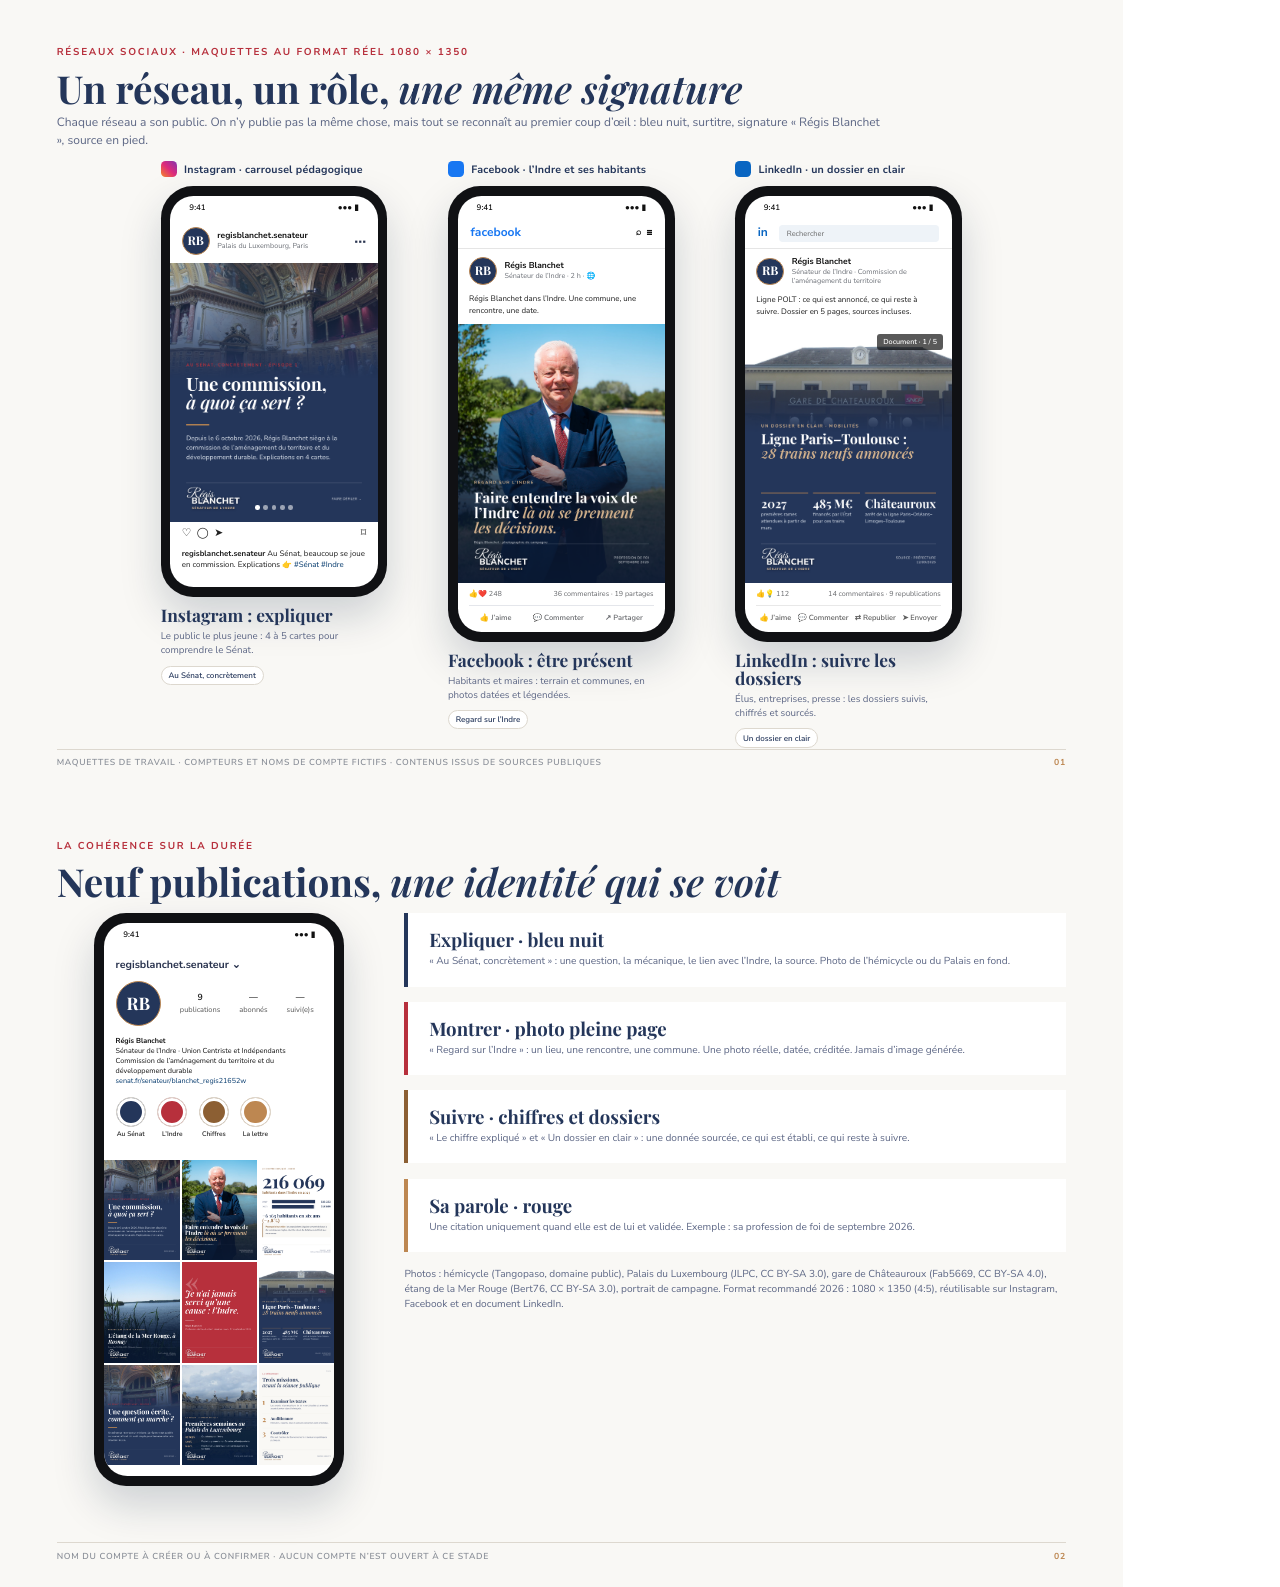
<file: kit-communication/exemples/reseaux.html>
<!doctype html>
<html lang="fr"><head><meta charset="utf-8"><title>Formats réseaux — Régis Blanchet</title>
<link rel="stylesheet" href="base.css">
<style>
@page{size:297mm 210mm;margin:0}
.page{width:297mm;height:210mm;position:relative;overflow:hidden;background:var(--ivory);padding:12mm 15mm 0;page-break-after:always}
.kicker{font:700 7.5pt 'IN';letter-spacing:.18em;color:var(--rouge);text-transform:uppercase}
h1{font:600 29pt/1.02 'CG';color:var(--navy);margin:2.5mm 0 1.5mm}
h1 i{font-weight:500}
.lead{font-size:9pt;color:var(--soft);line-height:1.5;max-width:220mm}
.foot{position:absolute;left:15mm;right:15mm;bottom:6.5mm;display:flex;justify-content:space-between;font:500 6.5pt 'IN';letter-spacing:.08em;color:#8A8F98;border-top:1px solid var(--line);padding-top:2mm;text-transform:uppercase}
.foot b{color:var(--bronze)}
/* phones */
.row{display:flex;justify-content:center;gap:16mm;margin-top:3mm}
.col{width:60mm}
.plat{display:flex;align-items:center;gap:2mm;margin-bottom:2.4mm;font:700 8pt 'IN';color:var(--navy);letter-spacing:.02em}
.plat i{width:4.2mm;height:4.2mm;border-radius:1.2mm;display:inline-block}
.phone{background:#101114;border-radius:8.5mm;padding:2.6mm;box-shadow:0 5mm 11mm rgba(11,31,63,.18)}
.screen{background:#fff;border-radius:6.2mm;overflow:hidden;padding-bottom:2.5mm;position:relative;font-family:-apple-system,'Segoe UI','IN',sans-serif}
.stat{height:6mm;display:flex;justify-content:space-between;align-items:center;padding:0 5mm;font:600 6pt 'IN';color:#111}
.app{height:8mm;display:flex;align-items:center;padding:0 3.4mm;border-bottom:.2mm solid #e5e5e5;font:700 9pt 'IN'}
.hd{display:flex;align-items:center;gap:2mm;padding:2.2mm 3mm}
.av{width:7.4mm;height:7.4mm;border-radius:50%;background:var(--navy);color:#fff;display:flex;align-items:center;justify-content:center;font:600 9pt 'CG';flex:none;border:.35mm solid var(--bronze)}
.av.sq{border-radius:1mm}
.nm{font:700 6.4pt/1.25 'IN';color:#111}
.nm small{display:block;font-weight:400;color:#6b6f76;font-size:5.4pt}
.post{width:100%;aspect-ratio:4/5;display:block}
.post img{width:100%;height:100%;object-fit:cover;display:block}
.txt{padding:2mm 3mm;font:400 5.9pt/1.45 'IN';color:#1b1b1b}
.txt b{font-weight:700}
.acts{display:flex;gap:3.2mm;padding:1.8mm 3mm 0;font-size:8pt;color:#222}
.dots{display:flex;justify-content:center;gap:1mm;margin-top:-4.4mm;position:relative;z-index:2}.dots i{width:1.2mm;height:1.2mm;border-radius:50%;background:rgba(255,255,255,.55)}.dots i.on{background:#fff}
.fbbar{display:flex;justify-content:space-around;border-top:.2mm solid #e4e6eb;margin:1.6mm 3mm 0;padding-top:1.6mm;font:600 5.6pt 'IN';color:#65676b}
.fbcount{display:flex;justify-content:space-between;padding:1.6mm 3mm 0;font:400 5.4pt 'IN';color:#65676b}
.lidoc{position:relative}
.lidoc .pg{position:absolute;right:2.4mm;top:2.4mm;background:rgba(0,0,0,.65);color:#fff;font:600 5.4pt 'IN';padding:.8mm 1.6mm;border-radius:.8mm}
.libar{display:flex;justify-content:space-around;border-top:.2mm solid #e8e8e8;margin:1.4mm 3mm 0;padding-top:1.6mm;font:600 5.6pt 'IN';color:#5e5e5e}
.cap{margin-top:2.6mm}
.cap h3{font:600 13pt/1.05 'CG';color:var(--navy)}
.cap p{font-size:7.3pt;line-height:1.45;color:var(--soft);margin-top:1.2mm}
.cap .tags{display:flex;flex-wrap:wrap;gap:1.2mm;margin-top:2mm}
.cap .tags span{font:600 6pt 'IN';color:var(--navy);background:#fff;border:.25mm solid var(--line);padding:.8mm 1.8mm;border-radius:5mm}
/* grid page */
.gridwrap{display:grid;grid-template-columns:66mm 1fr;gap:16mm;margin-top:3mm;align-items:start;padding-left:10mm}
.ig-prof{padding:3mm}
.ig-top{display:flex;align-items:center;gap:5mm}
.ig-top .av{width:12mm;height:12mm;font-size:13pt;border-width:.5mm}
.ig-stats{display:flex;gap:5mm;font:600 6.6pt/1.3 'IN';text-align:center;color:#111}
.ig-stats span{display:block;font-weight:400;color:#555;font-size:5.6pt}
.ig-bio{font:400 5.4pt/1.4 'IN';margin-top:2.4mm;color:#111}
.ig-bio b{font-weight:700}
.ig-hl{display:flex;gap:3mm;margin:3mm 0 2.4mm}
.ig-hl div{text-align:center;font:500 5pt 'IN';color:#222}
.ig-hl div i{display:block;width:8mm;height:8mm;border-radius:50%;border:.5mm solid var(--line);margin-bottom:.8mm;background:var(--navy);box-shadow:inset 0 0 0 .8mm #fff}
.ig-hl div:nth-child(2) i{background:var(--bordeaux)}.ig-hl div:nth-child(3) i{background:var(--green)}.ig-hl div:nth-child(4) i{background:var(--bronze)}
.ig-grid{display:grid;grid-template-columns:repeat(3,1fr);gap:.5mm}
.ig-grid img{width:100%;aspect-ratio:3/4;object-fit:cover;display:block}
.rules{display:grid;gap:4mm}
.rule{background:#fff;padding:4.5mm 5.5mm;border-left:1.2mm solid var(--navy)}
.rule:nth-child(2){border-color:var(--bordeaux)}.rule:nth-child(3){border-color:var(--green)}.rule:nth-child(4){border-color:var(--bronze)}
.rule h4{font:600 14pt/1.05 'CG';color:var(--navy)}
.rule p{font-size:7.6pt;line-height:1.5;color:var(--soft);margin-top:1.2mm}
/* month */
.month{display:grid;grid-template-columns:repeat(4,1fr);gap:4mm;margin-top:6mm}
.wk{background:#fff;box-shadow:0 2mm 5mm rgba(11,31,63,.07)}
.wk img{width:100%;aspect-ratio:4/5;object-fit:cover;display:block}
.wk .in{padding:3.6mm 4mm 4.4mm}
.wk .w{font:700 6.6pt 'IN';letter-spacing:.14em;color:var(--bronze)}
.wk h4{font:600 13pt/1.05 'CG';color:var(--navy);margin:1.2mm 0}
.wk p{font-size:7pt;line-height:1.45;color:var(--soft)}
.wk .on{display:flex;gap:1.2mm;margin-top:2mm}
.wk .on span{font:700 5.6pt 'IN';padding:.7mm 1.6mm;border-radius:4mm;color:#fff}
.ig{background:#C13584}.fb{background:#1877F2}.li{background:#0A66C2}
.band{margin-top:5mm;background:var(--navy);color:#fff;padding:4mm 6mm;display:grid;grid-template-columns:1fr 1fr 1fr;gap:6mm;font-size:7.4pt;line-height:1.45;color:#D6DDE8}
.band b{display:block;font:600 12pt 'CG';color:#fff;margin-bottom:.8mm}
</style></head><body>

<!-- ================= P1 : trois réseaux ================= -->
<section class="page">
  <div class="kicker">Réseaux sociaux · maquettes au format réel 1080 × 1350</div>
  <h1>Un réseau, un rôle, <i>une même signature</i></h1>
  <p class="lead">Chaque réseau a son public. On n’y publie pas la même chose, mais tout se reconnaît au premier coup d’œil : bleu nuit, surtitre, signature « Régis Blanchet », source en pied.</p>
  <div class="row">
    <!-- Instagram -->
    <div class="col">
      <div class="plat"><i style="background:linear-gradient(45deg,#F58529,#DD2A7B,#8134AF)"></i>Instagram · carrousel pédagogique</div>
      <div class="phone"><div class="screen">
        <div class="stat"><span>9:41</span><span>●●● ▮</span></div>
        <div class="hd"><div class="av">RB</div><div class="nm">regisblanchet.senateur<small>Palais du Luxembourg, Paris</small></div><span style="margin-left:auto;font-weight:700">···</span></div>
        <div class="post"><img src="posts-png/senat1.png" alt=""></div>
        <div class="dots"><i class="on"></i><i></i><i></i><i></i><i></i></div>
        <div class="acts" style="margin-top:2.2mm">♡ &nbsp;◯ &nbsp;➤<span style="margin-left:auto">⌑</span></div>
        <div class="txt"><b>regisblanchet.senateur</b> Au Sénat, beaucoup se joue en commission. Explications 👉 <span style="color:#00376b">#Sénat #Indre</span></div>
      </div></div>
      <div class="cap"><h3>Instagram : expliquer</h3><p>Le public le plus jeune : 4 à 5 cartes pour comprendre le Sénat.</p><div class="tags"><span>Au Sénat, concrètement</span></div></div>
    </div>
    <!-- Facebook -->
    <div class="col">
      <div class="plat"><i style="background:#1877F2"></i>Facebook · l’Indre et ses habitants</div>
      <div class="phone"><div class="screen">
        <div class="stat"><span>9:41</span><span>●●● ▮</span></div>
        <div class="app" style="color:#1877F2">facebook<span style="margin-left:auto;color:#111;font-size:7pt">⌕ &nbsp;☰</span></div>
        <div class="hd"><div class="av">RB</div><div class="nm">Régis Blanchet<small>Sénateur de l’Indre · 2 h · 🌐</small></div></div>
        <div class="txt" style="padding-top:0">Régis Blanchet dans l’Indre. Une commune, une rencontre, une date.</div>
        <div class="post"><img src="posts-png/duo.png" alt=""></div>
        <div class="fbcount"><span>👍❤️ 248</span><span>36 commentaires · 19 partages</span></div>
        <div class="fbbar"><span>👍 J’aime</span><span>💬 Commenter</span><span>↗ Partager</span></div>
      </div></div>
      <div class="cap"><h3>Facebook : être présent</h3><p>Habitants et maires : terrain et communes, en photos datées et légendées.</p><div class="tags"><span>Regard sur l’Indre</span></div></div>
    </div>
    <!-- LinkedIn -->
    <div class="col">
      <div class="plat"><i style="background:#0A66C2"></i>LinkedIn · un dossier en clair</div>
      <div class="phone"><div class="screen">
        <div class="stat"><span>9:41</span><span>●●● ▮</span></div>
        <div class="app" style="color:#0A66C2">in<span style="margin-left:3mm;flex:1;background:#eef3f8;border-radius:1mm;height:4.6mm;font:400 5.6pt 'IN';color:#666;display:flex;align-items:center;padding-left:2mm">Rechercher</span></div>
        <div class="hd"><div class="av">RB</div><div class="nm">Régis Blanchet<small>Sénateur de l’Indre · Commission de l’aménagement du territoire</small></div></div>
        <div class="txt" style="padding-top:0">Ligne POLT : ce qui est annoncé, ce qui reste à suivre. Dossier en 5 pages, sources incluses.</div>
        <div class="post lidoc"><img src="posts-png/polt.png" alt=""><span class="pg">Document · 1 / 5</span></div>
        <div class="fbcount"><span>👍💡 112</span><span>14 commentaires · 9 republications</span></div>
        <div class="libar"><span>👍 J’aime</span><span>💬 Commenter</span><span>⇄ Republier</span><span>➤ Envoyer</span></div>
      </div></div>
      <div class="cap"><h3>LinkedIn : suivre les dossiers</h3><p>Élus, entreprises, presse : les dossiers suivis, chiffrés et sourcés.</p><div class="tags"><span>Un dossier en clair</span></div></div>
    </div>
  </div>
  <div class="foot"><span>Maquettes de travail · compteurs et noms de compte fictifs · contenus issus de sources publiques</span><b>01</b></div>
</section>

<!-- ================= P2 : la grille Instagram ================= -->
<section class="page">
  <div class="kicker">La cohérence sur la durée</div>
  <h1>Neuf publications, <i>une identité qui se voit</i></h1>
  <div class="gridwrap">
    <div class="phone"><div class="screen" style="height:auto;padding-bottom:3mm">
      <div class="stat"><span>9:41</span><span>●●● ▮</span></div>
      <div class="ig-prof">
        <div style="font:700 8pt 'IN';margin-bottom:2.4mm">regisblanchet.senateur ⌄</div>
        <div class="ig-top"><div class="av">RB</div><div class="ig-stats"><div>9<span>publications</span></div><div>—<span>abonnés</span></div><div>—<span>suivi(e)s</span></div></div></div>
        <div class="ig-bio"><b>Régis Blanchet</b><br>Sénateur de l’Indre · Union Centriste et Indépendants<br>Commission de l’aménagement du territoire et du développement durable<br><span style="color:#00376b">senat.fr/senateur/blanchet_regis21652w</span></div>
        <div class="ig-hl"><div><i></i>Au Sénat</div><div><i></i>L’Indre</div><div><i></i>Chiffres</div><div><i></i>La lettre</div></div>
      </div>
      <div class="ig-grid">
        <img src="posts-png/senat1.png" alt=""><img src="posts-png/duo.png" alt=""><img src="posts-png/chiffre.png" alt="">
        <img src="posts-png/brenne.png" alt=""><img src="posts-png/quote.png" alt=""><img src="posts-png/polt.png" alt="">
        <img src="posts-png/senat3.png" alt=""><img src="posts-png/lux.png" alt=""><img src="posts-png/senat2.png" alt="">
      </div>
    </div></div>
    <div class="rules">
      <div class="rule"><h4>Expliquer · bleu nuit</h4><p>« Au Sénat, concrètement » : une question, la mécanique, le lien avec l’Indre, la source. Photo de l’hémicycle ou du Palais en fond.</p></div>
      <div class="rule"><h4>Montrer · photo pleine page</h4><p>« Regard sur l’Indre » : un lieu, une rencontre, une commune. Une photo réelle, datée, créditée. Jamais d’image générée.</p></div>
      <div class="rule"><h4>Suivre · chiffres et dossiers</h4><p>« Le chiffre expliqué » et « Un dossier en clair » : une donnée sourcée, ce qui est établi, ce qui reste à suivre.</p></div>
      <div class="rule"><h4>Sa parole · rouge</h4><p>Une citation uniquement quand elle est de lui et validée. Exemple : sa profession de foi de septembre 2026.</p></div>
      <p class="lead" style="font-size:7.6pt">Photos : hémicycle (Tangopaso, domaine public), Palais du Luxembourg (JLPC, CC BY-SA 3.0), gare de Châteauroux (Fab5669, CC BY-SA 4.0), étang de la Mer Rouge (Bert76, CC BY-SA 3.0), portrait de campagne. Format recommandé 2026 : 1080 × 1350 (4:5), réutilisable sur Instagram, Facebook et en document LinkedIn.</p>
    </div>
  </div>
  <div class="foot"><span>Nom du compte à créer ou à confirmer · aucun compte n’est ouvert à ce stade</span><b>02</b></div>
</section>


</body></html>
</file>
<file: assets/css/fonts.css>
/* Polices de la charte (journal de campagne et lettre de candidature) — hébergées sur le site, licence SIL OFL */
@font-face{font-family:'Playfair Display';font-style:normal;font-weight:400;font-display:swap;src:url(../fonts/playfair-display-latin-400-normal.woff2) format('woff2')}
@font-face{font-family:'Playfair Display';font-style:italic;font-weight:400;font-display:swap;src:url(../fonts/playfair-display-latin-400-italic.woff2) format('woff2')}
@font-face{font-family:'Playfair Display';font-style:normal;font-weight:500;font-display:swap;src:url(../fonts/playfair-display-latin-500-normal.woff2) format('woff2')}
@font-face{font-family:'Playfair Display';font-style:italic;font-weight:500;font-display:swap;src:url(../fonts/playfair-display-latin-500-italic.woff2) format('woff2')}
@font-face{font-family:'Playfair Display';font-style:normal;font-weight:600;font-display:swap;src:url(../fonts/playfair-display-latin-600-normal.woff2) format('woff2')}
@font-face{font-family:'Playfair Display';font-style:italic;font-weight:600;font-display:swap;src:url(../fonts/playfair-display-latin-600-italic.woff2) format('woff2')}
@font-face{font-family:'Playfair Display';font-style:normal;font-weight:700;font-display:swap;src:url(../fonts/playfair-display-latin-700-normal.woff2) format('woff2')}
@font-face{font-family:'Playfair Display';font-style:italic;font-weight:700;font-display:swap;src:url(../fonts/playfair-display-latin-700-italic.woff2) format('woff2')}
@font-face{font-family:'Playfair Display';font-style:normal;font-weight:800;font-display:swap;src:url(../fonts/playfair-display-latin-800-normal.woff2) format('woff2')}
@font-face{font-family:'Playfair Display';font-style:italic;font-weight:800;font-display:swap;src:url(../fonts/playfair-display-latin-800-italic.woff2) format('woff2')}
@font-face{font-family:'Nunito Sans';font-style:normal;font-weight:300;font-display:swap;src:url(../fonts/nunito-sans-latin-300-normal.woff2) format('woff2')}
@font-face{font-family:'Nunito Sans';font-style:italic;font-weight:300;font-display:swap;src:url(../fonts/nunito-sans-latin-300-italic.woff2) format('woff2')}
@font-face{font-family:'Nunito Sans';font-style:normal;font-weight:400;font-display:swap;src:url(../fonts/nunito-sans-latin-400-normal.woff2) format('woff2')}
@font-face{font-family:'Nunito Sans';font-style:italic;font-weight:400;font-display:swap;src:url(../fonts/nunito-sans-latin-400-italic.woff2) format('woff2')}
@font-face{font-family:'Nunito Sans';font-style:normal;font-weight:600;font-display:swap;src:url(../fonts/nunito-sans-latin-600-normal.woff2) format('woff2')}
@font-face{font-family:'Nunito Sans';font-style:italic;font-weight:600;font-display:swap;src:url(../fonts/nunito-sans-latin-600-italic.woff2) format('woff2')}
@font-face{font-family:'Nunito Sans';font-style:normal;font-weight:700;font-display:swap;src:url(../fonts/nunito-sans-latin-700-normal.woff2) format('woff2')}
@font-face{font-family:'Nunito Sans';font-style:italic;font-weight:700;font-display:swap;src:url(../fonts/nunito-sans-latin-700-italic.woff2) format('woff2')}
@font-face{font-family:'Nunito Sans';font-style:normal;font-weight:800;font-display:swap;src:url(../fonts/nunito-sans-latin-800-normal.woff2) format('woff2')}
@font-face{font-family:'Nunito Sans';font-style:italic;font-weight:800;font-display:swap;src:url(../fonts/nunito-sans-latin-800-italic.woff2) format('woff2')}
@font-face{font-family:'Great Vibes';font-style:normal;font-weight:400;font-display:swap;src:url(../fonts/great-vibes-latin-400-normal.woff2) format('woff2')}
@font-face{font-family:'Great Vibes';font-style:normal;font-weight:400;font-display:swap;unicode-range:U+0100-024F;src:url(../fonts/great-vibes-latin-ext-400-normal.woff2) format('woff2')}
</file>
<file: assets/css/style.css>
:root{--navy:#24365A;--navy-deep:#1B2945;--navy-hover:#304269;--cream:#F9F8F5;--cream-alt:#F2EFE9;--ink:#211E1E;--ink-soft:#56607A;--terracotta:#BD8751;--terracotta-deep:#8C5F33;--tie-bordeaux:#B7303C;--line:rgba(36,54,90,.14);--serif:'Playfair Display',Georgia,'Times New Roman',serif;--sans:'Nunito Sans','Avenir Next',Avenir,'Segoe UI',Arial,sans-serif;--container:1180px;--shadow:0 24px 70px rgba(27,41,69,.13);--radius:7px}
*{box-sizing:border-box}html{scroll-behavior:smooth;scroll-padding-top:116px}body{margin:0;background:var(--cream);color:var(--ink);font-family:var(--sans);font-size:15px;line-height:1.65;-webkit-font-smoothing:antialiased}body.reader-open{overflow:hidden}button,input{font:inherit}a{color:inherit;text-decoration:none}button{cursor:pointer}img{max-width:100%;display:block}h1,h2,h3,h4,p{margin:0}h1,h2,h3{font-family:var(--serif);font-weight:600;line-height:1.02}em{font-family:var(--serif);font-weight:500}h2 em{color:var(--terracotta-deep)}.shell{width:min(var(--container),calc(100% - 88px));margin-inline:auto}.skip-link{position:absolute;top:-200px;left:15px;background:#fff;padding:10px;z-index:99}.skip-link:focus{top:5px}a:focus-visible,button:focus-visible{outline:3px solid var(--terracotta);outline-offset:3px}.prototype-bar{background:var(--navy-deep);color:#e9eef5;font-size:10px;letter-spacing:.075em}.prototype-inner{min-height:35px;display:flex;align-items:center;gap:14px}.prototype-chip{font-weight:700;white-space:nowrap;display:inline-flex;align-items:center;gap:8px}.live-dot{width:6px;height:6px;background:#e2c18c;border-radius:50%;display:block}.prototype-caption{color:#b6c2d2;letter-spacing:.018em;font-size:10px}.prototype-doc{margin-left:auto;color:#fff;white-space:nowrap;font-size:10px;font-weight:600}.prototype-doc span{margin-left:8px}.site-header{position:sticky;top:0;z-index:30;background:rgba(248,248,246,.96);backdrop-filter:blur(15px);border-bottom:1px solid var(--line)}.header-inner{height:94px;display:flex;align-items:center;justify-content:space-between;gap:28px}.brand{display:flex;align-items:center;gap:14px;flex-shrink:0}.brand-mark{height:47px;width:49px;background:var(--navy);color:#fff;font-family:var(--serif);font-size:25px;line-height:1;display:flex;align-items:center;justify-content:center;position:relative}.brand-mark-rule{position:absolute;left:10px;right:10px;bottom:6px;background:var(--terracotta);height:2px}.brand-wordmark{display:flex;flex-direction:column;gap:3px}.brand-wordmark strong{font:600 28px/.86 var(--serif);color:var(--navy);white-space:nowrap}.brand-wordmark small{font:700 9px var(--sans);letter-spacing:.16em;color:var(--terracotta-deep)}.site-nav{display:flex;align-items:center;gap:32px;margin-left:auto;font-size:12px;font-weight:600;color:#303b4c}.site-nav>a{transition:color .2s;white-space:nowrap}.site-nav>a:hover{color:var(--terracotta-deep)}.site-nav>.nav-contact{border:1px solid rgba(19,45,89,.4);padding:12px 17px;border-radius:2px;color:var(--navy)}.nav-contact span{padding-left:12px}.nav-toggle{display:none}.hero{position:relative;padding:90px 0 99px;overflow:hidden}.hero:before{content:'';position:absolute;top:-200px;left:-130px;width:440px;height:440px;border-radius:50%;border:1px solid rgba(19,45,89,.045)}.hero-grid{display:grid;grid-template-columns:1.04fr 1fr;gap:73px;align-items:center}.section-overline{font-size:10px;font-weight:700;letter-spacing:.20em;color:var(--terracotta-deep);display:flex;align-items:center;gap:14px}.overline-square{width:22px;height:2px;background:var(--terracotta);display:inline-block}.hero h1{font-size:clamp(64px,7.0vw,112px);letter-spacing:-.037em;line-height:.90;color:var(--navy);margin:30px 0 29px}.hero h1 em{font-weight:500;color:var(--terracotta-deep);letter-spacing:-.045em}.hero-lead{font-size:16px;max-width:460px;line-height:1.92;color:var(--ink-soft)}.hero-actions{display:flex;gap:20px;align-items:center;flex-wrap:wrap;margin-top:31px}.btn{display:inline-flex;align-items:center;justify-content:center;gap:14px;border-radius:3px;border:1px solid transparent;padding:16px 23px;font-size:12px;font-weight:650;line-height:1.2;transition:background .2s,color .2s,transform .2s,border-color .2s}.btn:hover{transform:translateY(-2px)}.btn-primary{background:var(--navy);color:#fff}.btn-primary:hover{background:var(--navy-hover)}.btn-quiet{background:transparent;padding-inline:4px;color:var(--navy)}.btn svg{width:17px;height:17px;stroke:currentColor;stroke-width:1.65;fill:none;stroke-linecap:round;stroke-linejoin:round}.hero-subnote{font-size:10px;max-width:445px;line-height:1.8;margin-top:42px;color:#85878b;display:flex;align-items:start;gap:10px}.small-check{color:var(--terracotta-deep);font-size:14px}.hero-visual{position:relative;min-height:550px;padding-left:34px;padding-bottom:28px}.hero-photo-wrap{height:520px;position:relative;overflow:hidden;background:linear-gradient(135deg,#3a4c67 0%,#182f54 48%,#0b1a35 100%);box-shadow:var(--shadow)}.hero-photo{position:absolute;inset:0;width:100%;height:100%;object-fit:cover;object-position:center 25%;z-index:2;filter:saturate(.80);transition:filter .35s}.hero-photo-wrap:hover .hero-photo{filter:saturate(1)}.hero-visual-overlay{pointer-events:none;position:absolute;inset:0;background:linear-gradient(to top,rgba(6,23,47,.62),transparent 38%);z-index:3}.hero-photo-fallback{position:absolute;inset:0;display:flex;flex-direction:column;align-items:center;justify-content:center;color:#eee9dc;overflow:hidden}.hero-photo-letters{font:500 165px/.9 var(--serif);opacity:.67;position:relative}.hero-photo-letters span{color:var(--terracotta)}.hero-photo-fallback p{margin-top:10px;font-size:13px;letter-spacing:.33em;opacity:.75}.hero-photo-fallback p span{color:var(--terracotta)}.hero-photo-line-one,.hero-photo-line-two{position:absolute;width:130%;height:130%;left:-28%;top:35%;transform:rotate(-42deg);border-top:1px solid rgba(222,207,178,.27);border-bottom:1px solid rgba(222,207,178,.27)}.hero-photo-line-two{top:55%;left:24%}.hero-vertical-caption{position:absolute;bottom:23px;left:24px;font-size:9px;letter-spacing:.19em;color:#fff;z-index:4;font-weight:600}.hero-pullquote{position:absolute;left:-7px;bottom:-1px;width:295px;background:#fff;padding:19px 23px 17px;box-shadow:0 12px 34px rgba(12,29,56,.09);z-index:5}.hero-pullquote p{font:600 22px/1.08 var(--serif);color:var(--navy);padding-left:15px}.pullquote-rule{position:absolute;width:3px;height:32px;left:22px;top:19px;background:var(--terracotta)}.hero-pullquote small{display:block;font-size:7px;letter-spacing:.1em;color:var(--terracotta-deep);margin:9px 0 0 15px}.hero-bottom-rule{width:min(1320px,100%);height:1px;background:var(--line);margin:80px auto -100px}.intro-features{border-bottom:1px solid var(--line);background:var(--cream)}.features-grid{display:grid;grid-template-columns:repeat(3,1fr);gap:0}.feature{display:flex;align-items:flex-start;gap:18px;padding:44px 32px 43px 2px}.feature+.feature{border-left:1px solid var(--line);padding-left:35px}.feature-num{color:var(--terracotta-deep);font:600 32px/.85 var(--serif);padding-top:5px}.feature h2{font-size:26px;color:var(--navy);margin-bottom:7px}.feature p{font-size:12px;color:var(--ink-soft);max-width:270px}.section{padding:117px 0}.section-heading-row{display:flex;justify-content:space-between;align-items:end;gap:32px;margin-bottom:40px}.section-heading-row h2,.mandate-left h2,.territoire-copy h2,.letters-copy h2,.contact-left h2{font-size:clamp(45px,5vw,69px);color:var(--navy);letter-spacing:-.025em;margin-top:15px}.section-heading-row p{max-width:640px;font-size:14px;color:var(--ink-soft);margin-top:17px;line-height:1.85}.filters{display:flex;gap:6px;background:#eeeae4;border-radius:4px;padding:5px;flex-shrink:0}.filter{border:0;background:none;padding:12px 15px;font-size:11px;color:#69707a;font-weight:600;border-radius:3px;transition:background .2s,color .2s}.filter.is-active{background:var(--navy);color:#fff}.actualites{background:#fff}.news-grid{display:grid;grid-template-columns:1.3fr 1fr 1fr;gap:20px}.news-card{background:#fff;border:1px solid #e7e7e2;transition:box-shadow .22s,transform .22s;min-width:0}.news-card:hover{box-shadow:0 16px 36px rgba(18,45,89,.10);transform:translateY(-3px)}.news-card.is-hidden{display:none}.news-visual{height:208px;position:relative;overflow:hidden}.news-featured .news-visual{height:250px}.news-visual-indigo{background:linear-gradient(135deg,#304d6e,#142b50 65%,#081933)}.news-visual-stone{background:linear-gradient(135deg,#e7e1d6,#f3f1ec)}.news-visual-warm{background:linear-gradient(135deg,#efe9df,#e5dacc)}.placeholder-note{position:absolute;top:20px;left:22px;font-size:9px;font-weight:700;letter-spacing:.13em;color:rgba(19,45,89,.55);z-index:1}.news-visual-indigo .placeholder-note{color:rgba(255,255,255,.6)}.news-visual-letter{font:500 190px/.8 var(--serif);position:absolute;right:12px;bottom:-33px;color:rgba(255,255,255,.10)}.abstract-orbit{position:absolute;left:-24%;top:32%;width:115%;height:150%;border:1px solid rgba(255,255,255,.2);border-radius:50%}.abstract-orbit:before{content:'';display:block;width:68%;height:80%;border:1px solid rgba(255,255,255,.2);border-radius:50%;margin:12% 16%}.building-line{position:absolute;inset:auto 15% 18% 15%;height:90px;border-bottom:5px solid rgba(19,45,89,.24);display:flex;justify-content:space-evenly;align-items:end}.building-line:before{content:'';position:absolute;top:-14px;left:-10px;right:-10px;border-bottom:3px solid rgba(19,45,89,.27);transform:skew(-10deg)}.building-line span{height:70px;width:14%;border-left:2px solid rgba(19,45,89,.18);border-right:2px solid rgba(19,45,89,.18)}.book-mark{font:500 210px/.8 var(--serif);position:absolute;right:16%;bottom:0;color:rgba(152,63,73,.30)}.news-content{padding:25px 25px 28px}.news-tag{font-size:9px;font-weight:700;letter-spacing:.12em;color:var(--terracotta-deep)}.news-tag span{padding:0 3px}.news-content h3{font-size:28px;color:var(--navy);margin-top:13px;line-height:1.10}.news-content p{font-size:12px;color:var(--ink-soft);line-height:1.78;margin-top:13px;min-height:88px}.fake-read{font-size:11px;color:var(--navy);font-weight:600;display:flex;justify-content:space-between;align-items:center;margin-top:20px;padding-top:16px;border-top:1px solid var(--line)}.section-disclaimer{font-size:10px;color:#8d8d8c;margin-top:17px}.mandate-section{background:var(--cream-alt)}.mandate-grid{display:grid;grid-template-columns:.90fr 1.1fr;gap:115px;align-items:center}.mandate-left h2{margin:23px 0}.mandate-left h2 em{font-weight:500}.mandate-left>p{font-size:14px;max-width:460px;line-height:1.93;color:var(--ink-soft)}.text-link{display:inline-block;margin-top:24px;color:var(--navy);font-size:12px;font-weight:700;border-bottom:1px solid var(--terracotta);padding-bottom:7px}.text-link span{margin-left:18px}.mandate-cards{display:grid;gap:11px}.mandate-card{background:#fff;display:grid;grid-template-columns:40px 1fr 25px;gap:16px;align-items:center;padding:26px 30px;box-shadow:0 10px 20px rgba(19,45,89,.02)}.mandate-card-number{font:500 33px var(--serif);color:var(--terracotta-deep)}.mandate-card h3{font-size:24px;color:var(--navy)}.mandate-card p{font-size:11px;color:var(--ink-soft);margin-top:7px;line-height:1.6}.mandate-arrow{color:#9a9fa6;font-size:17px}.territoire-section{background:#fff}.territoire-grid{display:grid;grid-template-columns:1fr 1fr;gap:125px;align-items:center}.territoire-art{position:relative;min-height:460px}.territoire-img{position:relative;height:450px;overflow:hidden;background:linear-gradient(145deg,#e6e1d8 30%,#d6cbb9 100%);box-shadow:var(--shadow)}.territoire-img img{width:100%;height:100%;object-fit:cover;object-position:center;position:absolute;z-index:2}.territoire-fallback{position:absolute;top:27%;left:15%;font:500 120px/.78 var(--serif);color:#998b78;opacity:.5}.territoire-fallback small{font:500 75px/.8 var(--serif);margin-left:100px}.territoire-img:after{position:absolute;content:'';border:1px solid rgba(19,45,89,.18);inset:20px}.territoire-caption{position:absolute;bottom:-28px;left:0;font-size:9px;letter-spacing:.13em;font-weight:600;color:var(--terracotta-deep)}.territoire-copy h2{margin:23px 0}.territoire-copy>p{font-size:14px;color:var(--ink-soft);line-height:1.95}.territoire-note{border-left:3px solid var(--tie-bordeaux);margin-top:29px;padding:2px 0 2px 18px}.territoire-note>span{color:var(--tie-bordeaux);font-size:9px;font-weight:700;letter-spacing:.13em}.territoire-note p{margin-top:6px;font-size:12px;color:var(--ink-soft);line-height:1.7}.letters-section{background:#ebe9e4;overflow:hidden}.letters-layout{display:grid;grid-template-columns:1fr 1fr;gap:115px;align-items:center}.letter-showcase{min-height:585px;position:relative;display:flex;align-items:center;justify-content:center}.letter-paper{width:355px;height:503px;background:#fff;box-shadow:0 22px 45px rgba(19,45,89,.16)}.letter-behind{position:absolute;transform:translate(22px,-13px) rotate(6deg);border:1px solid #ecece7}.letter-front{position:relative;transform:rotate(-4deg);overflow:hidden;z-index:1}.letter-front img{height:100%;width:100%;object-fit:cover}.letter-corner-label{position:absolute;z-index:2;right:0;top:100px;background:var(--navy);padding:10px 14px;color:#fff;font-size:10px;font-weight:700;letter-spacing:.1em;box-shadow:0 8px 17px #11213b33}.letter-corner-label span{color:#cbb087;margin-left:4px}.letters-copy h2{margin:24px 0}.letters-copy>p{font-size:14px;color:var(--ink-soft);line-height:1.92}.letters-copy>.letters-explainer{margin-top:14px;font-size:12px;color:#5d6063;max-width:510px}.letter-actions{display:flex;flex-wrap:wrap;gap:11px;margin:27px 0 30px}.btn-outline{border-color:rgba(19,45,89,.35);color:var(--navy);background:transparent}.btn-outline:hover{background:#fff}.letter-index{padding:19px 0;border-top:1px solid #c9c9c3;border-bottom:1px solid #c9c9c3;display:flex;gap:19px;align-items:center}.letter-index-num{font:500 32px var(--serif);color:var(--terracotta-deep)}.letter-index b{font-size:12px;color:var(--navy)}.letter-index small{display:block;font-size:10px;color:var(--ink-soft);margin-top:5px}.letter-index-tag{margin-left:auto;border:1px solid #cbbba4;color:var(--terracotta-deep);font-size:9px;font-weight:700;padding:5px 9px;white-space:nowrap}.docs-section{background:#fff}.section-heading-row.compact{margin-bottom:35px}.doc-grid{display:grid;grid-template-columns:repeat(3,1fr);gap:13px}.doc-tile{border:1px solid #e1e3e3;padding:23px 19px 24px;display:grid;grid-template-columns:43px 1fr 12px;align-items:start;gap:14px;min-height:162px;transition:transform .18s,box-shadow .18s}.doc-featured:hover{transform:translateY(-3px);box-shadow:0 12px 24px rgba(19,45,89,.09)}.doc-disabled{background:#fafaf9}.doc-icon{background:var(--navy);color:#fff;font-size:8px;font-weight:800;letter-spacing:.1em;height:44px;width:38px;display:flex;align-items:center;justify-content:center;border-radius:2px}.doc-disabled .doc-icon{background:#b9b8b4}.doc-type{font-size:8px;font-weight:700;color:var(--terracotta-deep);letter-spacing:.12em}.doc-tile h3{font:600 21px/1.05 var(--serif);color:var(--navy);margin-top:9px}.doc-tile p{font-size:10px;color:var(--ink-soft);margin-top:9px}.doc-arrow{color:var(--terracotta-deep)}.doc-disabled .doc-arrow{color:#9d9d9d}.contact-section{background:var(--navy);color:#fff;padding:85px 0}.contact-grid{display:grid;grid-template-columns:1fr .85fr;gap:115px}.section-overline-light{color:#dfbe91}.contact-left h2{color:#fff;margin:22px 0 21px}.contact-left h2 em{color:#d8b68a}.contact-left p{font-size:14px;color:#d4dce5;max-width:480px;line-height:1.85}.contact-right{padding:23px 0 0}.contact-box-label{font-size:9px;color:#c8ab85;font-weight:700;letter-spacing:.16em}.contact-missing{margin:16px 0 35px;border:1px dashed rgba(255,255,255,.38);color:#dfe5ee;padding:19px;font-size:11px}.contact-social-title{margin-bottom:15px}.social-links{display:flex;gap:20px;flex-wrap:wrap;font-size:12px;font-weight:600}.social-links a{border-bottom:1px solid #7487a0;padding-bottom:3px}.social-links a:hover{color:#d5b68d}.contact-right small{display:block;color:#adbdce;font-size:10px;margin-top:19px;line-height:1.75}.footer{background:var(--navy-deep);color:#fff;padding:32px 0}.footer-inner{display:flex;align-items:center;justify-content:space-between;gap:30px}.footer-brand{font:600 24px/.95 var(--serif)}.footer-brand small{display:block;font:600 9px var(--sans);letter-spacing:.12em;margin-top:10px;color:#bbcadc}.footer-notes{display:flex;flex-direction:column;font-size:10px;gap:6px;color:#a9b8ca}.back-to-top{font-size:11px;white-space:nowrap;color:#fff}.reader-modal[hidden]{display:none}.reader-modal{position:fixed;inset:0;z-index:100;display:flex;align-items:center;justify-content:center;padding:20px}.reader-backdrop{position:absolute;inset:0;background:rgba(6,19,36,.80)}.reader-panel{position:relative;max-width:910px;width:100%;max-height:calc(100vh - 44px);background:var(--cream);border-radius:9px;box-shadow:0 24px 90px #0008;display:flex;flex-direction:column;overflow:hidden}.reader-header{display:flex;justify-content:space-between;align-items:center;background:#fff;border-bottom:1px solid #e5e4e1;padding:17px 23px}.reader-overline{font-size:9px;letter-spacing:.13em;font-weight:700;color:var(--terracotta-deep)}.reader-header h2{font-size:25px;color:var(--navy);margin-top:4px}.reader-header-actions{display:flex;gap:22px;align-items:center}.reader-pdf-link{font-size:11px;font-weight:700;color:var(--navy)}.reader-close{border:none;background:#eeeae5;width:36px;height:36px;border-radius:50%;font-size:26px;line-height:1;color:var(--navy)}.reader-stage{min-height:0;display:flex;align-items:center;justify-content:center;gap:20px;padding:18px 20px;flex:1;overflow:hidden}.reader-stage img{height:auto;max-height:calc(100vh - 210px);max-width:calc(100% - 150px);box-shadow:0 7px 22px #0c203d26;object-fit:contain;background:#fff}.reader-arrow{width:44px;height:44px;border:1px solid #d4d4d0;color:var(--navy);background:#fff;border-radius:50%;font:33px/1 var(--serif)}.reader-arrow:disabled{opacity:.3;cursor:not-allowed}.reader-bottom{display:flex;align-items:center;justify-content:space-between;gap:15px;background:#fff;border-top:1px solid #e5e4e1;padding:14px 23px;font-size:10px;color:#7a7c81}.reader-bottom>span:first-child{color:var(--navy);font-weight:700}.reader-dots{display:flex;gap:9px}.reader-dots button{background:#cdd1d7;border:0;border-radius:50%;height:7px;width:7px;padding:0}.reader-dots button.is-active{background:var(--navy);transform:scale(1.23)}.reveal{opacity:1;transform:none}@media(prefers-reduced-motion:no-preference){.js-reveal .reveal{opacity:0;transform:translateY(21px);transition:opacity .55s ease,transform .55s ease}.js-reveal .reveal.is-visible{opacity:1;transform:none}}@media(max-width:1120px){.shell{width:min(var(--container),calc(100% - 56px))}.site-nav{gap:20px}.hero-grid{gap:40px}.hero h1{font-size:clamp(62px,7.3vw,89px)}.mandate-grid,.territoire-grid,.letters-layout{gap:65px}.news-content{padding:22px 19px}.news-content h3{font-size:25px}}@media(max-width:900px){.header-inner{height:82px}.nav-toggle{display:block;border:0;background:none;padding:13px 6px;width:42px;height:42px;position:relative}.nav-toggle span{height:2px;width:26px;background:var(--navy);display:block;margin:6px auto;transition:transform .2s,opacity .2s}.nav-toggle[aria-expanded=true] span:nth-child(1){transform:translateY(8px) rotate(45deg)}.nav-toggle[aria-expanded=true] span:nth-child(2){opacity:0}.nav-toggle[aria-expanded=true] span:nth-child(3){transform:translateY(-8px) rotate(-45deg)}.site-nav{display:none;position:absolute;left:0;right:0;top:82px;background:var(--cream);padding:17px 28px 30px;box-shadow:0 16px 28px #24365A24;flex-direction:column;align-items:stretch;gap:0}.site-nav.is-open{display:flex}.site-nav>a{padding:15px 0;border-bottom:1px solid var(--line)}.site-nav>.nav-contact{padding:15px;text-align:center;border:1px solid var(--navy);margin-top:17px}.hero{padding:70px 0 85px}.hero-grid{grid-template-columns:1fr 1fr}.hero-photo-wrap{height:470px}.hero-visual{min-height:510px}.hero-subnote{margin-top:24px}.hero-actions{gap:15px}.section{padding:90px 0}.features-grid{grid-template-columns:repeat(3,1fr)}.feature{padding:33px 14px;gap:12px}.feature+.feature{padding-left:17px}.feature-num{font-size:26px}.feature h2{font-size:23px}.section-heading-row{align-items:start;flex-direction:column}.news-grid{grid-template-columns:1fr 1fr}.news-featured{grid-column:1/3;display:grid;grid-template-columns:1fr 1fr}.news-featured .news-visual{height:100%;min-height:260px}.news-content p{min-height:auto}.mandate-grid{grid-template-columns:1fr 1fr;gap:42px}.mandate-left h2{font-size:53px}.territoire-grid,.letters-layout{gap:40px}.territoire-img{height:410px}.letter-paper{width:280px;height:397px}.letter-showcase{min-height:470px}.letter-corner-label{right:-10px;top:60px}.contact-grid{gap:45px}}@media(max-width:640px){.shell{width:calc(100% - 38px)}.prototype-inner{min-height:39px}.prototype-caption{display:none}.prototype-doc{font-size:9px}.prototype-chip{font-size:9px}.brand-mark{height:42px;width:44px;font-size:22px}.brand-wordmark strong{font-size:24px}.brand-wordmark small{font-size:8px}.header-inner{height:74px}.site-nav{top:74px}.hero{padding:58px 0 60px}.hero-grid{display:flex;flex-direction:column;gap:50px;align-items:stretch}.hero h1{font-size:74px;margin:20px 0}.hero-lead{font-size:14px}.hero-actions{gap:10px}.btn{padding:15px 16px;font-size:11px}.btn-quiet{padding:12px 5px}.hero-visual{padding-left:20px;min-height:400px}.hero-photo-wrap{height:390px}.hero-pullquote{left:-8px;bottom:-17px;width:246px}.hero-pullquote p{font-size:19px}.hero-bottom-rule{display:none}.features-grid{display:block}.feature{padding:22px 0;gap:17px}.feature+.feature{border-left:0;border-top:1px solid var(--line);padding-left:0}.feature h2{font-size:25px}.section{padding:72px 0}.section-heading-row h2,.mandate-left h2,.territoire-copy h2,.letters-copy h2,.contact-left h2{font-size:51px}.section-heading-row p{font-size:13px}.filters{width:100%;justify-content:space-between}.filter{flex:1;padding:10px 4px;font-size:10px}.news-grid{display:flex;flex-direction:column}.news-featured{display:block}.news-featured .news-visual{min-height:250px}.news-card .news-visual{height:215px}.news-content p{font-size:12px}.mandate-grid,.territoire-grid,.letters-layout,.contact-grid{display:flex;flex-direction:column;gap:38px}.mandate-card{grid-template-columns:30px 1fr 12px;gap:12px;padding:20px}.mandate-card h3{font-size:23px}.territoire-art{width:100%;min-height:380px}.territoire-img{height:355px}.territoire-copy h2{font-size:50px}.letters-layout{gap:30px}.letter-showcase{min-height:460px;width:100%}.letter-paper{width:283px;height:402px}.letter-corner-label{right:0;top:30px}.letter-actions{gap:9px}.letter-index{gap:12px}.letter-index-tag{font-size:8px}.doc-grid{grid-template-columns:1fr}.doc-tile{min-height:120px}.contact-section{padding:72px 0}.contact-grid{gap:22px}.contact-left h2{font-size:50px}.contact-right{width:100%}.footer-inner{flex-wrap:wrap;justify-content:space-between}.footer-notes{order:3;width:100%}.reader-modal{padding:6px}.reader-header{padding:12px 10px}.reader-header h2{font-size:19px}.reader-overline{font-size:8px}.reader-header-actions{gap:9px}.reader-pdf-link{font-size:9px}.reader-close{width:30px;height:30px}.reader-stage{padding:9px 3px;gap:5px}.reader-stage img{max-width:calc(100% - 64px);max-height:calc(100vh - 195px)}.reader-arrow{width:31px;height:31px;font-size:26px}.reader-bottom{padding:12px}.reader-bottom>span:last-child{display:none}}
.hero-subnote a{text-decoration:underline;text-underline-offset:3px}.fake-read:hover{text-decoration:underline;text-underline-offset:3px}

/* Mouvements légers de l'aperçu public. */
.site-header{transition:box-shadow .25s ease}
.site-header.is-scrolled{box-shadow:0 8px 24px rgba(12,31,59,.10)}
@media (prefers-reduced-motion:no-preference){
  @keyframes arrive{from{opacity:0;transform:translateY(18px)}to{opacity:1;transform:translateY(0)}}
  .hero-copy{animation:arrive .7s ease-out both}
  .hero-visual{animation:arrive .8s .12s ease-out both}
  .js-reveal .reveal{transition-delay:var(--reveal-delay,0ms)}
  .hero-photo{transition:filter .45s ease,transform .8s cubic-bezier(.2,.7,.2,1)}
  .hero-photo-wrap:hover .hero-photo{transform:scale(1.035)}
}
@media (prefers-reduced-motion:reduce){
  html{scroll-behavior:auto}
  .btn,.news-card,.doc-tile,.site-nav>a,.filter,.hero-photo{transition:none}
}

/* Survols et accès aux profils publics. */
.site-nav>a:not(.nav-contact){position:relative}
.site-nav>a:not(.nav-contact)::after{content:"";position:absolute;left:0;right:100%;bottom:-5px;height:2px;background:var(--terracotta);transition:right .25s ease}
.site-nav>a:not(.nav-contact):hover::after,.site-nav>a:not(.nav-contact):focus-visible::after{right:0}
.mandate-card{border-left:3px solid transparent;transition:transform .25s ease,box-shadow .25s ease,border-color .25s ease}
.mandate-card:hover,.mandate-card:focus-visible{border-left-color:var(--terracotta);box-shadow:0 16px 30px rgba(19,45,89,.10)}
.mandate-arrow,.doc-arrow,.fake-read span,.text-link span{display:inline-block;transition:transform .25s ease,color .25s ease}
.mandate-card:hover .mandate-arrow,.mandate-card:focus-visible .mandate-arrow,.doc-tile:hover .doc-arrow,.doc-tile:focus-visible .doc-arrow,.fake-read:hover span,.fake-read:focus-visible span,.text-link:hover span,.text-link:focus-visible span{color:var(--terracotta-deep);transform:translate(3px,-3px)}
.social-links{display:grid;grid-template-columns:repeat(3,minmax(0,1fr));gap:8px}
.social-links .social-card{display:flex;align-items:center;justify-content:space-between;gap:5px;min-width:0;padding:12px 10px;border:1px solid rgba(255,255,255,.32);border-radius:3px;background:rgba(255,255,255,.05);font-size:11px;transition:background .2s ease,border-color .2s ease,transform .25s ease}
.social-links .social-card:hover,.social-links .social-card:focus-visible{background:rgba(255,255,255,.13);border-color:#dfbe91;color:#fff}
.social-card span:last-child{color:#dfbe91;transition:transform .25s ease}
.social-card:hover span:last-child,.social-card:focus-visible span:last-child{transform:translate(2px,-2px)}
.contact-right .source-link,.institutional-link{text-decoration:underline;text-decoration-color:#7487a0;text-underline-offset:4px}
.institutional-label{margin-top:24px;margin-bottom:10px}
.institutional-link{display:inline-flex;gap:8px;font-size:12px;font-weight:600}
.institutional-link span{transition:transform .25s ease}
.institutional-link:hover span,.institutional-link:focus-visible span{transform:translate(3px,-3px)}
@media (hover:hover) and (prefers-reduced-motion:no-preference){
  .mandate-card:hover{transform:translateX(5px)}
  .social-links .social-card:hover{transform:translateY(-3px)}
  .news-visual-letter,.book-mark,.building-line{transition:transform .35s ease}
  .news-card:hover .news-visual-letter,.news-card:hover .book-mark,.news-card:hover .building-line{transform:translateY(-7px)}
  .letter-front{transition:transform .35s ease,box-shadow .35s ease}
  .letter-showcase:hover .letter-front{transform:rotate(-1deg) translateY(-7px);box-shadow:0 28px 50px rgba(19,45,89,.22)}
}
@media (max-width:380px){.social-links{grid-template-columns:1fr}}
@media (prefers-reduced-motion:reduce){
  .site-nav>a:not(.nav-contact)::after,.mandate-card,.mandate-arrow,.doc-arrow,.fake-read span,.text-link span,.social-links .social-card,.social-card span:last-child,.institutional-link span{transition:none}
}

/* Apparitions rejouées et feuilletage de la lettre. */
.letter-preview-trigger{position:relative;display:flex;align-items:center;justify-content:center;width:100%;height:585px;padding:0;border:0;background:transparent;color:inherit;cursor:pointer}
.letter-preview-trigger .letter-paper{display:block}
.letter-preview-trigger .letter-behind{overflow:hidden}
.letter-preview-trigger .letter-behind img{width:100%;height:100%;object-fit:cover}
.letter-open-hint{position:absolute;bottom:0;left:50%;transform:translateX(-50%);white-space:nowrap;padding:5px 2px;border-bottom:2px solid var(--terracotta);font-size:10px;font-weight:700;letter-spacing:.10em;color:var(--navy)}
.letter-open-hint span{display:inline-block;margin-left:7px}
.reader-arrow{transition:background .2s ease,color .2s ease,transform .2s ease}
.reader-arrow:hover:not(:disabled),.reader-arrow:focus-visible:not(:disabled){background:var(--navy);color:#fff}
@media (max-width:900px){.letter-preview-trigger{height:470px}}
@media (max-width:640px){.letter-preview-trigger{height:460px}}
@media (prefers-reduced-motion:no-preference){
  .js-reveal .reveal{transform:translateY(42px);transition:opacity .75s cubic-bezier(.2,.7,.2,1),transform .75s cubic-bezier(.2,.7,.2,1);transition-delay:var(--reveal-delay,0ms)}
  .js-reveal .reveal.is-visible{transform:translateY(0)}
  .letter-preview-trigger .letter-front{transition:transform .4s cubic-bezier(.2,.7,.2,1),box-shadow .4s ease}
  .letter-preview-trigger .letter-behind{transition:transform .4s cubic-bezier(.2,.7,.2,1),box-shadow .4s ease}
  .letter-preview-trigger:hover .letter-front,.letter-preview-trigger:focus-visible .letter-front{transform:translate(-18px,-10px) rotate(-8deg);box-shadow:0 30px 50px rgba(19,45,89,.24)}
  .letter-preview-trigger:hover .letter-behind,.letter-preview-trigger:focus-visible .letter-behind{transform:translate(48px,-18px) rotate(10deg);box-shadow:0 25px 42px rgba(19,45,89,.18)}
  .letter-preview-trigger:hover .letter-open-hint span,.letter-preview-trigger:focus-visible .letter-open-hint span{transform:translate(3px,-3px)}
  .letter-open-hint span{transition:transform .25s ease}
  .reader-arrow:hover:not(:disabled){transform:scale(1.06)}
  @keyframes turn-next{from{opacity:.35;transform:perspective(900px) rotateY(-12deg) translateX(22px)}to{opacity:1;transform:none}}
  @keyframes turn-prev{from{opacity:.35;transform:perspective(900px) rotateY(12deg) translateX(-22px)}to{opacity:1;transform:none}}
  .reader-stage img.page-turn-next{animation:turn-next .4s ease-out both;transform-origin:left center}
  .reader-stage img.page-turn-prev{animation:turn-prev .4s ease-out both;transform-origin:right center}
}
@media (prefers-reduced-motion:reduce){.reader-arrow{transition:none}}

/* Premiers faits publics et exemples de dossiers pour la relecture. */
.site-nav{gap:22px}
.news-visual-ballot{background:linear-gradient(135deg,#d9dfdf,#bfcdd0)}
.news-visual-group{background:linear-gradient(135deg,#233c60,#102748)}
.news-visual-local{background:linear-gradient(135deg,#e5d9c9,#d0b99a)}
.news-visual-symbol{position:absolute;right:18px;bottom:-42px;font:500 200px/.95 var(--serif);color:rgba(19,45,89,.16)}
.news-visual-group .news-visual-symbol{color:rgba(255,255,255,.13)}
.news-visual-group .placeholder-note{color:rgba(255,255,255,.72)}
.news-grid:has(.news-featured.is-hidden){grid-template-columns:repeat(2,minmax(0,1fr))}
.dossiers-section{background:#f4f1eb}
.dossier-grid{display:grid;grid-template-columns:repeat(3,minmax(0,1fr));gap:15px}
.dossier-card{background:#fff;padding:27px 25px 25px;border:1px solid #e4ded3;display:flex;flex-direction:column;min-height:360px;transition:transform .25s ease,box-shadow .25s ease,border-color .25s ease}
.dossier-card:hover{transform:translateY(-5px);box-shadow:0 17px 32px rgba(18,45,89,.09);border-color:#c8bba6}
.dossier-top{display:flex;align-items:center;justify-content:space-between;gap:9px;flex-wrap:wrap;font-size:9px;font-weight:700;letter-spacing:.10em;color:var(--terracotta-deep)}
.dossier-status{font-size:8px;letter-spacing:.02em;border:1px solid #d8cbbc;color:#79634e;padding:5px 8px;white-space:nowrap}
.dossier-card h3{font-size:33px;color:var(--navy);margin:27px 0 13px}
.dossier-card>p{font-size:12px;color:var(--ink-soft);line-height:1.82}
.dossier-proof{border-top:1px solid var(--line);margin-top:auto;padding-top:18px;display:grid;gap:6px}
.dossier-proof b{font-size:10px;color:var(--navy)}
.dossier-proof span{font-size:10px;color:var(--ink-soft);line-height:1.65}
.dossier-method{margin-top:20px;background:var(--navy);color:#fff;padding:25px 28px;display:flex;align-items:center;gap:28px}
.dossier-method>strong{font:600 24px/1 var(--serif);width:180px;flex:none}
.dossier-method ol{list-style:none;margin:0;padding:0;display:grid;grid-template-columns:repeat(4,minmax(0,1fr));gap:17px;flex:1}
.dossier-method li{font-size:10px;line-height:1.55;color:#e6ecf2;display:flex;align-items:center;gap:10px}
.dossier-method li span{font:500 27px/1 var(--serif);color:#dab990}
.letter-next{margin-top:18px;display:grid;gap:5px;font-size:11px;line-height:1.65;color:var(--ink-soft)}
.letter-next b{color:var(--navy)}
.idea-list{margin-top:18px;border:1px solid #d7cfc1;background:#fff}
.idea-list summary{list-style:none;padding:18px 24px;display:flex;justify-content:space-between;align-items:center;gap:15px;font-size:12px;font-weight:700;color:var(--navy);cursor:pointer}
.idea-list summary::-webkit-details-marker{display:none}
.idea-list summary span{font-size:23px;font-weight:400;line-height:1;transition:transform .2s}
.idea-list[open] summary span{transform:rotate(45deg)}
.idea-list-content{border-top:1px solid #e6e0d7;padding:20px 24px 23px}
.idea-list-content p{font-size:11px;color:var(--ink-soft);line-height:1.7;margin-bottom:14px}
.idea-list-content ol{margin:0;padding-left:22px;columns:2;column-gap:45px}
.idea-list-content li{font-size:12px;color:var(--navy);line-height:1.7;padding:0 0 9px 4px;break-inside:avoid}
@media(max-width:1120px){.site-nav{gap:13px;font-size:11px}.site-nav>.nav-contact{padding:11px}}
@media(max-width:900px){.dossier-grid{grid-template-columns:1fr 1fr}.dossier-card{min-height:330px}.dossier-method{display:block}.dossier-method>strong{display:block;width:auto;margin-bottom:16px}.dossier-method ol{grid-template-columns:1fr 1fr}}
@media(max-width:640px){.dossier-grid{grid-template-columns:1fr}.dossier-card{min-height:300px}.dossier-method ol{grid-template-columns:1fr 1fr;gap:15px}.dossier-method{padding:23px}.news-visual-symbol{font-size:180px}.idea-list-content ol{columns:1}.news-grid:has(.news-featured.is-hidden){display:flex;flex-direction:column}}
@media(prefers-reduced-motion:reduce){.dossier-card{transition:none}}

/* Photo duo : cadre portrait au ratio d'origine, visages entièrement visibles (correctif 20/10/2026) */
.territoire-art{min-height:0}
.territoire-img{height:auto;aspect-ratio:1419/1600;max-height:640px;margin-inline:auto}
.territoire-img img{object-position:50% 18%}
.territoire-img:after{inset:14px;border-color:rgba(255,255,255,.35)}
@media(max-width:900px){.territoire-img{height:auto;max-height:560px}}
@media(max-width:640px){.territoire-art{min-height:0}.territoire-img{height:auto;max-height:none}}

/* Photos réelles dans les cartes d'actualité (20/10/2026) */
.news-photo{position:absolute;inset:0;width:100%;height:100%;object-fit:cover;z-index:0;transition:transform .5s}
.news-card:hover .news-photo{transform:scale(1.04)}
.news-visual .placeholder-note{z-index:2;background:rgba(11,31,63,.82);color:#fff!important;padding:6px 9px;top:16px;left:16px}
.img-credit{position:absolute;right:8px;bottom:6px;z-index:2;font-size:8px;color:#fff;background:rgba(0,0,0,.45);padding:2px 6px;letter-spacing:.02em}

/* Mobile : lisibilité, cibles tactiles, hero et lettre (20/10/2026) */
@media(max-width:640px){
  .hero-visual{padding-left:0;min-height:0;padding-bottom:0}
  .hero-photo-wrap{height:auto;aspect-ratio:4/5}
  .hero-vertical-caption{display:none}
  .hero-pullquote{position:relative;left:auto;bottom:auto;width:auto;margin:-28px 16px 0;padding:18px 20px 16px}
  .hero-pullquote p{font-size:20px}
  .hero-pullquote small{font-size:10px}
  .brand-wordmark small{font-size:9px}
  .section-overline,.news-tag,.doc-type,.territoire-note>span,.reader-overline,.contact-box-label{font-size:11px}
  .placeholder-note{font-size:10px}
  .img-credit{font-size:9px}
  .dossier-status,.letter-index-tag{font-size:10px}
  .hero-subnote,.section-disclaimer,.territoire-caption,.contact-right small,.footer-notes{font-size:12px;line-height:1.6}
  .feature p,.news-content p,.mandate-card p,.doc-tile p{font-size:14px}
  .prototype-doc{padding:12px 0}
  .source-link,.institutional-link,.back-to-top,.hero-subnote a{display:inline-block;padding:10px 0}
  .fake-read,.text-link{padding-top:14px;padding-bottom:14px}
  .letter-corner-label{top:auto;bottom:24px;right:8px}
  .letter-preview-trigger{height:470px}
  .dossier-top span{font-size:11px}
  .dossier-proof span,.dossier-proof b{font-size:12px}
  .brand-wordmark small{font-size:10px}
  .territoire-caption{position:static;display:block;margin-top:12px}
  .territoire-art{min-height:0}
  .site-nav>a{font-size:16px;padding:17px 0}
}


/* Logos Sénat et groupe — discrets (20/10/2026) */
.hero-logos{display:flex;align-items:center;gap:12px;margin-top:26px;opacity:.9}
.hero-logos img{height:30px;width:auto}
.hero-logos img+img{height:25px}
.hero-logos span{font-size:11px;color:#85878b;letter-spacing:.02em;padding-left:12px;border-left:1px solid var(--line)}
.hero-logos+.hero-subnote{margin-top:14px}
.footer-logos{display:flex;align-items:center;gap:10px;background:#fff;border-radius:4px;padding:6px 10px}
.footer-logos img{height:28px;width:auto}
.footer-logos img+img{height:24px}
@media(max-width:640px){.hero-logos span{font-size:11px}}

/* Contact courriel + animations harmonisées des photos (20/10/2026) */
.contact-mail{margin:16px 0 12px;display:flex;flex-direction:column;gap:4px}
.contact-mail span{font-size:10px;letter-spacing:.14em;text-transform:uppercase;color:#c8ab85;font-weight:700}
.contact-mail a{font:600 22px/1.2 var(--serif);color:#fff;border-bottom:1px solid rgba(223,190,145,.5);align-self:flex-start;padding-bottom:3px;transition:color .3s,border-color .3s}
.contact-mail a:hover,.contact-mail a:focus-visible{color:#dfbe91;border-color:#dfbe91}
.contact-mail+.contact-missing{margin-top:6px}
.territoire-img img,.news-photo,.hero-photo{transition:transform .8s cubic-bezier(.2,.7,.2,1),filter .45s ease}
.territoire-img img{filter:saturate(.85)}
.territoire-img:hover img,.news-card:hover .news-photo,.hero-photo-wrap:hover .hero-photo{filter:saturate(1)}
@media(prefers-reduced-motion:no-preference){
  .territoire-img:hover img,.news-card:hover .news-photo,.hero-photo-wrap:hover .hero-photo{transform:scale(1.035)}
}
@media(prefers-reduced-motion:reduce){.territoire-img img,.news-photo,.hero-photo{transition:none}}
.footer-legal{color:#d8c3a2;text-decoration:underline;text-underline-offset:3px;padding:6px 0;display:inline-block}
.footer-legal:hover{color:#fff}

/* Carte de l'Indre (20/10/2026) */
.indre-card{margin:30px 0 0;display:grid;grid-template-columns:minmax(200px,290px) 1fr;gap:26px;align-items:center;background:var(--cream);padding:20px 22px;border:1px solid var(--line)}
.indre-map{width:100%;height:auto;display:block;overflow:visible}
.indre-map .arr{stroke:#fff;stroke-width:1.2;transition:fill .45s ease}
.indre-map .arr:hover{fill:#D9CFBE}
.indre-map .city text{font:600 19px var(--sans);fill:var(--navy);paint-order:stroke;stroke:var(--cream);stroke-width:4px;stroke-linejoin:round}
.indre-map .city .halo{opacity:.12;transform-box:fill-box;transform-origin:center;transition:transform .8s cubic-bezier(.2,.7,.2,1),opacity .45s ease}
.indre-map .city{cursor:default;outline:none}
.indre-map .city:hover .halo,.indre-map .city:focus .halo{opacity:.22;transform:scale(1.6)}
.indre-card figcaption{display:flex;flex-direction:column;gap:6px;font-size:13px;color:var(--ink-soft)}
.indre-card figcaption b{font:600 26px/1 var(--serif);color:var(--navy);margin-bottom:4px}
.indre-card figcaption strong{font:600 20px var(--serif);color:var(--navy);margin-right:4px}
.indre-card figcaption em{font-family:var(--sans);font-weight:400;font-style:normal;font-size:12px;color:var(--tie-bordeaux);margin-top:8px;line-height:1.5}
@media(prefers-reduced-motion:reduce){.indre-map .city .halo,.indre-map .arr{transition:none}}
@media(max-width:640px){.indre-card{grid-template-columns:1fr;gap:16px;padding:18px}.indre-map{max-width:300px;margin:0 auto}.indre-map .city text{font-size:17px}}

/* Courriel en carte cliquable, comme les réseaux (20/10/2026) */
.contact-mail-links{margin:16px 0 14px}
.social-links .mail-card{flex:1 1 100%;justify-content:space-between;align-items:center}
.mail-card span:first-child{display:flex;flex-direction:column;gap:3px;font:600 18px/1.2 var(--serif);letter-spacing:0;text-transform:none}
.mail-card small{font:700 9px var(--sans);letter-spacing:.14em;text-transform:uppercase;color:#c8ab85}
.mail-card span:last-child{font-size:18px}
.social-links.contact-mail-links{grid-template-columns:1fr}
.social-links .mail-card{padding:14px 16px}

/* Exemple fictif de rencontres sur la carte (20/10/2026) */
.indre-map .meet circle{fill:var(--tie-bordeaux);stroke:#fff;stroke-width:2;opacity:.85;transform-box:fill-box;transform-origin:center;transition:transform .8s cubic-bezier(.2,.7,.2,1),opacity .45s ease}
.indre-map .meet:hover circle,.indre-map .meet:focus circle{opacity:1;transform:scale(1.5)}
.indre-map .meet{outline:none;cursor:default}
@media(prefers-reduced-motion:no-preference){
  .js-reveal .indre-card .meet circle{opacity:0;transform:scale(.2)}
  .js-reveal .is-visible .indre-card .meet circle,.js-reveal .indre-card.is-visible .meet circle{opacity:.85;transform:none;transition-delay:var(--d)}
}
.demo-badge{align-self:flex-start;font:700 9px var(--sans)!important;letter-spacing:.14em;text-transform:uppercase;color:#8a6d4a!important;background:#F1E8DA;padding:4px 8px;border-radius:2px;margin-bottom:4px}
.meet-count{display:flex;align-items:center;gap:4px}
.meet-count .dot{width:10px;height:10px;border-radius:50%;background:var(--tie-bordeaux);display:inline-block;margin-left:6px}

/* Carte interactive : ouverture en grand, aperçu, fiche rencontre (20/10/2026) */
.indre-card{cursor:zoom-in;transition:box-shadow .45s ease,transform .8s cubic-bezier(.2,.7,.2,1)}
.indre-card:hover,.indre-card:focus-visible{box-shadow:0 16px 36px rgba(18,45,89,.10);outline:none}
.indre-card .meet{cursor:pointer}
.map-open{margin-top:10px;font:700 12px var(--sans)!important;color:var(--navy)!important;border-bottom:1px solid var(--terracotta);align-self:flex-start;padding-bottom:4px}
.indre-card:hover .map-open span{display:inline-block;transform:translate(3px,-3px);transition:transform .25s ease}
.indre-map .meet.is-selected circle{fill:var(--navy);opacity:1;transform:scale(1.7);stroke-width:3}
.map-modal{position:fixed;inset:0;z-index:120;display:flex;align-items:center;justify-content:center;padding:24px;opacity:0;transition:opacity .25s ease}
.map-modal.is-open{opacity:1}
.map-modal[hidden]{display:none}
.map-modal-backdrop{position:absolute;inset:0;background:rgba(6,19,36,.78)}
.map-modal-panel{position:relative;width:min(1180px,100%);max-height:calc(100vh - 48px);background:var(--cream);border-radius:8px;box-shadow:0 24px 90px #0008;display:flex;flex-direction:column;overflow:hidden;transform:translateY(12px);transition:transform .45s cubic-bezier(.2,.7,.2,1)}
.map-modal.is-open .map-modal-panel{transform:none}
.map-modal-head{display:flex;justify-content:space-between;align-items:flex-start;gap:20px;padding:20px 26px;background:#fff;border-bottom:1px solid var(--line)}
.map-modal-head h2{font:600 30px/1.05 var(--serif);color:var(--navy);margin-top:6px}
.map-modal-head p{font-size:13px;color:var(--ink-soft);margin-top:4px}
.map-modal-close{border:0;background:#eeeae5;width:40px;height:40px;border-radius:50%;font-size:28px;line-height:1;color:var(--navy);flex:none}
.map-modal-body{display:grid;grid-template-columns:1.25fr 1fr;min-height:0;flex:1;overflow:auto}
.map-modal-map{padding:24px;display:flex;align-items:center;justify-content:center;background:var(--cream)}
.map-modal-map .indre-map{max-height:calc(100vh - 200px);width:100%}
.map-modal-map .indre-map .city text{font-size:15px}
.map-modal-map .meet circle{r:7px}
.map-modal-side{background:#fff;border-left:1px solid var(--line);padding:24px 26px;overflow:auto}
.side-list b{font:600 20px var(--serif);color:var(--navy)}
.side-list ol{list-style:none;padding:0;margin-top:12px;display:grid;gap:4px;counter-reset:r}
.side-list button{width:100%;text-align:left;background:none;border:0;border-bottom:1px solid var(--line);padding:10px 4px;display:flex;justify-content:space-between;gap:12px;align-items:baseline;transition:background .25s ease}
.side-list button:hover,.side-list button:focus-visible{background:var(--cream)}
.side-list button span{font:600 15px var(--sans);color:var(--navy)}
.side-list button small{font-size:12px;color:var(--tie-bordeaux);text-align:right}
.side-preview{animation:sideIn .45s cubic-bezier(.2,.7,.2,1)}
@keyframes sideIn{from{opacity:0;transform:translateY(8px)}to{opacity:1;transform:none}}
.side-theme{display:inline-block;font:700 10px var(--sans);letter-spacing:.14em;text-transform:uppercase;color:#fff;background:var(--tie-bordeaux);padding:5px 9px;border-radius:2px}
.side-preview h3{font:600 36px/1 var(--serif);color:var(--navy);margin:12px 0 8px}
.side-meta{font-size:13px;color:var(--ink-soft)}
.side-sujet{font:500 21px/1.3 var(--serif);color:var(--ink);margin:18px 0}
.side-eng{border-left:3px solid var(--terracotta);padding:4px 0 4px 14px;font-size:13px;color:var(--ink-soft);line-height:1.6}
.side-eng span{display:block;font-weight:700;color:var(--navy);font-size:11px;letter-spacing:.1em;text-transform:uppercase;margin-bottom:2px}
.side-open{margin-top:22px}
.side-back{display:block;margin-top:14px;background:none;border:0;padding:8px 0;font-size:13px;font-weight:600;color:var(--navy)}
.side-note{margin-top:18px;font-size:11px;color:#8a8f98;line-height:1.5}
@media(max-width:820px){.map-modal{padding:0}.map-modal-panel{max-height:100vh;height:100%;border-radius:0}.map-modal-body{grid-template-columns:1fr}.map-modal-map{padding:14px}.map-modal-map .indre-map{max-height:46vh}.map-modal-side{border-left:0;border-top:1px solid var(--line);padding:20px}.map-modal-head{padding:14px 18px}.map-modal-head h2{font-size:24px}.side-preview h3{font-size:30px}}
/* Fiche rencontre */
.rencontre-page{background:#fff;padding:56px 0 80px}
.r-back-top{font-size:13px;font-weight:600;color:var(--navy);padding:12px 0}
.r-grid{display:grid;grid-template-columns:1.5fr 1fr;gap:70px;align-items:start}
.r-back{display:inline-block;font-size:13px;font-weight:600;color:var(--navy);margin-bottom:22px;padding:6px 0}
.rencontre-page .demo-badge{display:inline-block;margin-bottom:16px}
.rencontre-page h1{font:600 clamp(48px,6vw,80px)/.95 var(--serif);color:var(--navy);margin:16px 0 14px;letter-spacing:-.02em}
.r-meta{display:flex;flex-wrap:wrap;gap:10px 22px;font-size:13px;color:var(--ink-soft)}
.r-meta span:first-child{color:#8a6d4a;background:#F6F1EA;padding:0 6px}
.rencontre-page section{margin-top:34px;padding-top:24px;border-top:1px solid var(--line)}
.rencontre-page section h2{font:600 26px var(--serif);color:var(--navy);margin-bottom:10px}
.rencontre-page section p{font-size:15px;line-height:1.8;color:var(--ink)}
.r-lead{font:500 24px/1.35 var(--serif)!important;color:var(--ink)}
.r-todo{margin-top:10px;font-size:13px!important;color:#8a6d4a!important;background:#F6F1EA;padding:10px 14px;border-radius:2px}
.r-eng p b{color:var(--tie-bordeaux)}
.r-src{font-size:12px!important;color:#8a8f98!important;margin-top:8px}
.r-nav{display:grid;grid-template-columns:1fr 1fr;gap:12px;margin-top:40px}
.r-nav a{border:1px solid var(--line);padding:14px 16px;font:600 18px var(--serif);color:var(--navy);transition:transform .25s ease,box-shadow .25s ease}
.r-nav a:last-child{text-align:right}
.r-nav a:hover{transform:translateY(-3px);box-shadow:0 12px 24px rgba(19,45,89,.09)}
.r-nav small{display:block;font:700 10px var(--sans);letter-spacing:.12em;text-transform:uppercase;color:var(--terracotta-deep);margin-bottom:4px}
.r-side{position:sticky;top:120px;background:var(--cream);border:1px solid var(--line);padding:22px}
.r-map .meet{cursor:pointer}
.r-facts{display:grid;grid-template-columns:1fr 1fr;gap:12px;margin-top:16px}
.r-facts dt{font-size:10px;letter-spacing:.12em;text-transform:uppercase;font-weight:700;color:var(--terracotta-deep)}
.r-facts dd{margin:2px 0 0;font:600 19px var(--serif);color:var(--navy)}
@media(max-width:900px){.r-grid{grid-template-columns:1fr;gap:34px}.r-side{position:static}.rencontre-page{padding:36px 0 60px}}
.r-back{margin-right:12px}@media(max-width:640px){.r-back-top{font-size:12px;text-align:right}}

/* ---------- Au Sénat : activité automatique (données publiques du Sénat) ---------- */
.travaux-live{margin-top:56px;background:#fff;border-top:3px solid var(--navy);padding:34px 36px 30px;box-shadow:0 10px 30px rgba(19,45,89,.05)}
.tv-head{display:flex;justify-content:space-between;gap:30px;align-items:flex-end;flex-wrap:wrap;padding-bottom:22px;border-bottom:1px solid var(--line)}
.tv-live{display:flex;align-items:center;gap:8px;font:700 11px/1 var(--sans);letter-spacing:.16em;color:var(--tie-bordeaux)}
.tv-head h3{font:600 clamp(28px,3.4vw,38px)/1.05 var(--serif);color:var(--navy);margin:10px 0 8px}
.tv-maj{font-size:12.5px;color:var(--ink-soft);margin:0}
.tv-chiffres{display:flex;gap:28px}
.tv-chiffre b{display:block;font:600 44px/1 var(--serif);color:var(--navy)}
.tv-chiffre span{font-size:12px;color:var(--ink-soft);letter-spacing:.02em}
.tv-list{list-style:none;margin:0;padding:0}
.tv-item{display:grid;grid-template-columns:62px 1fr;gap:20px;padding:18px 0;border-bottom:1px solid var(--line)}
.tv-date{text-align:center;border-right:2px solid var(--terracotta);padding-right:14px}
.tv-date b{display:block;font:600 32px/1 var(--serif);color:var(--navy)}
.tv-date span{font-size:11px;text-transform:uppercase;letter-spacing:.12em;color:var(--ink-soft)}
.tv-type{display:inline-block;font:700 10.5px/1 var(--sans);letter-spacing:.12em;text-transform:uppercase;padding:5px 8px;border-radius:2px;background:var(--cream-alt);color:var(--navy)}
.tv-seance .tv-type{background:#E9EEF6}
.tv-commission .tv-type{background:#F4ECE2;color:var(--terracotta-deep)}
.tv-questions .tv-type{background:#E6F0EB;color:#2E6B57}
.tv-titre{font-size:16px;line-height:1.5;color:var(--ink);margin:9px 0 4px;font-weight:500}
.tv-meta{font-size:13px;color:var(--ink-soft);margin:0 0 4px}
.tv-src{font-size:12.5px;color:var(--navy);border-bottom:1px solid transparent;transition:border-color .25s ease}
.tv-src:hover{border-bottom-color:var(--terracotta)}
.tv-vide{margin:18px 0 0;padding:14px 16px;background:var(--cream);border-left:3px solid #2E6B57;font-size:13.5px;color:var(--ink-soft);line-height:1.6}
.tv-foot{display:flex;align-items:center;gap:26px;flex-wrap:wrap;margin-top:24px}
.tv-page .r-lead{max-width:640px}
.tv-filtres{display:flex;flex-wrap:wrap;gap:8px;margin:26px 0 8px}
.tv-filtres button{font:600 13px/1 var(--sans);padding:10px 14px;border:1px solid var(--line);background:#fff;color:var(--navy);border-radius:20px;cursor:pointer;transition:background .25s ease,color .25s ease,border-color .25s ease}
.tv-filtres button:hover{border-color:var(--navy)}
.tv-filtres button[aria-pressed="true"]{background:var(--navy);color:#fff;border-color:var(--navy)}
.tv-mois{font:600 26px/1 var(--serif);color:var(--navy);margin:34px 0 4px;text-transform:capitalize}
.tv-side-box{background:#fff;padding:22px 22px 18px;margin-bottom:18px;border-top:2px solid var(--terracotta)}
.tv-side-box h2{font:600 22px/1.15 var(--serif);color:var(--navy);margin:0 0 10px}
.tv-side-box p,.tv-side-box li{font-size:13.5px;line-height:1.6;color:var(--ink)}
.tv-profil,.tv-regles,.tv-sources{margin:0;padding-left:18px}
.tv-profil li::first-letter{text-transform:uppercase}
.tv-sources a{color:var(--navy)}
.tv-side-box .tv-maj{margin-top:12px}
@media(max-width:640px){
  .travaux-live{margin-top:40px;padding:24px 18px 22px}
  .tv-head{gap:18px}
  .tv-chiffre b{font-size:36px}
  .tv-item{grid-template-columns:48px 1fr;gap:14px}
  .tv-date{padding-right:10px}
  .tv-date b{font-size:26px}
  .tv-titre{font-size:15px}
  .tv-foot{gap:16px}
  .tv-foot .btn{width:100%;justify-content:center}
  .tv-filtres button{padding:11px 14px}
}
.tv-page .r-side{background:none;border:0;padding:0}

/* ---------- Sobriété (21/10) : animations décoratives retirées ---------- */
.reveal,.js-reveal .reveal{opacity:1!important;transform:none!important;transition:none!important}
.hero-copy,.hero-visual{animation:none!important}
.btn:hover,.news-card:hover,.doc-featured:hover,.dossier-card:hover,.r-nav a:hover,.social-links .social-card:hover,.mandate-card:hover{transform:none!important}
.news-card:hover .news-visual-letter,.news-card:hover .book-mark,.news-card:hover .building-line{transform:none!important}
.letter-showcase:hover .letter-front{transform:rotate(-4deg)!important}
.letter-preview-trigger:hover .letter-front,.letter-preview-trigger:focus-visible .letter-front{transform:rotate(-4deg) translateY(-4px)!important}
.letter-preview-trigger:hover .letter-behind,.letter-preview-trigger:focus-visible .letter-behind{transform:translate(22px,-13px) rotate(6deg)!important}
.reader-arrow:hover:not(:disabled){transform:none!important}
.tv-live{color:var(--terracotta-deep)}

/* Charte du 22 octobre 2026 (journal de campagne) : titres Playfair gras, surtitres rouges */
h1,h2,h3{font-weight:700;letter-spacing:-.01em}em{font-weight:600}.section-overline{color:var(--tie-bordeaux)}.overline-square{background:var(--tie-bordeaux)}.hero h1{font-size:clamp(46px,5.4vw,74px);letter-spacing:-.02em;line-height:1.02}.hero h1 em{font-weight:700;letter-spacing:-.02em}.brand-mark{background:none;width:auto;height:44px;padding:0}.brand-mark img{height:44px;width:auto;display:block}
/* Signature validée le 29/10/2026 : « Régis » manuscrit, « BLANCHET » en capitales, fonction en dessous. Remplace le monogramme RB dans l'en-tête. */
.brand-sig{display:flex;flex-direction:column;line-height:1}.brand-sig .sig-prenom{font:400 38px/.9 'Great Vibes',cursive;color:var(--navy);margin-left:1px}.brand-sig .sig-nom{font:900 22px/1 var(--sans);letter-spacing:.04em;color:var(--navy);margin:-9px 0 0 14px}.brand-sig .sig-fonction{font:800 8px/1 var(--sans);letter-spacing:.2em;color:var(--terracotta-deep);margin:5px 0 0 15px}@media(max-width:640px){.brand-sig .sig-prenom{font-size:32px}.brand-sig .sig-nom{font-size:19px;margin-top:-8px}.brand-sig .sig-fonction{font-size:7px}}
</file>
<file: kit-communication/exemples/base.css>
/* Charte du 22/10/2026 (journal de campagne) : les alias historiques 'CG' (titres) et 'IN' (texte) pointent désormais vers Playfair Display et Nunito Sans. */
@font-face{font-family:'CG';src:url(fonts/playfair-display-latin-600-normal.woff2);font-weight:500}
@font-face{font-family:'CG';src:url(fonts/playfair-display-latin-600-italic.woff2);font-weight:500;font-style:italic}
@font-face{font-family:'CG';src:url(fonts/playfair-display-latin-700-normal.woff2);font-weight:600}
@font-face{font-family:'CG';src:url(fonts/playfair-display-latin-700-italic.woff2);font-weight:600;font-style:italic}
@font-face{font-family:'CG';src:url(fonts/playfair-display-latin-800-normal.woff2);font-weight:700}
@font-face{font-family:'CG';src:url(fonts/playfair-display-latin-800-italic.woff2);font-weight:700;font-style:italic}
@font-face{font-family:'IN';src:url(fonts/nunito-sans-latin-400-normal.woff2);font-weight:400}
@font-face{font-family:'IN';src:url(fonts/nunito-sans-latin-600-normal.woff2);font-weight:500}
@font-face{font-family:'IN';src:url(fonts/nunito-sans-latin-600-normal.woff2);font-weight:600}
@font-face{font-family:'IN';src:url(fonts/nunito-sans-latin-700-normal.woff2);font-weight:700}
@font-face{font-family:'IN';src:url(fonts/nunito-sans-latin-800-normal.woff2);font-weight:800}
@font-face{font-family:'IN';src:url(fonts/nunito-sans-latin-400-italic.woff2);font-weight:400;font-style:italic}
:root{--navy:#24365A;--deep:#1B2945;--ivory:#F9F8F5;--ivory2:#F2EFE9;--bronze:#BD8751;--bronze-l:#D9B68F;--bordeaux:#B7303C;--rouge:#B7303C;--green:#8C5F33;--ink:#2B3550;--soft:#5D6785;--line:#DDD8CF}
*{box-sizing:border-box;margin:0;padding:0}
body{font-family:'IN',sans-serif;color:var(--ink);-webkit-print-color-adjust:exact;print-color-adjust:exact;text-rendering:geometricPrecision}
.serif{font-family:'CG',serif}
</file>
